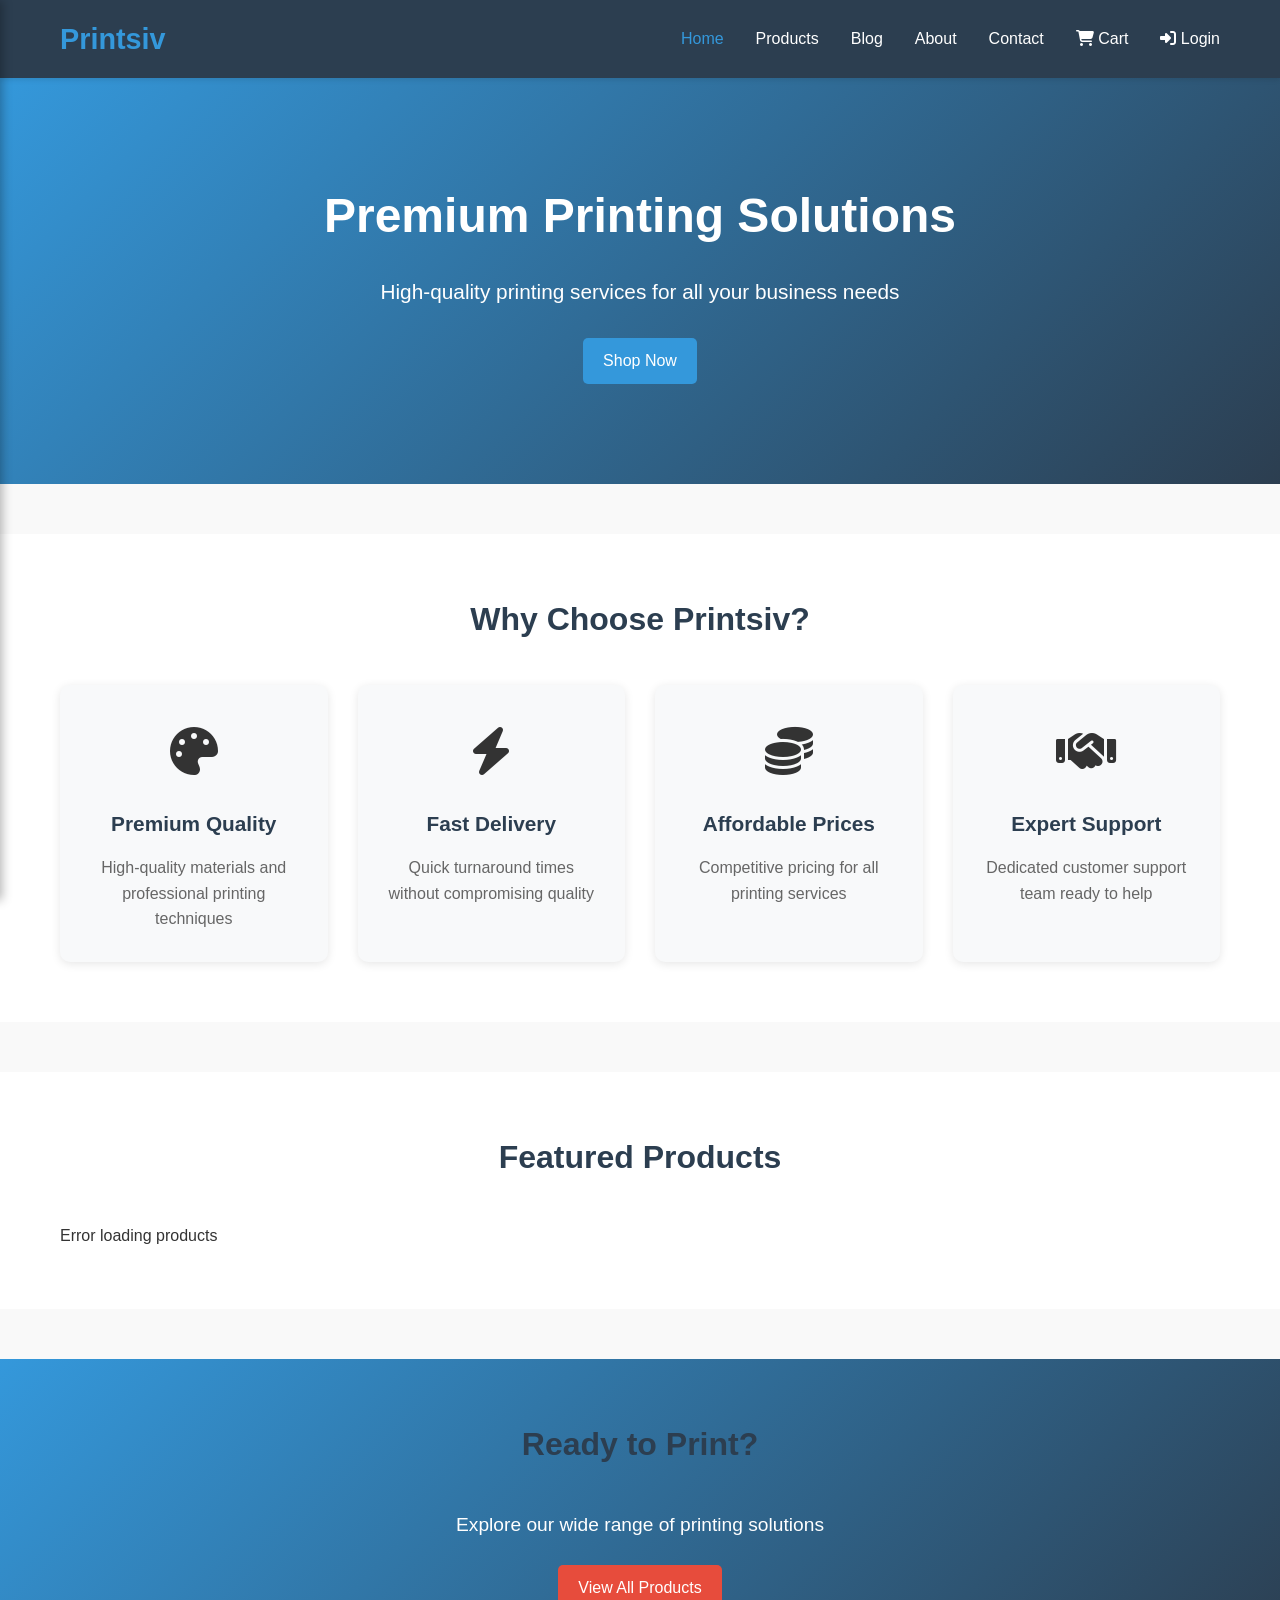
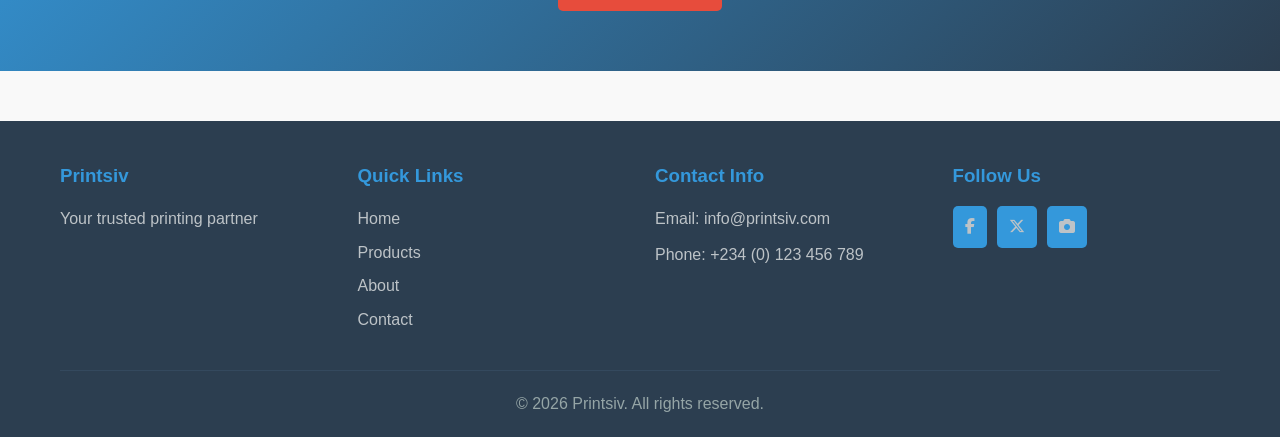
<file: index.html>
<!DOCTYPE html>
<html lang="en">
<head>
    <meta charset="UTF-8">
    <meta name="viewport" content="width=device-width, initial-scale=1.0">
    <title>Printsiv - Premium Printing Solutions</title>
    <link rel="stylesheet" href="https://cdnjs.cloudflare.com/ajax/libs/font-awesome/6.5.1/css/all.min.css">
    <link rel="stylesheet" href="styles.css">
</head>
<body>
    <!-- Navigation -->
    <nav class="navbar">
        <div class="nav-container">
            <div class="logo">
                <h1>Printsiv</h1>
            </div>
            <ul class="nav-menu">
                <li><a href="index.html" class="active">Home</a></li>
                <li><a href="products.html">Products</a></li>
                <li><a href="blog.html">Blog</a></li>
                <li><a href="about.html">About</a></li>
                <li><a href="contact.html">Contact</a></li>
                <li><a href="cart.html" class="cart-link"><i class="fas fa-shopping-cart"></i> Cart <span id="cart-count" class="cart-badge" style="display: none;">0</span></a></li>
                <li><a href="login.html"><i class="fas fa-sign-in-alt"></i> Login</a></li>
            </ul>
            <div class="hamburger">
                <span></span>
                <span></span>
                <span></span>
            </div>
        </div>
    </nav>

    <!-- Mobile Sidebar -->
    <div class="sidebar-overlay"></div>
    <aside class="mobile-sidebar">
        <div class="sidebar-header">
            <h2>Printsiv</h2>
            <button class="sidebar-close">&times;</button>
        </div>
        <ul class="sidebar-nav">
            <li><a href="index.html"><i class="fas fa-home"></i> Home</a></li>
            <li><a href="products.html"><i class="fas fa-shopping-bag"></i> Products</a></li>
            <li><a href="blog.html"><i class="fas fa-blog"></i> Blog</a></li>
            <li><a href="about.html"><i class="fas fa-info-circle"></i> About</a></li>
            <li><a href="contact.html"><i class="fas fa-envelope"></i> Contact</a></li>
            <li><a href="cart.html"><i class="fas fa-shopping-cart"></i> Cart <span id="cart-count" class="cart-badge" style="display: none;">0</span></a></li>
            <li><a href="login.html"><i class="fas fa-sign-in-alt"></i> Login</a></li>
        </ul>
    </aside>

    <!-- Hero Section -->
    <section class="hero">
        <div class="hero-content">
            <h1>Premium Printing Solutions</h1>
            <p>High-quality printing services for all your business needs</p>
            <a href="products.html" class="btn btn-primary">Shop Now</a>
        </div>
    </section>

    <!-- Features Section -->
    <section class="features">
        <div class="container">
            <h2>Why Choose Printsiv?</h2>
            <div class="features-grid">
                <div class="feature-card">
                    <div class="feature-icon"><i class="fas fa-palette"></i></div>
                    <h3>Premium Quality</h3>
                    <p>High-quality materials and professional printing techniques</p>
                </div>
                <div class="feature-card">
                    <div class="feature-icon"><i class="fas fa-bolt"></i></div>
                    <h3>Fast Delivery</h3>
                    <p>Quick turnaround times without compromising quality</p>
                </div>
                <div class="feature-card">
                    <div class="feature-icon"><i class="fas fa-coins"></i></div>
                    <h3>Affordable Prices</h3>
                    <p>Competitive pricing for all printing services</p>
                </div>
                <div class="feature-card">
                    <div class="feature-icon"><i class="fas fa-handshake"></i></div>
                    <h3>Expert Support</h3>
                    <p>Dedicated customer support team ready to help</p>
                </div>
            </div>
        </div>
    </section>

    <!-- Featured Products -->
    <section class="featured-products">
        <div class="container">
            <h2>Featured Products</h2>
            <div id="featured-products-container" class="products-grid"></div>
        </div>
    </section>

    <!-- Call to Action -->
    <section class="cta">
        <div class="container">
            <h2>Ready to Print?</h2>
            <p>Explore our wide range of printing solutions</p>
            <a href="products.html" class="btn btn-secondary">View All Products</a>
        </div>
    </section>

    <!-- Footer -->
    <footer class="footer">
        <div class="container">
            <div class="footer-content">
                <div class="footer-section">
                    <h3>Printsiv</h3>
                    <p>Your trusted printing partner</p>
                </div>
                <div class="footer-section">
                    <h3>Quick Links</h3>
                    <ul>
                        <li><a href="index.html">Home</a></li>
                        <li><a href="products.html">Products</a></li>
                        <li><a href="about.html">About</a></li>
                        <li><a href="contact.html">Contact</a></li>
                    </ul>
                </div>
                <div class="footer-section">
                    <h3>Contact Info</h3>
                    <p>Email: info@printsiv.com</p>
                    <p>Phone: +234 (0) 123 456 789</p>
                </div>
                <div class="footer-section">
                    <h3>Follow Us</h3>
                    <div class="social-links">
                        <a href="#" title="Facebook"><i class="fab fa-facebook-f"></i></a>
                        <a href="#" title="Twitter"><i class="fab fa-x-twitter"></i></a>
                        <a href="#" title="Instagram"><i class="fas fa-camera"></i></a>
                    </div>
                </div>
            </div>
            <div class="footer-bottom">
                <p>&copy; 2026 Printsiv. All rights reserved.</p>
            </div>
        </div>
    </footer>

    <script src="script.js"></script>
    <script>
        document.addEventListener('DOMContentLoaded', function() {
            loadFeaturedProducts();
            updateCartCount();
        });

        function loadFeaturedProducts() {
            fetch('api/get-products.php?limit=4')
                .then(response => response.json())
                .then(data => {
                    const container = document.getElementById('featured-products-container');
                    if (data.success && data.products.length > 0) {
                        container.innerHTML = data.products.map(product => `
                            <div class="product-card">
                                <div class="product-image">
                                    <img src="${product.image || 'img/placeholder.jpg'}" alt="${product.product_name}">
                                </div>
                                <div class="product-info">
                                    <h3>${product.product_name}</h3>
                                    <p class="price">₦${parseFloat(product.price).toLocaleString()}</p>
                                    <button class="btn btn-small" onclick="viewProduct(${product.id})">View Details</button>
                                </div>
                            </div>
                        `).join('');
                    } else {
                        container.innerHTML = '<p>No products available</p>';
                    }
                })
                .catch(error => {
                    console.error('Error:', error);
                    document.getElementById('featured-products-container').innerHTML = '<p>Error loading products</p>';
                });
        }

        function viewProduct(productId) {
            window.location.href = `products.html?id=${productId}`;
        }

        function updateCartCount() {
            const cart = JSON.parse(localStorage.getItem('cart')) || [];
            const count = cart.reduce((total, item) => total + item.quantity, 0);
            const cartBadge = document.getElementById('cart-count');
            
            if (count > 0) {
                cartBadge.textContent = count;
                cartBadge.style.display = 'inline-block';
            } else {
                cartBadge.style.display = 'none';
            }
        }
    </script>
</body>
</html>
</file>
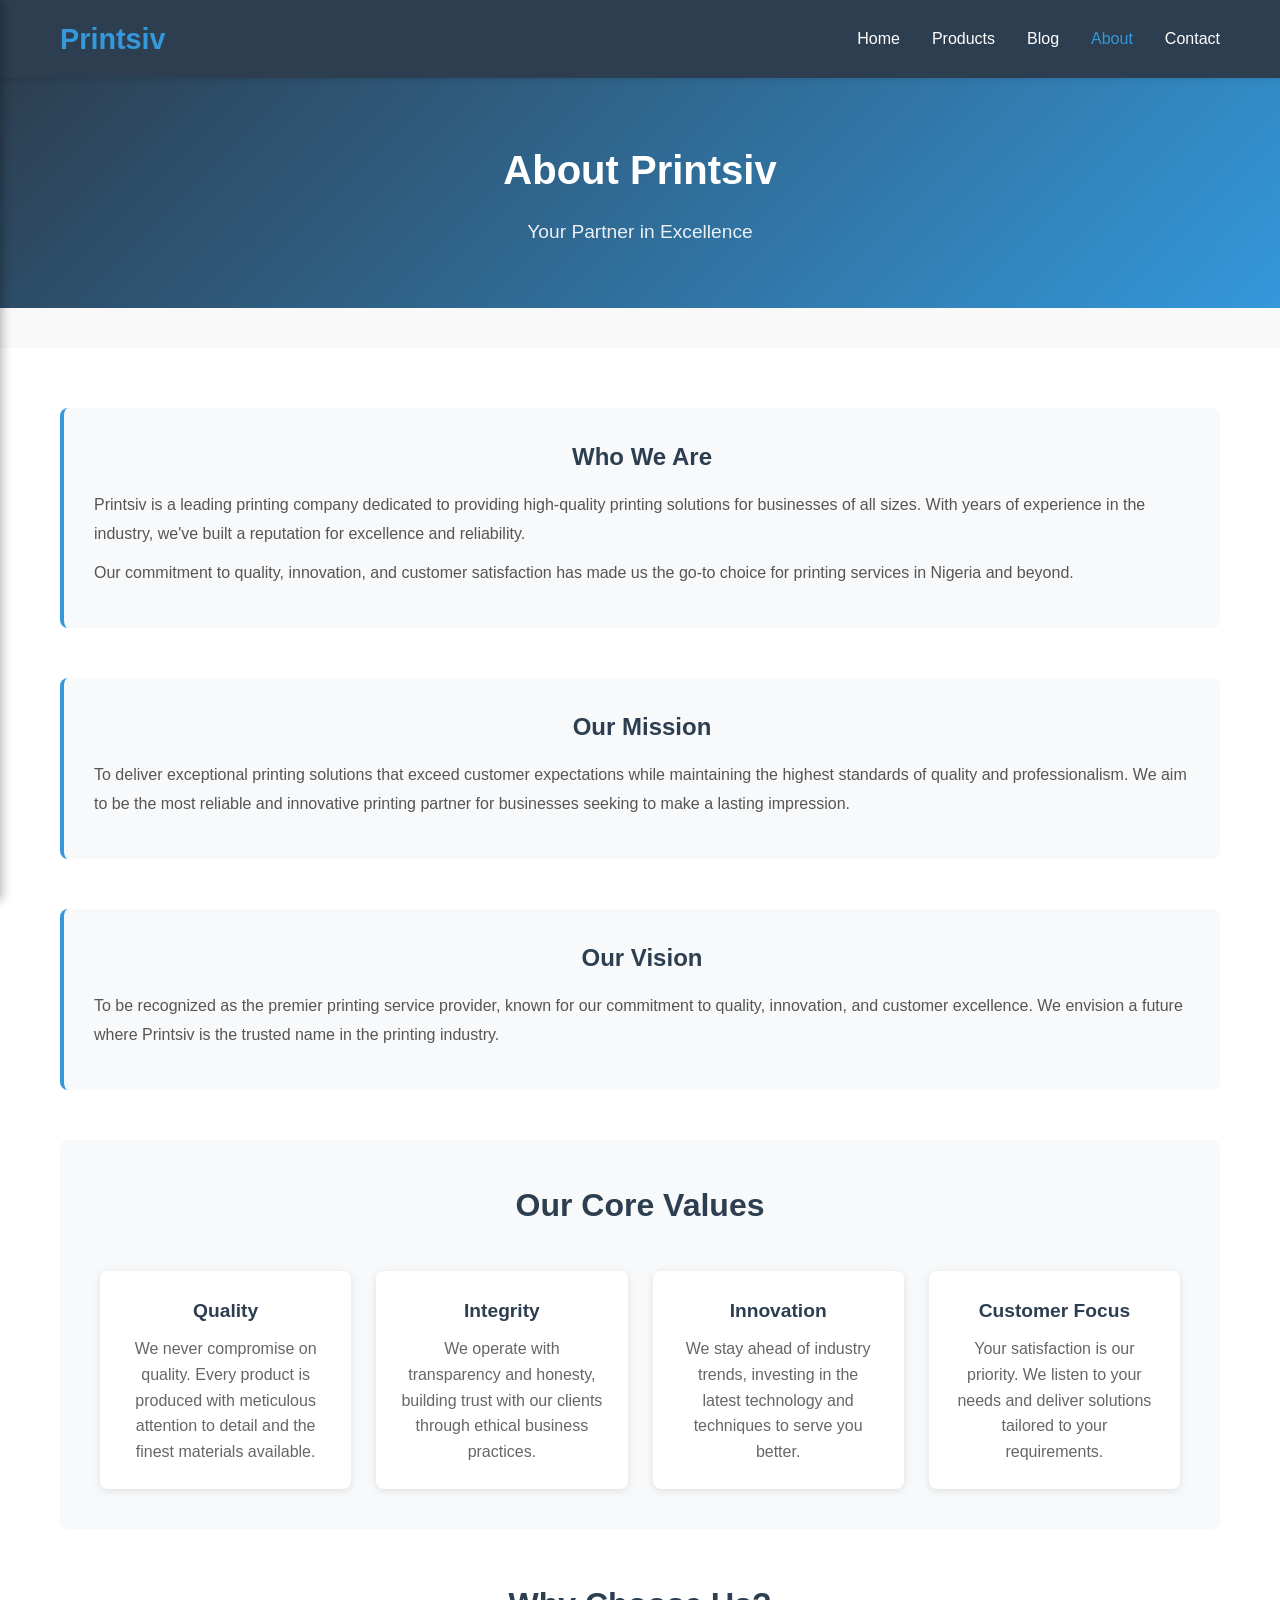
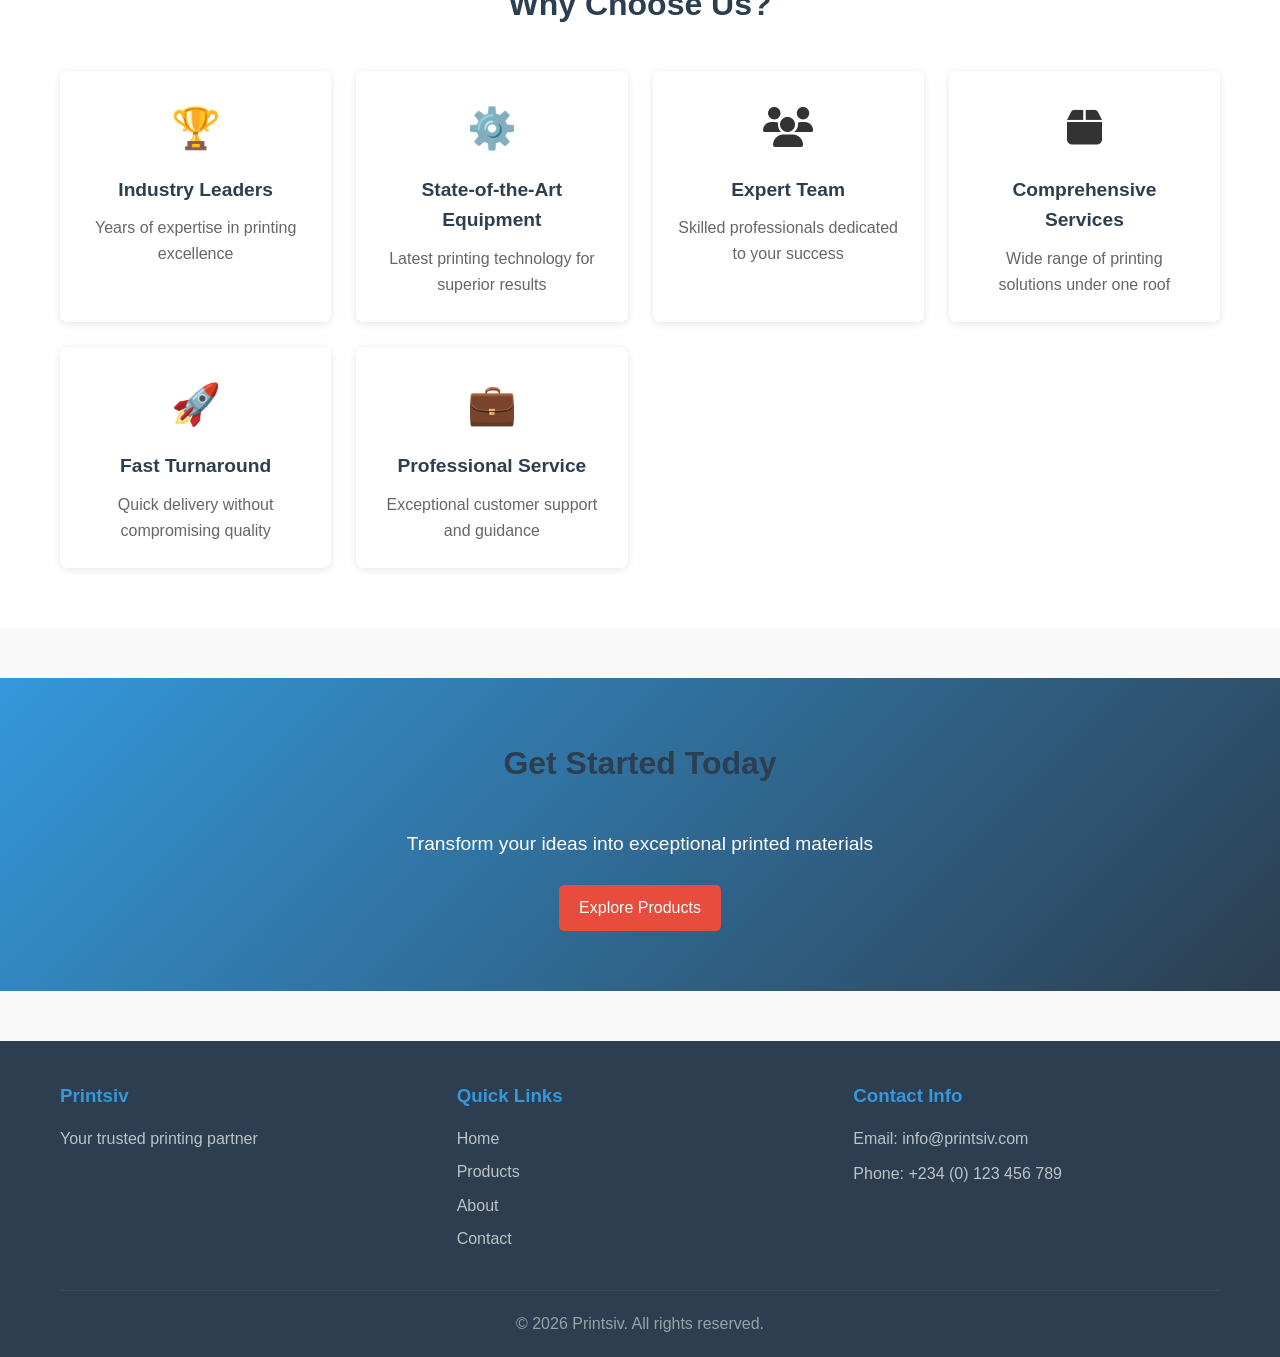
<file: about.html>
<!DOCTYPE html>
<html lang="en">
<head>
    <meta charset="UTF-8">
    <meta name="viewport" content="width=device-width, initial-scale=1.0">
    <title>About Us - Printsiv</title>
    <link rel="stylesheet" href="https://cdnjs.cloudflare.com/ajax/libs/font-awesome/6.5.1/css/all.min.css">
    <link rel="stylesheet" href="styles.css">
</head>
<body>
    <!-- Navigation -->
    <nav class="navbar">
        <div class="nav-container">
            <div class="logo">
                <h1>Printsiv</h1>
            </div>
            <ul class="nav-menu">
                <li><a href="index.html">Home</a></li>
                <li><a href="products.html">Products</a></li>
                <li><a href="blog.html">Blog</a></li>
                <li><a href="about.html" class="active">About</a></li>
                <li><a href="contact.html">Contact</a></li>
            </ul>
            <div class="hamburger">
                <span></span>
                <span></span>
                <span></span>
            </div>
        </div>
    </nav>

    <!-- Mobile Sidebar -->
    <div class="sidebar-overlay"></div>
    <aside class="mobile-sidebar">
        <div class="sidebar-header">
            <h2>Printsiv</h2>
            <button class="sidebar-close">&times;</button>
        </div>
        <ul class="sidebar-nav">
            <li><a href="index.html"><i class="fas fa-home"></i> Home</a></li>
            <li><a href="products.html"><i class="fas fa-shopping-bag"></i> Products</a></li>
            <li><a href="blog.html"><i class="fas fa-blog"></i> Blog</a></li>
            <li><a href="about.html"><i class="fas fa-info-circle"></i> About</a></li>
            <li><a href="contact.html"><i class="fas fa-envelope"></i> Contact</a></li>
            <li><a href="cart.html"><i class="fas fa-shopping-cart"></i> Cart <span id="cart-count" class="cart-badge" style="display: none;">0</span></a></li>
            <li><a href="login.html"><i class="fas fa-sign-in-alt"></i> Login</a></li>
        </ul>
    </aside>

    <!-- Hero Section -->
    <section class="page-hero">
        <div class="page-hero-content">
            <h1>About Printsiv</h1>
            <p>Your Partner in Excellence</p>
        </div>
    </section>

    <!-- About Content -->
    <section class="about-section">
        <div class="container">
            <div class="about-content">
                <div class="about-text">
                    <h2>Who We Are</h2>
                    <p>Printsiv is a leading printing company dedicated to providing high-quality printing solutions for businesses of all sizes. With years of experience in the industry, we've built a reputation for excellence and reliability.</p>
                    <p>Our commitment to quality, innovation, and customer satisfaction has made us the go-to choice for printing services in Nigeria and beyond.</p>
                </div>
            </div>

            <div class="about-content">
                <div class="about-text">
                    <h2>Our Mission</h2>
                    <p>To deliver exceptional printing solutions that exceed customer expectations while maintaining the highest standards of quality and professionalism. We aim to be the most reliable and innovative printing partner for businesses seeking to make a lasting impression.</p>
                </div>
            </div>

            <div class="about-content">
                <div class="about-text">
                    <h2>Our Vision</h2>
                    <p>To be recognized as the premier printing service provider, known for our commitment to quality, innovation, and customer excellence. We envision a future where Printsiv is the trusted name in the printing industry.</p>
                </div>
            </div>

            <div class="values-section">
                <h2>Our Core Values</h2>
                <div class="values-grid">
                    <div class="value-card">
                        <h3>Quality</h3>
                        <p>We never compromise on quality. Every product is produced with meticulous attention to detail and the finest materials available.</p>
                    </div>
                    <div class="value-card">
                        <h3>Integrity</h3>
                        <p>We operate with transparency and honesty, building trust with our clients through ethical business practices.</p>
                    </div>
                    <div class="value-card">
                        <h3>Innovation</h3>
                        <p>We stay ahead of industry trends, investing in the latest technology and techniques to serve you better.</p>
                    </div>
                    <div class="value-card">
                        <h3>Customer Focus</h3>
                        <p>Your satisfaction is our priority. We listen to your needs and deliver solutions tailored to your requirements.</p>
                    </div>
                </div>
            </div>

            <div class="team-section">
                <h2>Why Choose Us?</h2>
                <div class="why-choose-grid">
                    <div class="why-card">
                        <div class="why-icon">🏆</div>
                        <h3>Industry Leaders</h3>
                        <p>Years of expertise in printing excellence</p>
                    </div>
                    <div class="why-card">
                        <div class="why-icon">⚙️</div>
                        <h3>State-of-the-Art Equipment</h3>
                        <p>Latest printing technology for superior results</p>
                    </div>
                    <div class="why-card">
                        <div class="why-icon"><i class="fas fa-users"></i></div>
                        <h3>Expert Team</h3>
                        <p>Skilled professionals dedicated to your success</p>
                    </div>
                    <div class="why-card">
                        <div class="why-icon"><i class="fas fa-box"></i></div>
                        <h3>Comprehensive Services</h3>
                        <p>Wide range of printing solutions under one roof</p>
                    </div>
                    <div class="why-card">
                        <div class="why-icon">🚀</div>
                        <h3>Fast Turnaround</h3>
                        <p>Quick delivery without compromising quality</p>
                    </div>
                    <div class="why-card">
                        <div class="why-icon">💼</div>
                        <h3>Professional Service</h3>
                        <p>Exceptional customer support and guidance</p>
                    </div>
                </div>
            </div>
        </div>
    </section>

    <!-- Call to Action -->
    <section class="cta">
        <div class="container">
            <h2>Get Started Today</h2>
            <p>Transform your ideas into exceptional printed materials</p>
            <a href="products.html" class="btn btn-secondary">Explore Products</a>
        </div>
    </section>

    <!-- Footer -->
    <footer class="footer">
        <div class="container">
            <div class="footer-content">
                <div class="footer-section">
                    <h3>Printsiv</h3>
                    <p>Your trusted printing partner</p>
                </div>
                <div class="footer-section">
                    <h3>Quick Links</h3>
                    <ul>
                        <li><a href="index.html">Home</a></li>
                        <li><a href="products.html">Products</a></li>
                        <li><a href="about.html">About</a></li>
                        <li><a href="contact.html">Contact</a></li>
                    </ul>
                </div>
                <div class="footer-section">
                    <h3>Contact Info</h3>
                    <p>Email: info@printsiv.com</p>
                    <p>Phone: +234 (0) 123 456 789</p>
                </div>
            </div>
            <div class="footer-bottom">
                <p>&copy; 2026 Printsiv. All rights reserved.</p>
            </div>
        </div>
    </footer>

    <script src="script.js"></script>
</body>
</html>
</file>
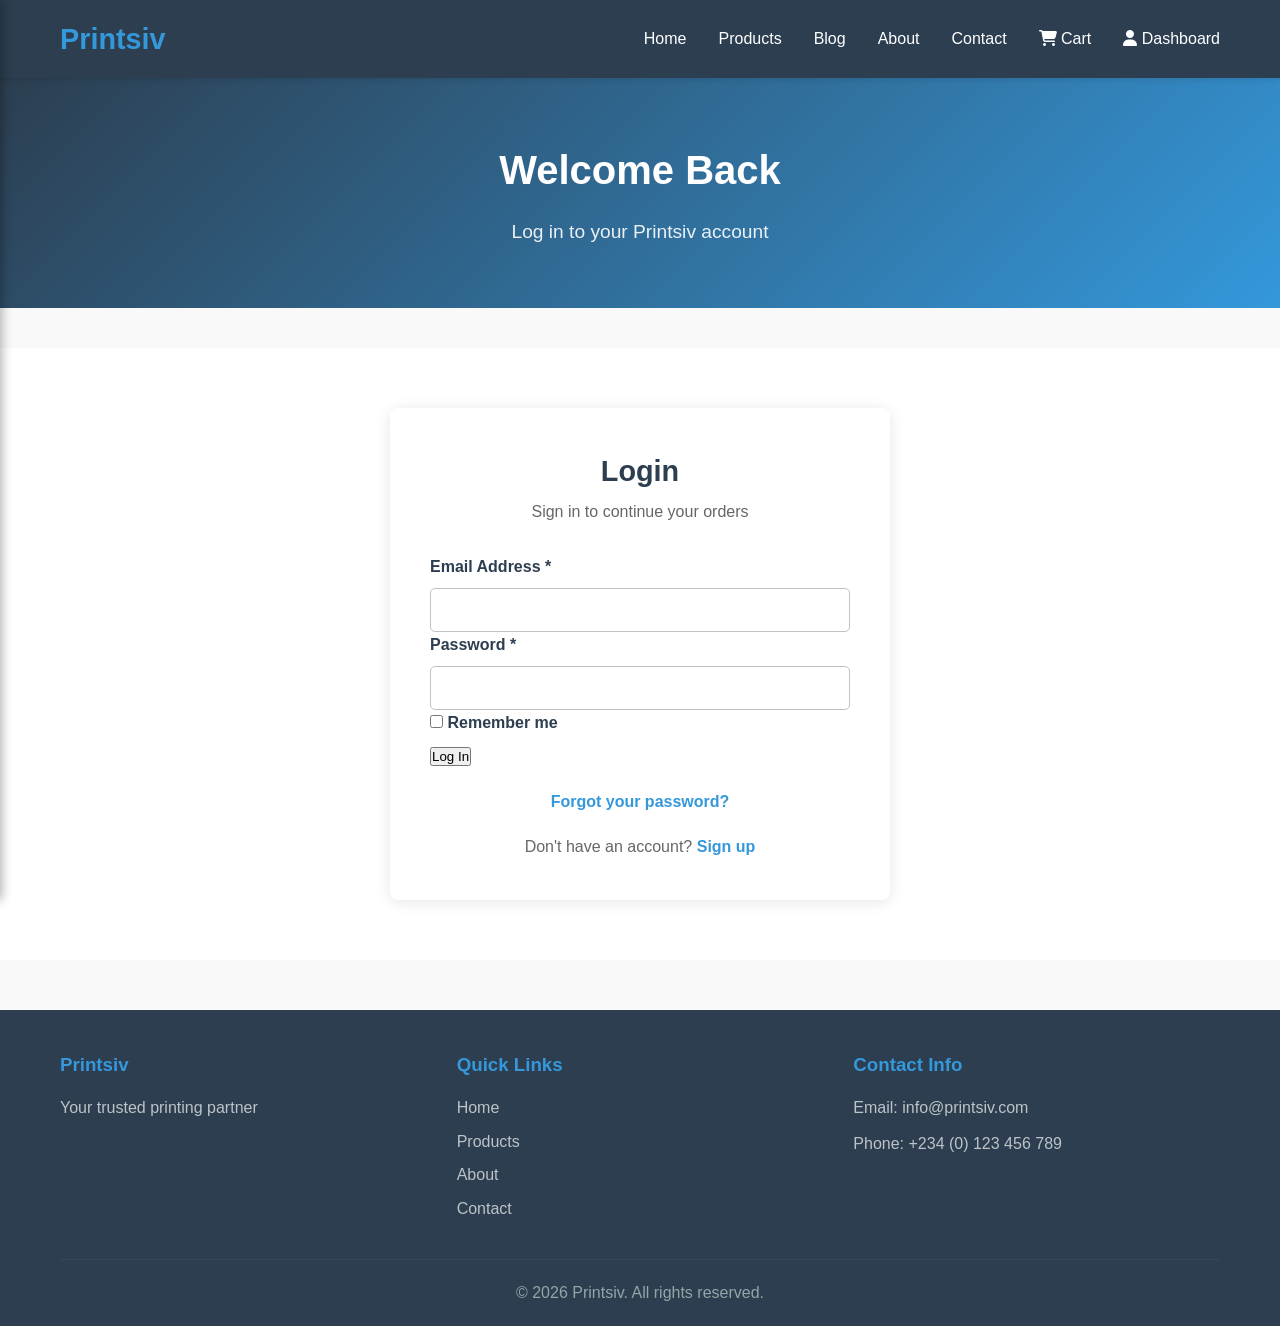
<file: admin-dashboard.html>
<!DOCTYPE html>
<html lang="en">
<head>
    <meta charset="UTF-8">
    <meta name="viewport" content="width=device-width, initial-scale=1.0">
    <title>Admin Dashboard - Printsiv</title>
    <link rel="stylesheet" href="https://cdnjs.cloudflare.com/ajax/libs/font-awesome/6.5.1/css/all.min.css">
    <link rel="stylesheet" href="styles.css">
    <style>
        .dashboard-container {
            display: grid;
            grid-template-columns: 250px 1fr;
            min-height: calc(100vh - 120px);
        }

        .sidebar {
            background-color: #2c3e50;
            color: white;
            padding: 20px 0;
        }

        .sidebar h3 {
            padding: 0 20px 20px;
            border-bottom: 1px solid #34495e;
            margin-bottom: 15px;
            color: #3498db;
        }

        .sidebar-nav {
            list-style: none;
        }

        .sidebar-nav li {
            padding: 0;
        }

        .sidebar-nav a {
            display: block;
            padding: 12px 20px;
            color: #bdc3c7;
            text-decoration: none;
            transition: all 0.3s;
            border-left: 3px solid transparent;
        }

        .sidebar-nav a:hover,
        .sidebar-nav a.active {
            background-color: #34495e;
            color: white;
            border-left-color: #3498db;
        }

        .main-content {
            padding: 30px;
            background-color: #f9f9f9;
        }

        .dashboard-header {
            display: flex;
            justify-content: space-between;
            align-items: center;
            margin-bottom: 30px;
        }

        .dashboard-header h1 {
            font-size: 1.8rem;
            color: #2c3e50;
        }

        .user-info {
            display: flex;
            align-items: center;
            gap: 15px;
        }

        .user-info span {
            font-weight: 500;
            color: #2c3e50;
        }

        .logout-btn {
            padding: 8px 16px;
            background-color: #e74c3c;
            color: white;
            border: none;
            border-radius: 4px;
            cursor: pointer;
            font-size: 0.9rem;
        }

        .logout-btn:hover {
            background-color: #c0392b;
        }

        .stats-grid {
            display: grid;
            grid-template-columns: repeat(auto-fit, minmax(200px, 1fr));
            gap: 20px;
            margin-bottom: 30px;
        }

        .stat-card {
            background: white;
            padding: 20px;
            border-radius: 8px;
            box-shadow: 0 2px 10px rgba(0,0,0,0.1);
            text-align: center;
        }

        .stat-card h3 {
            font-size: 2rem;
            color: #3498db;
            margin-bottom: 5px;
        }

        .stat-card p {
            color: #666;
            font-size: 0.9rem;
        }

        .dashboard-table {
            width: 100%;
            background: white;
            border-radius: 8px;
            overflow: hidden;
            box-shadow: 0 2px 10px rgba(0,0,0,0.1);
            margin-bottom: 30px;
        }

        .dashboard-table h3 {
            padding: 15px 20px;
            margin: 0;
            background-color: #f8f9fa;
            border-bottom: 1px solid #e0e0e0;
        }

        table {
            width: 100%;
            border-collapse: collapse;
        }

        th, td {
            padding: 12px 15px;
            text-align: left;
            border-bottom: 1px solid #e0e0e0;
        }

        th {
            background-color: #f8f9fa;
            font-weight: 600;
            color: #2c3e50;
            font-size: 0.9rem;
            text-transform: uppercase;
        }

        td {
            font-size: 0.9rem;
        }

        .status-badge {
            padding: 4px 10px;
            border-radius: 12px;
            font-size: 0.8rem;
            font-weight: 600;
        }

        .status-pending {
            background-color: #fff3cd;
            color: #856404;
        }

        .status-processing {
            background-color: #cce5ff;
            color: #004085;
        }

        .status-shipped {
            background-color: #d4edda;
            color: #155724;
        }

        .status-delivered {
            background-color: #d1ecf1;
            color: #0c5460;
        }

        .status-cancelled {
            background-color: #f8d7da;
            color: #721c24;
        }

        .action-btn {
            padding: 5px 10px;
            border: none;
            border-radius: 4px;
            cursor: pointer;
            font-size: 0.8rem;
            margin: 0 2px;
        }

        .btn-view {
            background-color: #3498db;
            color: white;
        }

        .btn-approve {
            background-color: #27ae60;
            color: white;
        }

        .btn-cancel {
            background-color: #e74c3c;
            color: white;
        }

        .tab-nav {
            display: flex;
            gap: 0;
            margin-bottom: 20px;
            border-bottom: 2px solid #e0e0e0;
        }

        .tab-btn {
            padding: 10px 20px;
            background: none;
            border: none;
            cursor: pointer;
            font-size: 0.95rem;
            color: #666;
            border-bottom: 2px solid transparent;
            margin-bottom: -2px;
        }

        .tab-btn:hover {
            color: #2c3e50;
        }

        .tab-btn.active {
            color: #3498db;
            border-bottom-color: #3498db;
            font-weight: 600;
        }

        .tab-content {
            display: none;
        }

        .tab-content.active {
            display: block;
        }

        .loading-spinner {
            text-align: center;
            padding: 40px;
            color: #7f8c8d;
        }

        .spinner {
            border: 4px solid #f3f3f3;
            border-top: 4px solid #3498db;
            border-radius: 50%;
            width: 40px;
            height: 40px;
            animation: spin 1s linear infinite;
            margin: 0 auto 15px;
        }

        @keyframes spin {
            0% { transform: rotate(0deg); }
            100% { transform: rotate(360deg); }
        }

        @media (max-width: 768px) {
            .dashboard-container {
                grid-template-columns: 1fr;
            }

            .sidebar {
                padding: 10px 0;
            }

            .sidebar-nav {
                display: flex;
                flex-wrap: wrap;
            }

            .sidebar-nav a {
                padding: 8px 12px;
                font-size: 0.85rem;
            }

            .stats-grid {
                grid-template-columns: repeat(2, 1fr);
            }

            .dashboard-header {
                flex-direction: column;
                gap: 15px;
                align-items: flex-start;
            }

            table {
                font-size: 0.8rem;
            }

            th, td {
                padding: 8px 10px;
            }
        }
    </style>
</head>
<body>
    <nav class="navbar">
        <div class="nav-container">
            <div class="logo">
                <h1>Printsiv</h1>
            </div>
            <ul class="nav-menu">
                <li><a href="index.html">Home</a></li>
                <li><a href="products.html">Products</a></li>
                <li><a href="blog.html">Blog</a></li>
                <li><a href="cart.html">Cart</a></li>
                <li><a href="admin-dashboard.html" class="active">Dashboard</a></li>
            </ul>
            <div class="hamburger">
                <span></span>
                <span></span>
                <span></span>
            </div>
        </div>
    </nav>

    <!-- Mobile Sidebar -->
    <div class="sidebar-overlay"></div>
    <aside class="mobile-sidebar">
        <div class="sidebar-header">
            <h2>Printsiv</h2>
            <button class="sidebar-close">&times;</button>
        </div>
        <ul class="sidebar-nav">
            <li><a href="index.html"><i class="fas fa-home"></i> Home</a></li>
            <li><a href="products.html"><i class="fas fa-shopping-bag"></i> Products</a></li>
            <li><a href="blog.html"><i class="fas fa-blog"></i> Blog</a></li>
                <li><a href="cart.html"><i class="fas fa-shopping-cart"></i> Cart</a></li>
                <li><a href="admin-dashboard.html" class="active"><i class="fas fa-cog"></i> Dashboard</a></li>
                <li><a href="login.html"><i class="fas fa-sign-in-alt"></i> Login</a></li>
        </ul>
    </aside>

    <div class="dashboard-container">
        <aside class="sidebar">
            <h3>Admin Panel</h3>
            <ul class="sidebar-nav">
                <li><a href="#" class="active" onclick="showTab('overview', event)">📊 Overview</a></li>
                <li><a href="#" onclick="showTab('orders', event)"><i class="fas fa-box"></i> Orders</a></li>
                <li><a href="#" onclick="showTab('products', event)"><i class="fas fa-shopping-bag"></i> Products</a></li>
                <li><a href="#" onclick="showTab('customers', event)"><i class="fas fa-users"></i> Customers</a></li>
                <li><a href="#" onclick="showTab('messages', event)"><i class="fas fa-comments"></i> Messages</a></li>
            </ul>
        </aside>

        <main class="main-content">
            <div class="dashboard-header">
                <h1 id="dashboard-title">Dashboard Overview</h1>
                <div class="user-info">
                    <span id="admin-username">Admin</span>
                    <button class="logout-btn" onclick="logout()">Logout</button>
                </div>
            </div>

            <div class="stats-grid" id="stats-grid">
                <div class="stat-card">
                    <h3 id="stat-total-orders">0</h3>
                    <p>Total Orders</p>
                </div>
                <div class="stat-card">
                    <h3 id="stat-pending-orders">0</h3>
                    <p>Pending Orders</p>
                </div>
                <div class="stat-card">
                    <h3 id="stat-total-revenue">₦0</h3>
                    <p>Total Revenue</p>
                </div>
                <div class="stat-card">
                    <h3 id="stat-total-customers">0</h3>
                    <p>Total Customers</p>
                </div>
            </div>

            <div class="tab-nav">
                <button class="tab-btn active" onclick="showTab('overview', event)">Overview</button>
                <button class="tab-btn" onclick="showTab('orders', event)">Orders</button>
                <button class="tab-btn" onclick="showTab('products', event)">Products</button>
            </div>

            <div id="tab-overview" class="tab-content active">
                <div class="dashboard-table">
                    <h3>Recent Orders</h3>
                    <div id="recent-orders-container">
                        <div class="loading-spinner"><div class="spinner"></div><p>Loading orders...</p></div>
                    </div>
                </div>
            </div>

            <div id="tab-orders" class="tab-content">
                <div class="dashboard-table">
                    <h3>All Orders</h3>
                    <div id="all-orders-container">
                        <div class="loading-spinner"><div class="spinner"></div><p>Loading orders...</p></div>
                    </div>
                </div>
            </div>

            <div id="tab-products" class="tab-content">
                <div class="dashboard-table">
                    <h3>Product Management</h3>
                    <div id="products-container">
                        <div class="loading-spinner"><div class="spinner"></div><p>Loading products...</p></div>
                    </div>
                </div>
            </div>

            <div id="tab-customers" class="tab-content">
                <div class="dashboard-table">
                    <h3>Customer List</h3>
                    <div id="customers-container">
                        <div class="loading-spinner"><div class="spinner"></div><p>Loading customers...</p></div>
                    </div>
                </div>
            </div>

            <div id="tab-messages" class="tab-content">
                <div class="dashboard-table">
                    <h3>Contact Messages</h3>
                    <div id="messages-container">
                        <div class="loading-spinner"><div class="spinner"></div><p>Loading messages...</p></div>
                    </div>
                </div>
            </div>
        </main>
    </div>

    <footer class="footer">
        <div class="container">
            <div class="footer-bottom">
                <p>&copy; 2026 Printsiv. All rights reserved.</p>
            </div>
        </div>
    </footer>

    <script src="script.js"></script>
    <script>
        let currentTab = 'overview';

        document.addEventListener('DOMContentLoaded', function() {
            const user = JSON.parse(localStorage.getItem('user') || '{}');
            if (!user.id || user.role !== 'admin') {
                window.location.href = 'login.html';
                return;
            }
            document.getElementById('admin-username').textContent = user.first_name || user.email || 'Admin';
            loadDashboardData();
        });

        function showTab(tab, event) {
            if (event) event.preventDefault();
            currentTab = tab;

            document.querySelectorAll('.tab-content').forEach(el => el.classList.remove('active'));
            document.querySelectorAll('.tab-btn').forEach(el => el.classList.remove('active'));
            document.querySelectorAll('.sidebar-nav a').forEach(el => el.classList.remove('active'));

            const tabEl = document.getElementById('tab-' + tab);
            if (tabEl) tabEl.classList.add('active');

            const titles = { overview: 'Dashboard Overview', orders: 'All Orders', products: 'Product Management', customers: 'Customer List', messages: 'Contact Messages' };
            document.getElementById('dashboard-title').textContent = titles[tab] || 'Dashboard';

            const sidebarLinks = document.querySelectorAll('.sidebar-nav a');
            const tabIndex = ['overview', 'orders', 'products', 'customers', 'messages'].indexOf(tab);
            if (sidebarLinks[tabIndex]) sidebarLinks[tabIndex].classList.add('active');

            loadDashboardData();
        }

        function loadDashboardData() {
            loadStats();
            if (currentTab === 'overview' || currentTab === 'orders') loadOrders();
            if (currentTab === 'products') loadProducts();
            if (currentTab === 'customers') loadCustomers();
            if (currentTab === 'messages') loadMessages();
        }

        function loadStats() {
            fetch('api/admin-dashboard.php?action=stats')
                .then(r => r.json())
                .then(data => {
                    if (data.success) {
                        document.getElementById('stat-total-orders').textContent = data.stats.total_orders || 0;
                        document.getElementById('stat-pending-orders').textContent = data.stats.pending_orders || 0;
                        document.getElementById('stat-total-revenue').textContent = '₦' + (data.stats.total_revenue || 0).toLocaleString();
                        document.getElementById('stat-total-customers').textContent = data.stats.total_customers || 0;
                    }
                })
                .catch(err => console.error('Stats error:', err));
        }

        function loadOrders() {
            const container = currentTab === 'overview' ? document.getElementById('recent-orders-container') : document.getElementById('all-orders-container');
            if (!container) return;

            fetch('api/admin-dashboard.php?action=orders&limit=' + (currentTab === 'overview' ? '5' : '50'))
                .then(r => r.json())
                .then(data => {
                    if (!data.success || !data.orders.length) {
                        container.innerHTML = '<p style="padding:20px;text-align:center;color:#666;">No orders found</p>';
                        return;
                    }
                    container.innerHTML = `
                        <table>
                            <thead><tr><th>Order ID</th><th>Customer</th><th>Email</th><th>Total</th><th>Status</th><th>Date</th><th>Actions</th></tr></thead>
                            <tbody>${data.orders.map(o => `
                                <tr>
                                    <td>${o.order_id}</td>
                                    <td>${o.customer_name}</td>
                                    <td>${o.email}</td>
                                    <td>₦${parseFloat(o.total).toLocaleString()}</td>
                                    <td><span class="status-badge status-${o.status}">${o.status}</span></td>
                                    <td>${new Date(o.created_at).toLocaleDateString()}</td>
                                    <td>
                                        <button class="action-btn btn-view" onclick="viewOrder('${o.order_id}')">View</button>
                                        ${o.status === 'pending' ? `<button class="action-btn btn-approve" onclick="updateOrderStatus('${o.order_id}','processing')">Approve</button>` : ''}
                                        ${o.status !== 'cancelled' && o.status !== 'delivered' ? `<button class="action-btn btn-cancel" onclick="updateOrderStatus('${o.order_id}','cancelled')">Cancel</button>` : ''}
                                    </td>
                                </tr>
                            `).join('')}</tbody>
                        </table>`;
                })
                .catch(err => { container.innerHTML = '<p>Error loading orders</p>'; console.error(err); });
        }

        function loadProducts() {
            const container = document.getElementById('products-container');
            fetch('api/admin-dashboard.php?action=products')
                .then(r => r.json())
                .then(data => {
                    if (!data.success || !data.products.length) {
                        container.innerHTML = '<p style="padding:20px;text-align:center;color:#666;">No products found</p>';
                        return;
                    }
                    container.innerHTML = `
                        <table>
                            <thead><tr><th>ID</th><th>Name</th><th>Category</th><th>Price</th><th>Stock</th><th>Status</th></tr></thead>
                            <tbody>${data.products.map(p => `
                                <tr>
                                    <td>${p.id}</td>
                                    <td>${p.product_name}</td>
                                    <td>${p.category_name || 'N/A'}</td>
                                    <td>₦${parseFloat(p.price).toLocaleString()}</td>
                                    <td>${p.stock_quantity}</td>
                                    <td><span class="status-badge ${p.status === 'active' ? 'status-shipped' : 'status-cancelled'}">${p.status}</span></td>
                                </tr>
                            `).join('')}</tbody>
                        </table>`;
                })
                .catch(err => { container.innerHTML = '<p>Error loading products</p>'; console.error(err); });
        }

        function loadCustomers() {
            const container = document.getElementById('customers-container');
            fetch('api/admin-dashboard.php?action=customers')
                .then(r => r.json())
                .then(data => {
                    if (!data.success || !data.customers.length) {
                        container.innerHTML = '<p style="padding:20px;text-align:center;color:#666;">No customers found</p>';
                        return;
                    }
                    container.innerHTML = `
                        <table>
                            <thead><tr><th>Name</th><th>Email</th><th>Phone</th><th>City</th><th>Joined</th></tr></thead>
                            <tbody>${data.customers.map(c => `
                                <tr>
                                    <td>${c.first_name} ${c.last_name}</td>
                                    <td>${c.email}</td>
                                    <td>${c.phone || 'N/A'}</td>
                                    <td>${c.city || 'N/A'}</td>
                                    <td>${new Date(c.created_at).toLocaleDateString()}</td>
                                </tr>
                            `).join('')}</tbody>
                        </table>`;
                })
                .catch(err => { container.innerHTML = '<p>Error loading customers</p>'; console.error(err); });
        }

        function loadMessages() {
            const container = document.getElementById('messages-container');
            fetch('api/admin-dashboard.php?action=messages')
                .then(r => r.json())
                .then(data => {
                    if (!data.success || !data.messages.length) {
                        container.innerHTML = '<p style="padding:20px;text-align:center;color:#666;">No messages found</p>';
                        return;
                    }
                    container.innerHTML = `
                        <table>
                            <thead><tr><th>Name</th><th>Email</th><th>Subject</th><th>Date</th><th>Actions</th></tr></thead>
                            <tbody>${data.messages.map(m => `
                                <tr>
                                    <td>${m.name}</td>
                                    <td>${m.email}</td>
                                    <td>${m.subject}</td>
                                    <td>${new Date(m.created_at).toLocaleDateString()}</td>
                                    <td><button class="action-btn btn-view" onclick="alert('From: ${m.email}\\n\\n${m.message}')">View</button></td>
                                </tr>
                            `).join('')}</tbody>
                        </table>`;
                })
                .catch(err => { container.innerHTML = '<p>Error loading messages</p>'; console.error(err); });
        }

        function viewOrder(orderId) {
            fetch('api/orders.php?action=get_order&order_id=' + orderId)
                .then(r => r.json())
                .then(data => {
                    if (data.success) {
                        const o = data.order;
                        alert(`Order: ${o.order_id}\nCustomer: ${o.customer_name}\nEmail: ${o.email}\nPhone: ${o.phone}\nAddress: ${o.address}, ${o.city}, ${o.state}\nPayment: ${o.payment_method}\nSubtotal: ₦${o.subtotal}\nTax: ₦${o.tax}\nShipping: ₦${o.shipping}\nTotal: ₦${o.total}\nStatus: ${o.status}`);
                    } else {
                        alert('Order not found');
                    }
                })
                .catch(err => alert('Error fetching order'));
        }

        function updateOrderStatus(orderId, status) {
            if (!confirm(`Change order ${orderId} status to "${status}"?`)) return;

            const formData = new FormData();
            formData.append('action', 'update_order_status');
            formData.append('order_id', orderId);
            formData.append('status', status);

            fetch('api/admin-dashboard.php', {
                method: 'POST',
                body: formData
            })
            .then(r => r.json())
            .then(data => {
                if (data.success) {
                    showNotification('Order status updated');
                    loadDashboardData();
                } else {
                    alert(data.message || 'Failed to update order');
                }
            })
            .catch(err => alert('Network error'));
        }

        function logout() {
            localStorage.removeItem('user');
            window.location.href = 'login.html';
        }

        function showNotification(message) {
            const notification = document.createElement('div');
            notification.className = 'cart-notification';
            notification.style.backgroundColor = '#27ae60';
            notification.textContent = message;
            document.body.appendChild(notification);
            setTimeout(() => notification.remove(), 3000);
        }
    </script>
</body>
</html>
</file>
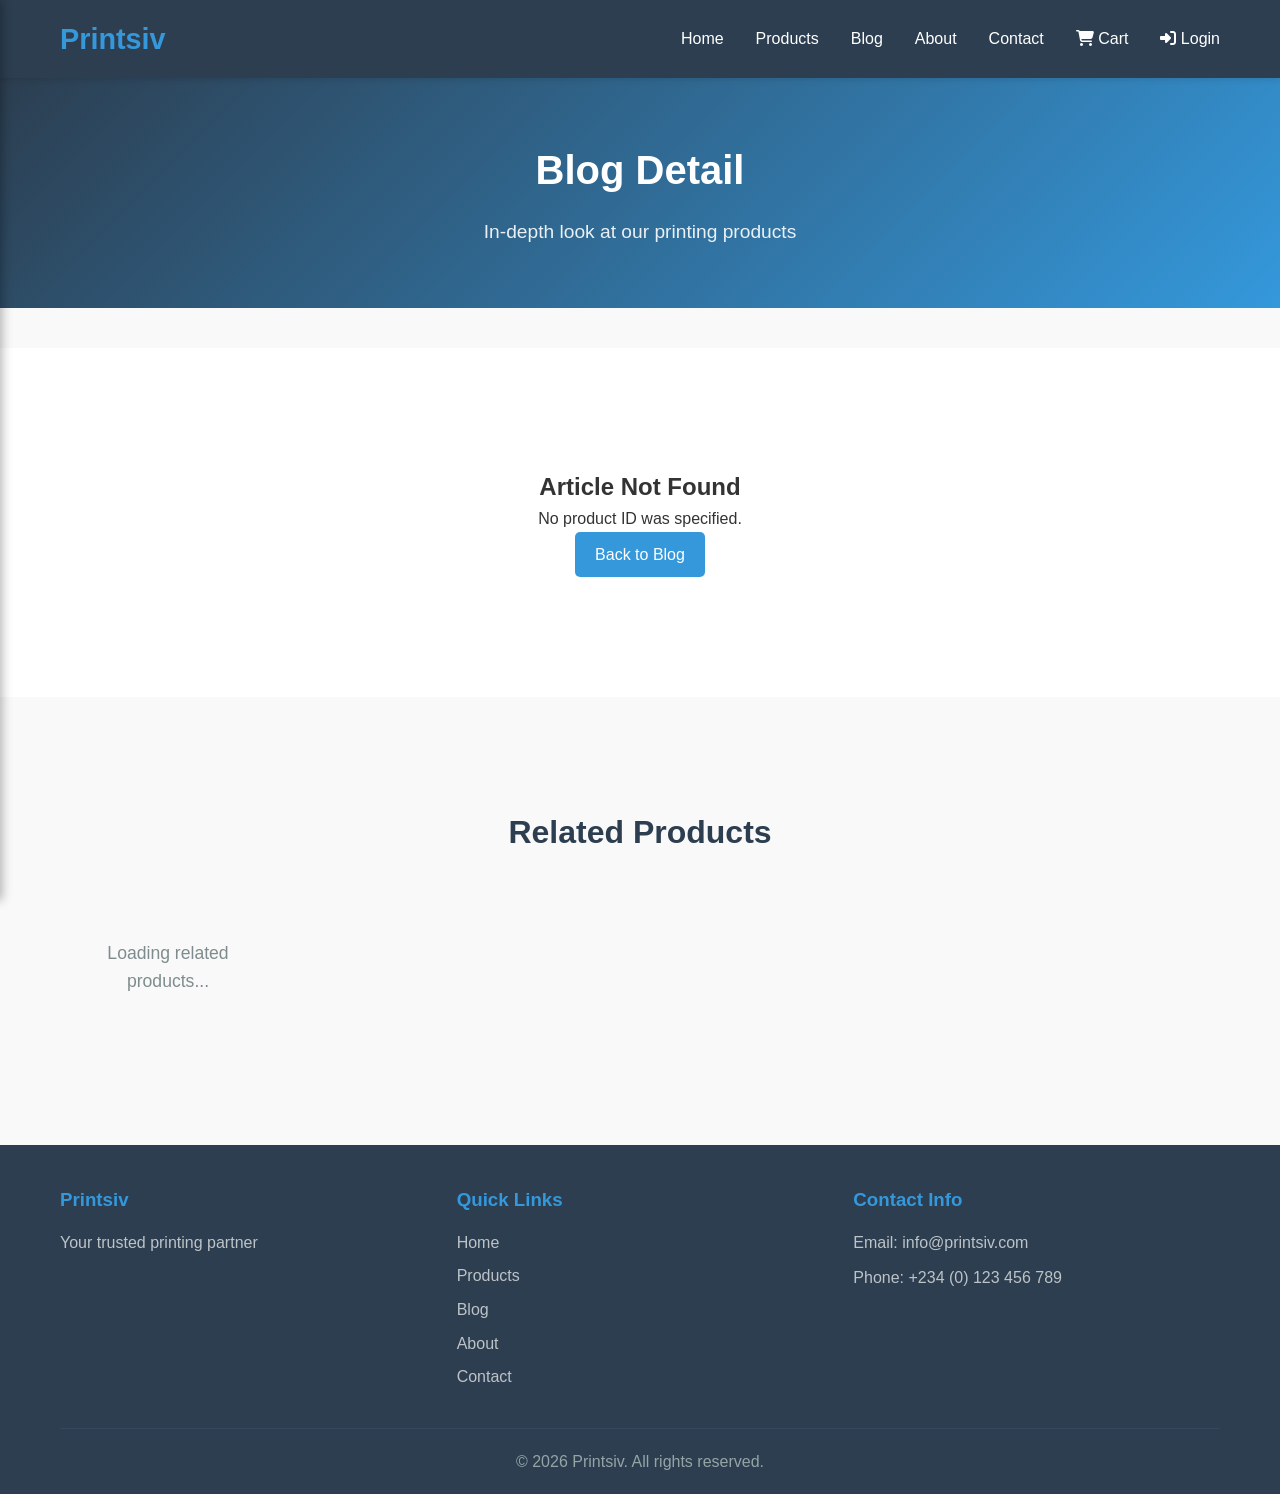
<file: blog-detail.html>
<!DOCTYPE html>
<html lang="en">
<head>
    <meta charset="UTF-8">
    <meta name="viewport" content="width=device-width, initial-scale=1.0">
    <title>Blog Detail - Printsiv</title>
    <link rel="stylesheet" href="https://cdnjs.cloudflare.com/ajax/libs/font-awesome/6.5.1/css/all.min.css">
    <link rel="stylesheet" href="styles.css">
</head>
<body>
    <nav class="navbar">
        <div class="nav-container">
            <div class="logo">
                <h1>Printsiv</h1>
            </div>
            <ul class="nav-menu">
                <li><a href="index.html">Home</a></li>
                <li><a href="products.html">Products</a></li>
                <li><a href="blog.html">Blog</a></li>
                <li><a href="about.html">About</a></li>
                <li><a href="contact.html">Contact</a></li>
                <li><a href="cart.html" class="cart-link"><i class="fas fa-shopping-cart"></i> Cart <span id="cart-count" class="cart-badge" style="display: none;">0</span></a></li>
                <li><a href="login.html"><i class="fas fa-sign-in-alt"></i> Login</a></li>
            </ul>
            <div class="hamburger">
                <span></span>
                <span></span>
                <span></span>
            </div>
        </div>
    </nav>

    <!-- Mobile Sidebar -->
    <div class="sidebar-overlay"></div>
    <aside class="mobile-sidebar">
        <div class="sidebar-header">
            <h2>Printsiv</h2>
            <button class="sidebar-close">&times;</button>
        </div>
        <ul class="sidebar-nav">
            <li><a href="index.html"><i class="fas fa-home"></i> Home</a></li>
            <li><a href="products.html"><i class="fas fa-shopping-bag"></i> Products</a></li>
            <li><a href="blog.html"><i class="fas fa-blog"></i> Blog</a></li>
            <li><a href="about.html"><i class="fas fa-info-circle"></i> About</a></li>
            <li><a href="contact.html"><i class="fas fa-envelope"></i> Contact</a></li>
            <li><a href="cart.html"><i class="fas fa-shopping-cart"></i> Cart <span id="cart-count" class="cart-badge" style="display: none;">0</span></a></li>
            <li><a href="login.html"><i class="fas fa-sign-in-alt"></i> Login</a></li>
        </ul>
    </aside>

    <section class="page-hero">
        <div class="page-hero-content">
            <h1>Blog Detail</h1>
            <p>In-depth look at our printing products</p>
        </div>
    </section>

    <section class="blog-detail-section">
        <div class="container">
            <div id="blog-detail-container">
                <div class="loading"><div class="spinner"></div><p>Loading article...</p></div>
            </div>
        </div>
    </section>

    <section class="related-products">
        <div class="container">
            <h2>Related Products</h2>
            <div id="related-products-container" class="products-grid">
                <div class="loading">Loading related products...</div>
            </div>
        </div>
    </section>

    <footer class="footer">
        <div class="container">
            <div class="footer-content">
                <div class="footer-section">
                    <h3>Printsiv</h3>
                    <p>Your trusted printing partner</p>
                </div>
                <div class="footer-section">
                    <h3>Quick Links</h3>
                    <ul>
                        <li><a href="index.html">Home</a></li>
                        <li><a href="products.html">Products</a></li>
                        <li><a href="blog.html">Blog</a></li>
                        <li><a href="about.html">About</a></li>
                        <li><a href="contact.html">Contact</a></li>
                    </ul>
                </div>
                <div class="footer-section">
                    <h3>Contact Info</h3>
                    <p>Email: info@printsiv.com</p>
                    <p>Phone: +234 (0) 123 456 789</p>
                </div>
            </div>
            <div class="footer-bottom">
                <p>&copy; 2026 Printsiv. All rights reserved.</p>
            </div>
        </div>
    </footer>

    <script src="script.js"></script>
    <script>
        let currentPostId = 0;

        document.addEventListener('DOMContentLoaded', function() {
            loadBlogDetail();
            updateCartCount();
        });

        function loadBlogDetail() {
            const urlParams = new URLSearchParams(window.location.search);
            const postId = urlParams.get('id');

            if (!postId) {
                document.getElementById('blog-detail-container').innerHTML = `
                    <div style="text-align:center;padding:60px 20px;">
                        <h2>Article Not Found</h2>
                        <p>No product ID was specified.</p>
                        <a href="blog.html" class="btn btn-primary">Back to Blog</a>
                    </div>`;
                return;
            }

            currentPostId = parseInt(postId);

            fetch('api/blog.php?action=get_post&id=' + postId)
                .then(response => response.json())
                .then(data => {
                    const container = document.getElementById('blog-detail-container');
                    if (data.success && data.data && data.data.post) {
                        renderBlogDetail(data.data.post);
                    } else {
                        container.innerHTML = `
                            <div style="text-align:center;padding:60px 20px;">
                                <h2>Article Not Found</h2>
                                <p>The requested article could not be found.</p>
                                <a href="blog.html" class="btn btn-primary">Back to Blog</a>
                            </div>`;
                    }
                })
                .catch(error => {
                    console.error('Error:', error);
                    document.getElementById('blog-detail-container').innerHTML = `
                        <div style="text-align:center;padding:60px 20px;">
                            <h2>Error Loading Article</h2>
                            <p>Please try again later.</p>
                            <a href="blog.html" class="btn btn-primary">Back to Blog</a>
                        </div>`;
                });
        }

        function renderBlogDetail(post) {
            const container = document.getElementById('blog-detail-container');
            const image = post.image || 'img/placeholder.jpg';
            const price = parseFloat(post.price).toLocaleString();
            const date = new Date(post.created_at).toLocaleDateString('en-US', {
                year: 'numeric', month: 'long', day: 'numeric'
            });

            container.innerHTML = `
                <article class="blog-detail-article">
                    <div class="blog-detail-image">
                        <img src="${image}" alt="${post.product_name}" onerror="this.src='img/placeholder.jpg'">
                    </div>
                    <div class="blog-detail-content">
                        <div class="blog-detail-meta">
                            <span><i class="fas fa-folder"></i> ${post.category_name || 'Uncategorized'}</span>
                            <span><i class="fas fa-calendar"></i> ${date}</span>
                            <span><i class="fas fa-tag"></i> ${post.product_name}</span>
                        </div>
                        <h1>${post.product_name}</h1>
                        <div class="blog-detail-price">
                            <span class="price-tag">₦${price}</span>
                        </div>
                        <div class="blog-detail-body">
                            <p>${post.description || 'No detailed description available for this product.'}</p>
                        </div>
                        <div class="blog-detail-specs">
                            <h3>Product Specifications</h3>
                            <ul>
                                <li><strong>Product Name:</strong> ${post.product_name}</li>
                                <li><strong>Category:</strong> ${post.category_name || 'Uncategorized'}</li>
                                <li><strong>Price:</strong> ₦${price}</li>
                                <li><strong>Stock:</strong> ${post.stock_quantity || 'N/A'} units</li>
                                <li><strong>Status:</strong> ${post.status === 'active' ? 'Available' : 'Unavailable'}</li>
                            </ul>
                        </div>
                        <div class="blog-detail-actions">
                            <a href="cart.html" class="btn btn-primary"><i class="fas fa-shopping-cart"></i> Add to Cart</a>
                            <a href="ordering-system.html" class="btn btn-secondary"><i class="fas fa-shopping-bag"></i> Order Now</a>
                            <a href="blog.html" class="btn btn-small"><i class="fas fa-arrow-left"></i> Back to Blog</a>
                        </div>
                    </div>
                </article>
            `;

            loadRelatedProducts(post.category_id, post.id);
        }

        function loadRelatedProducts(categoryId, excludeId) {
            fetch('api/blog.php?action=get_posts_by_category&category_id=' + categoryId)
                .then(response => response.json())
                .then(data => {
                    const container = document.getElementById('related-products-container');
                    if (data.success && data.data && data.data.posts && data.data.posts.length > 0) {
                        const related = data.data.posts.filter(p => p.id !== excludeId).slice(0, 6);
                        if (related.length === 0) {
                            container.innerHTML = '<p style="text-align:center;color:#666;grid-column:1/-1;">No related products found</p>';
                            return;
                        }
                        container.innerHTML = related.map(post => `
                            <div class="product-card">
                                <div class="product-image">
                                    <img src="${post.image || 'img/placeholder.jpg'}" alt="${post.product_name}" onerror="this.src='img/placeholder.jpg'">
                                </div>
                                <div class="product-info">
                                    <h3>${post.product_name}</h3>
                                    <p class="category">${post.category_name || 'Uncategorized'}</p>
                                    <p class="price">₦${parseFloat(post.price).toLocaleString()}</p>
                                    <a href="blog-detail.html?id=${post.id}" class="btn btn-small">Read More</a>
                                </div>
                            </div>
                        `).join('');
                    } else {
                        container.innerHTML = '<p style="text-align:center;color:#666;grid-column:1/-1;">No related products found</p>';
                    }
                })
                .catch(error => {
                    console.error('Error:', error);
                    document.getElementById('related-products-container').innerHTML = '<p>Error loading related products</p>';
                });
        }
    </script>
</body>
</html>
</file>
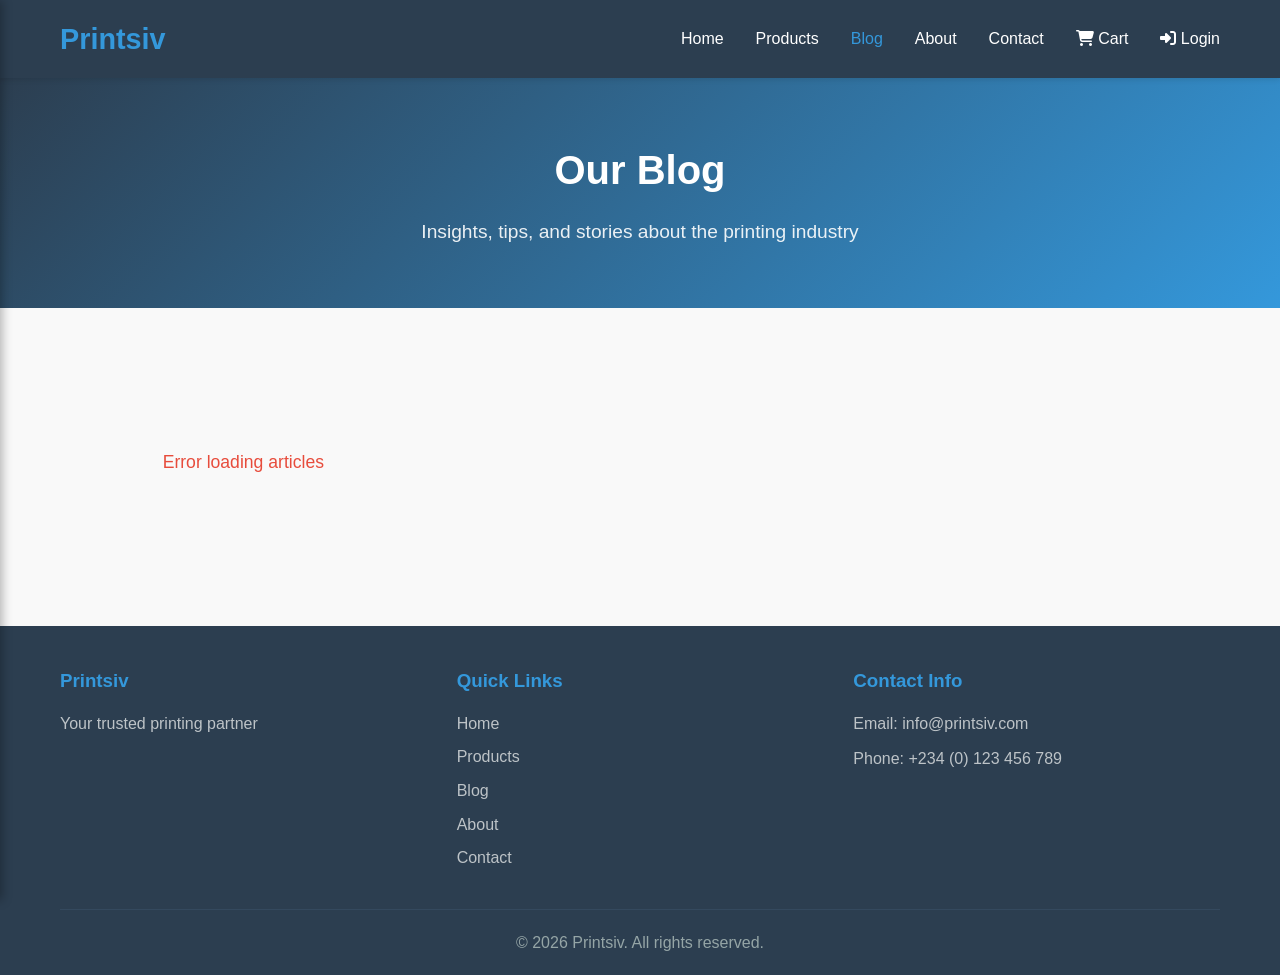
<file: blog.html>
<!DOCTYPE html>
<html lang="en">
<head>
    <meta charset="UTF-8">
    <meta name="viewport" content="width=device-width, initial-scale=1.0">
    <title>Blog - Printsiv</title>
    <link rel="stylesheet" href="https://cdnjs.cloudflare.com/ajax/libs/font-awesome/6.5.1/css/all.min.css">
    <link rel="stylesheet" href="styles.css">
</head>
<body>
    <nav class="navbar">
        <div class="nav-container">
            <div class="logo">
                <h1>Printsiv</h1>
            </div>
            <ul class="nav-menu">
                <li><a href="index.html">Home</a></li>
                <li><a href="products.html">Products</a></li>
                <li><a href="blog.html" class="active">Blog</a></li>
                <li><a href="about.html">About</a></li>
                <li><a href="contact.html">Contact</a></li>
                <li><a href="cart.html" class="cart-link"><i class="fas fa-shopping-cart"></i> Cart <span id="cart-count" class="cart-badge" style="display: none;">0</span></a></li>
                <li><a href="login.html"><i class="fas fa-sign-in-alt"></i> Login</a></li>
            </ul>
            <div class="hamburger">
                <span></span>
                <span></span>
                <span></span>
            </div>
        </div>
    </nav>

    <!-- Mobile Sidebar -->
    <div class="sidebar-overlay"></div>
    <aside class="mobile-sidebar">
        <div class="sidebar-header">
            <h2>Printsiv</h2>
            <button class="sidebar-close">&times;</button>
        </div>
        <ul class="sidebar-nav">
            <li><a href="index.html"><i class="fas fa-home"></i> Home</a></li>
            <li><a href="products.html"><i class="fas fa-shopping-bag"></i> Products</a></li>
            <li><a href="blog.html" class="active"><i class="fas fa-blog"></i> Blog</a></li>
            <li><a href="about.html"><i class="fas fa-info-circle"></i> About</a></li>
            <li><a href="contact.html"><i class="fas fa-envelope"></i> Contact</a></li>
            <li><a href="cart.html"><i class="fas fa-shopping-cart"></i> Cart <span id="cart-count" class="cart-badge" style="display: none;">0</span></a></li>
            <li><a href="login.html"><i class="fas fa-sign-in-alt"></i> Login</a></li>
        </ul>
    </aside>

    <section class="page-hero">
        <div class="page-hero-content">
            <h1>Our Blog</h1>
            <p>Insights, tips, and stories about the printing industry</p>
        </div>
    </section>

    <section class="blog-section">
        <div class="container">
            <div class="blog-grid" id="blog-grid">
                <div class="loading"><div class="spinner"></div><p>Loading articles...</p></div>
            </div>
        </div>
    </section>

    <footer class="footer">
        <div class="container">
            <div class="footer-content">
                <div class="footer-section">
                    <h3>Printsiv</h3>
                    <p>Your trusted printing partner</p>
                </div>
                <div class="footer-section">
                    <h3>Quick Links</h3>
                    <ul>
                        <li><a href="index.html">Home</a></li>
                        <li><a href="products.html">Products</a></li>
                        <li><a href="blog.html">Blog</a></li>
                        <li><a href="about.html">About</a></li>
                        <li><a href="contact.html">Contact</a></li>
                    </ul>
                </div>
                <div class="footer-section">
                    <h3>Contact Info</h3>
                    <p>Email: info@printsiv.com</p>
                    <p>Phone: +234 (0) 123 456 789</p>
                </div>
            </div>
            <div class="footer-bottom">
                <p>&copy; 2026 Printsiv. All rights reserved.</p>
            </div>
        </div>
    </footer>

    <script src="script.js"></script>
    <script>
        document.addEventListener('DOMContentLoaded', function() {
            loadBlogPosts();
            updateCartCount();
        });

        function updateCartCount() {
            const cart = JSON.parse(localStorage.getItem('cart')) || [];
            const count = cart.reduce((total, item) => total + item.quantity, 0);
            const cartBadge = document.getElementById('cart-count');

            if (count > 0) {
                cartBadge.textContent = count;
                cartBadge.style.display = 'inline-block';
            } else {
                cartBadge.style.display = 'none';
            }
        }

        function loadBlogPosts() {
            fetch('api/blog.php')
                .then(response => response.json())
                .then(data => {
                    const container = document.getElementById('blog-grid');
                    const posts = data.data ? data.data.posts : [];
                    if (data.success && posts.length > 0) {
                        container.innerHTML = posts.map(post => `
                            <article class="blog-card" onclick="window.location.href='blog-detail.html?id=${post.id}'" style="cursor:pointer;">
                                <div class="blog-image">
                                    <img src="${post.image || 'img/placeholder.jpg'}" alt="${post.title}" onerror="this.src='img/placeholder.jpg'">
                                </div>
                                <div class="blog-content">
                                    <div class="blog-meta">
                                        <span><i class="fas fa-folder"></i> ${post.category_name}</span>
                                        <span><i class="fas fa-calendar"></i> ${new Date(post.created_at).toLocaleDateString('en-US', { year: 'numeric', month: 'long', day: 'numeric' })}</span>
                                    </div>
                                    <h2>${post.product_name}</h2>
                                    <p>${post.description ? post.description.substring(0, 150) + '...' : 'No description available.'}</p>
                                    <div class="blog-footer">
                                        <span class="blog-price"><i class="fas fa-tag"></i> ₦${parseFloat(post.price).toLocaleString()}</span>
                                        <a href="blog-detail.html?id=${post.id}" class="btn btn-small">Read More</a>
                                    </div>
                                </div>
                            </article>
                        `).join('');
                    } else {
                        container.innerHTML = '<p class="no-products">No blog articles found</p>';
                    }
                })
                .catch(error => {
                    console.error('Error:', error);
                    document.getElementById('blog-grid').innerHTML = '<p class="no-products">Error loading articles</p>';
                });
        }
    </script>
</body>
</html>
</file>
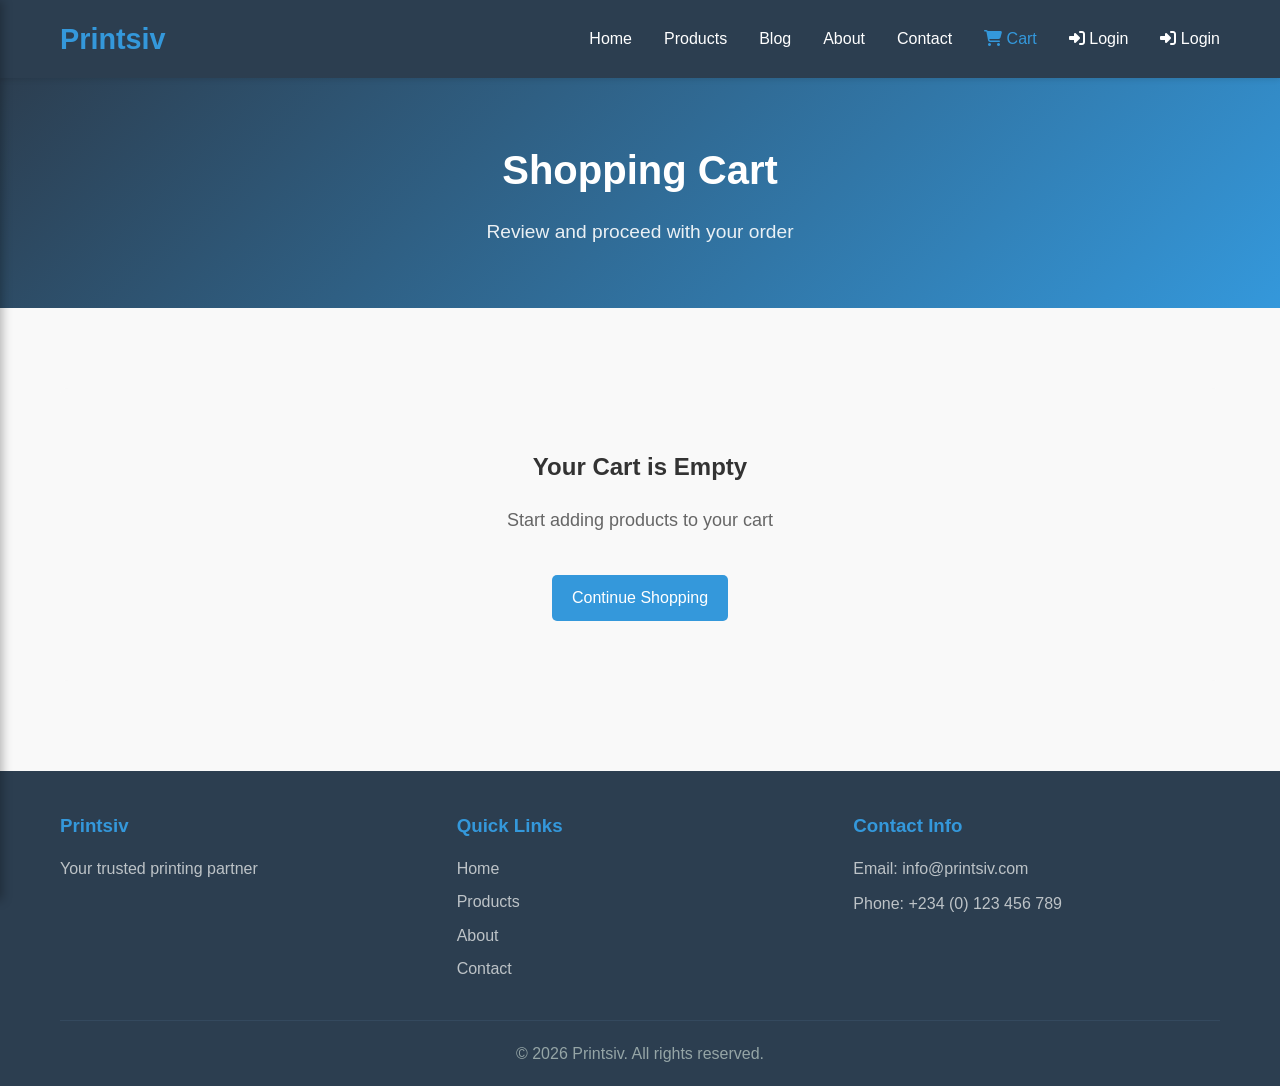
<file: cart.html>
<!DOCTYPE html>
<html lang="en">
<head>
    <meta charset="UTF-8">
    <meta name="viewport" content="width=device-width, initial-scale=1.0">
    <title>Shopping Cart - Printsiv</title>
    <link rel="stylesheet" href="https://cdnjs.cloudflare.com/ajax/libs/font-awesome/6.5.1/css/all.min.css">
    <link rel="stylesheet" href="styles.css">
    <style>
        .cart-container {
            display: grid;
            grid-template-columns: 2fr 1fr;
            gap: 30px;
            margin: 30px 0;
        }

        .cart-items {
            background: #f9f9f9;
            padding: 20px;
            border-radius: 8px;
        }

        .cart-empty {
            text-align: center;
            padding: 60px 20px;
            background: #f9f9f9;
            border-radius: 8px;
        }

        .cart-empty p {
            font-size: 18px;
            color: #666;
            margin: 20px 0;
        }

        .cart-empty a {
            display: inline-block;
            margin-top: 20px;
        }

        .cart-item {
            background: white;
            padding: 20px;
            margin-bottom: 20px;
            border-radius: 8px;
            border: 1px solid #e0e0e0;
            display: grid;
            grid-template-columns: 100px 1fr auto;
            gap: 20px;
            align-items: center;
        }

        .cart-item-image {
            width: 100px;
            height: 100px;
            object-fit: cover;
            border-radius: 4px;
        }

        .cart-item-details h3 {
            margin: 0 0 10px 0;
            font-size: 18px;
        }

        .cart-item-details p {
            margin: 5px 0;
            color: #666;
            font-size: 14px;
        }

        .item-price {
            font-weight: bold;
            font-size: 18px;
            color: #2c3e50;
            margin: 10px 0;
        }

        .quantity-controls {
            display: flex;
            align-items: center;
            gap: 10px;
            margin-top: 10px;
        }

        .quantity-controls button {
            padding: 5px 10px;
            background-color: #f0f0f0;
            border: 1px solid #ddd;
            cursor: pointer;
            border-radius: 4px;
            font-weight: bold;
        }

        .quantity-controls button:hover {
            background-color: #e0e0e0;
        }

        .quantity-controls input {
            width: 50px;
            padding: 5px;
            text-align: center;
            border: 1px solid #ddd;
            border-radius: 4px;
        }

        .item-actions {
            display: flex;
            gap: 10px;
            flex-direction: column;
            align-items: flex-end;
        }

        .item-total {
            font-weight: bold;
            font-size: 18px;
            color: #27ae60;
        }

        .remove-btn {
            padding: 8px 16px;
            background-color: #e74c3c;
            color: white;
            border: none;
            border-radius: 4px;
            cursor: pointer;
            font-size: 14px;
        }

        .remove-btn:hover {
            background-color: #c0392b;
        }

        .order-summary {
            background: white;
            padding: 20px;
            border-radius: 8px;
            border: 1px solid #e0e0e0;
            height: fit-content;
            position: sticky;
            top: 20px;
        }

        .order-summary h2 {
            margin-top: 0;
            font-size: 22px;
            margin-bottom: 20px;
        }

        .summary-row {
            display: flex;
            justify-content: space-between;
            margin-bottom: 15px;
            font-size: 16px;
        }

        .summary-row.total {
            font-size: 20px;
            font-weight: bold;
            color: #27ae60;
            border-top: 2px solid #e0e0e0;
            padding-top: 15px;
            margin-top: 15px;
        }

        .checkout-btn {
            width: 100%;
            padding: 15px;
            background-color: #27ae60;
            color: white;
            border: none;
            border-radius: 4px;
            font-size: 16px;
            font-weight: bold;
            cursor: pointer;
            margin-top: 20px;
        }

        .checkout-btn:hover {
            background-color: #229954;
        }

        .checkout-btn:disabled {
            background-color: #bdc3c7;
            cursor: not-allowed;
        }

        .continue-shopping-btn {
            width: 100%;
            padding: 12px;
            background-color: #3498db;
            color: white;
            border: none;
            border-radius: 4px;
            font-size: 14px;
            cursor: pointer;
            margin-top: 10px;
            text-decoration: none;
            display: block;
            text-align: center;
        }

        .continue-shopping-btn:hover {
            background-color: #2980b9;
        }

        .whatsapp-checkout-btn {
            display: flex;
            align-items: center;
            justify-content: center;
            gap: 10px;
            width: 100%;
            padding: 15px;
            background-color: #25D366;
            color: white;
            border: none;
            border-radius: 4px;
            font-size: 16px;
            font-weight: bold;
            cursor: pointer;
            margin-top: 15px;
            text-decoration: none;
            transition: all 0.3s ease;
        }

        .whatsapp-checkout-btn:hover {
            background-color: #1da851;
            transform: translateY(-2px);
            box-shadow: 0 4px 12px rgba(37, 211, 102, 0.3);
        }

        .whatsapp-checkout-btn:disabled {
            background-color: #bdc3c7;
            cursor: not-allowed;
            transform: none;
            box-shadow: none;
        }

        .whatsapp-checkout-btn .whatsapp-icon {
            font-size: 20px;
        }

        .checkout-form-container {
            display: none;
        }

        .checkout-form-container.active {
            display: block;
        }

        .whatsapp-section {
            text-align: center;
            padding: 20px;
        }

        .whatsapp-section p {
            margin: 10px 0;
            color: #555;
        }

        .order-success {
            display: none;
            text-align: center;
            padding: 30px;
        }

        .order-success.show {
            display: block;
        }

        .success-icon {
            font-size: 60px;
            margin-bottom: 15px;
        }

        .success-message h2 {
            color: #27ae60;
            margin: 15px 0;
        }

        .success-message p {
            color: #666;
            margin: 10px 0;
        }

        .order-id {
            background: #f0f0f0;
            padding: 10px;
            border-radius: 4px;
            margin: 15px 0;
            font-weight: bold;
            word-break: break-all;
        }

        .loading-spinner {
            display: none;
            text-align: center;
            padding: 20px;
        }

        .spinner {
            border: 4px solid #f3f3f3;
            border-top: 4px solid #3498db;
            border-radius: 50%;
            width: 40px;
            height: 40px;
            animation: spin 1s linear infinite;
            margin: 0 auto;
        }

        @keyframes spin {
            0% { transform: rotate(0deg); }
            100% { transform: rotate(360deg); }
        }

        .error-message {
            background-color: #f8d7da;
            color: #721c24;
            padding: 12px;
            border-radius: 4px;
            margin-bottom: 15px;
            display: none;
        }

        .success-notification {
            background-color: #d4edda;
            color: #155724;
            padding: 12px;
            border-radius: 4px;
            margin-bottom: 15px;
            display: none;
        }

        .cart-notification {
            position: fixed;
            top: 20px;
            right: 20px;
            padding: 15px 20px;
            border-radius: 4px;
            box-shadow: 0 2px 10px rgba(0,0,0,0.2);
            z-index: 1000;
            animation: slideIn 0.3s ease-out;
            color: white;
        }

        @keyframes slideIn {
            from {
                transform: translateX(400px);
                opacity: 0;
            }
            to {
                transform: translateX(0);
                opacity: 1;
            }
        }

        @media (max-width: 768px) {
            .cart-container {
                grid-template-columns: 1fr;
            }

            .cart-item {
                grid-template-columns: 80px 1fr;
                gap: 15px;
            }

            .cart-item-image {
                width: 80px;
                height: 80px;
            }

            .item-actions {
                grid-column: 1 / -1;
                flex-direction: row;
                justify-content: space-between;
                margin-top: 10px;
            }

            .order-summary {
                position: static;
            }
        }
    </style>
</head>
<body>
    <!-- Navigation -->
    <nav class="navbar">
        <div class="nav-container">
            <div class="logo">
                <h1>Printsiv</h1>
            </div>
            <ul class="nav-menu">
                <li><a href="index.html">Home</a></li>
                <li><a href="products.html">Products</a></li>
                <li><a href="blog.html">Blog</a></li>
                <li><a href="about.html">About</a></li>
                <li><a href="contact.html">Contact</a></li>
            <li><a href="cart.html" class="active"><i class="fas fa-shopping-cart"></i> Cart <span id="cart-count" class="cart-badge" style="display: none;">0</span></a></li>
            <li><a href="login.html"><i class="fas fa-sign-in-alt"></i> Login</a></li>
                <li><a href="login.html"><i class="fas fa-sign-in-alt"></i> Login</a></li>
            </ul>
            <div class="hamburger">
                <span></span>
                <span></span>
                <span></span>
            </div>
        </div>
    </nav>

    <!-- Mobile Sidebar -->
    <div class="sidebar-overlay"></div>
    <aside class="mobile-sidebar">
        <div class="sidebar-header">
            <h2>Printsiv</h2>
            <button class="sidebar-close">&times;</button>
        </div>
        <ul class="sidebar-nav">
            <li><a href="index.html"><i class="fas fa-home"></i> Home</a></li>
            <li><a href="products.html"><i class="fas fa-shopping-bag"></i> Products</a></li>
            <li><a href="blog.html"><i class="fas fa-blog"></i> Blog</a></li>
            <li><a href="about.html"><i class="fas fa-info-circle"></i> About</a></li>
            <li><a href="contact.html"><i class="fas fa-envelope"></i> Contact</a></li>
            <li><a href="cart.html" class="active"><i class="fas fa-shopping-cart"></i> Cart <span id="cart-count" class="cart-badge" style="display: none;">0</span></a></li>
        </ul>
    </aside>

    <!-- Hero Section -->
    <section class="page-hero">
        <div class="page-hero-content">
            <h1>Shopping Cart</h1>
            <p>Review and proceed with your order</p>
        </div>
    </section>

    <!-- Main Content -->
    <section class="products-section">
        <div class="container">
            <div id="cart-empty-state" class="cart-empty" style="display: none;">
                <h2>Your Cart is Empty</h2>
                <p>Start adding products to your cart</p>
                <a href="products.html" class="btn btn-primary">Continue Shopping</a>
            </div>

            <div id="cart-content" class="cart-container" style="display: none;">
                <!-- Cart Items -->
                <div class="cart-items">
                    <h2>Order Items</h2>
                    <div id="cart-items-list"></div>
                </div>

                <!-- Order Summary -->
                <div class="order-summary">
                    <h2>Order Summary</h2>
                    <div class="summary-row">
                        <span>Subtotal:</span>
                        <span>₦<span id="subtotal">0.00</span></span>
                    </div>
                    <div class="summary-row">
                        <span>Tax (5%):</span>
                        <span>₦<span id="tax">0.00</span></span>
                    </div>
                    <div class="summary-row">
                        <span>Shipping:</span>
                        <span>₦<span id="shipping">500.00</span></span>
                    </div>
                    <div class="summary-row total">
                        <span>Total:</span>
                        <span>₦<span id="total">0.00</span></span>
                    </div>
                    <button class="checkout-btn" onclick="openWhatsAppCheckout()" id="checkout-btn">Proceed to WhatsApp Checkout</button>
                    <a href="products.html" class="continue-shopping-btn">Continue Shopping</a>
                </div>
            </div>
        </div>
    </section>

    <!-- WhatsApp Checkout Modal -->
    <div id="whatsappCheckoutModal" class="modal">
        <div class="modal-content">
            <span class="close-modal" onclick="closeWhatsAppCheckout()">&times;</span>

            <div id="whatsapp-checkout-form-container" class="checkout-form-container active">
                <div class="modal-header">WhatsApp Checkout</div>

                <div class="error-message" id="errorMessage"></div>
                <div class="success-notification" id="successMessage"></div>

                <div class="loading-spinner" id="loadingSpinner">
                    <div class="spinner"></div>
                    <p>Processing your order...</p>
                </div>

                <div class="whatsapp-section">
                    <p><i class="fas fa-mobile-alt"></i> Complete your order by sending your details via WhatsApp</p>
                    <p><strong>Order Summary:</strong></p>
                    <div id="whatsapp-order-summary" style="text-align:left;margin:10px 0;"></div>
                </div>

                <form id="whatsappCheckoutForm" onsubmit="submitWhatsAppOrder(event)">
                    <div class="form-group">
                        <label for="whatsappName">Full Name *</label>
                        <input type="text" id="whatsappName" name="fullName" required>
                    </div>

                    <div class="form-group">
                        <label for="whatsappPhone">WhatsApp Phone Number *</label>
                        <input type="tel" id="whatsappPhone" name="phone" placeholder="+234..." required>
                    </div>

                    <div class="form-group">
                        <label for="whatsappEmail">Email Address *</label>
                        <input type="email" id="whatsappEmail" name="email" required>
                    </div>

                    <div class="form-group">
                        <label for="whatsappAddress">Delivery Address *</label>
                        <textarea id="whatsappAddress" name="address" rows="3" required></textarea>
                    </div>

                    <div class="form-row">
                        <div class="form-group">
                            <label for="whatsappCity">City *</label>
                            <input type="text" id="whatsappCity" name="city" required>
                        </div>
                        <div class="form-group">
                            <label for="whatsappState">State *</label>
                            <input type="text" id="whatsappState" name="state" required>
                        </div>
                    </div>

                    <div class="form-group">
                        <label for="whatsappPayment">Payment Method *</label>
                        <select id="whatsappPayment" name="paymentMethod" required>
                            <option value="">Select Payment Method</option>
                            <option value="bank_transfer">Bank Transfer</option>
                            <option value="card">Credit/Debit Card</option>
                            <option value="ussd">USSD</option>
                            <option value="cash_on_delivery">Cash on Delivery</option>
                        </select>
                    </div>

                    <button type="submit" class="whatsapp-checkout-btn" id="whatsappSubmitBtn">
                        <span class="whatsapp-icon"><i class="fab fa-whatsapp"></i></span> Send Order via WhatsApp
                    </button>
                </form>
            </div>

            <div id="whatsapp-order-success" class="order-success">
                <div class="success-icon"><i class="fas fa-check"></i></div>
                <div class="success-message">
                    <h2>Order Sent Successfully!</h2>
                    <p>Your order has been sent to WhatsApp</p>
                    <div class="order-id">Order ID: <span id="whatsappOrderIdDisplay"></span></div>
                    <p>Our team will contact you on WhatsApp shortly to confirm your order.</p>
                    <button class="checkout-btn" onclick="completeWhatsAppCheckout()" style="margin-top: 0;">Done</button>
                </div>
            </div>
        </div>
    </div>

    <!-- Footer -->
    <footer class="footer">
        <div class="container">
            <div class="footer-content">
                <div class="footer-section">
                    <h3>Printsiv</h3>
                    <p>Your trusted printing partner</p>
                </div>
                <div class="footer-section">
                    <h3>Quick Links</h3>
                    <ul>
                        <li><a href="index.html">Home</a></li>
                        <li><a href="products.html">Products</a></li>
                        <li><a href="about.html">About</a></li>
                        <li><a href="contact.html">Contact</a></li>
                    </ul>
                </div>
                <div class="footer-section">
                    <h3>Contact Info</h3>
                    <p>Email: info@printsiv.com</p>
                    <p>Phone: +234 (0) 123 456 789</p>
                </div>
            </div>
            <div class="footer-bottom">
                <p>&copy; 2026 Printsiv. All rights reserved.</p>
            </div>
        </div>
    </footer>

    <script src="script.js"></script>
    <script>
        let cart = [];

        document.addEventListener('DOMContentLoaded', function() {
            loadCart();
            updateCartCount();
        });

        function loadCart() {
            cart = JSON.parse(localStorage.getItem('cart')) || [];

            cart = cart.map(item => ({
                ...item,
                image: item.image || 'img/placeholder.jpg'
            }));

            saveCart();
            displayCart();
        }

        function displayCart() {
            const emptyState = document.getElementById('cart-empty-state');
            const cartContent = document.getElementById('cart-content');

            if (cart.length === 0) {
                emptyState.style.display = 'block';
                cartContent.style.display = 'none';
                return;
            }

            emptyState.style.display = 'none';
            cartContent.style.display = 'grid';

            const cartItemsList = document.getElementById('cart-items-list');
            cartItemsList.innerHTML = cart.map((item, index) => `
                <div class="cart-item">
                    <img src="${item.image || 'img/placeholder.jpg'}"
                         alt="${item.name}"
                         class="cart-item-image">
                    <div class="cart-item-details">
                        <h3>${item.name}</h3>
                        <p class="item-price">₦${parseFloat(item.price).toLocaleString()}</p>
                        <div class="quantity-controls">
                            <button type="button" onclick="decreaseQuantity(${index})">−</button>
                            <input type="number" value="${item.quantity}" min="1" onchange="updateQuantity(${index}, this.value)">
                            <button type="button" onclick="increaseQuantity(${index})">+</button>
                        </div>
                    </div>
                    <div class="item-actions">
                        <div class="item-total">₦${(parseFloat(item.price) * item.quantity).toLocaleString()}</div>
                        <button class="remove-btn" type="button" onclick="removeItem(${index})">Remove</button>
                    </div>
                </div>
            `).join('');

            updateOrderSummary();
        }

        function increaseQuantity(index) {
            cart[index].quantity++;
            saveCart();
            displayCart();
        }

        function decreaseQuantity(index) {
            if (cart[index].quantity > 1) {
                cart[index].quantity--;
                saveCart();
                displayCart();
            }
        }

        function updateQuantity(index, newQuantity) {
            const quantity = parseInt(newQuantity);
            if (quantity > 0) {
                cart[index].quantity = quantity;
                saveCart();
                displayCart();
            }
        }

        function removeItem(index) {
            if (confirm('Are you sure you want to remove this item?')) {
                cart.splice(index, 1);
                saveCart();
                updateCartCount();
                displayCart();
            }
        }

        function saveCart() {
            localStorage.setItem('cart', JSON.stringify(cart));
        }

        function updateCartCount() {
            const count = cart.reduce((total, item) => total + item.quantity, 0);
            const cartBadge = document.getElementById('cart-count');

            if (count > 0) {
                cartBadge.textContent = count;
                cartBadge.style.display = 'inline-block';
            } else {
                cartBadge.style.display = 'none';
            }
        }

        function updateOrderSummary() {
            const subtotal = cart.reduce((total, item) => total + (parseFloat(item.price) * item.quantity), 0);
            const tax = subtotal * 0.05;
            const shipping = 500;
            const total = subtotal + tax + shipping;

            document.getElementById('subtotal').textContent = subtotal.toLocaleString();
            document.getElementById('tax').textContent = tax.toLocaleString();
            document.getElementById('shipping').textContent = shipping.toLocaleString();
            document.getElementById('total').textContent = total.toLocaleString();
        }

        function openWhatsAppCheckout() {
            if (cart.length === 0) {
                alert('Your cart is empty. Please add items before checkout.');
                return;
            }

            const subtotal = cart.reduce((total, item) => total + (parseFloat(item.price) * item.quantity), 0);
            const tax = subtotal * 0.05;
            const shipping = 500;
            const total = subtotal + tax + shipping;

            const summaryHtml = cart.map(item =>
                `${item.name} x ${item.quantity} — ₦${(parseFloat(item.price) * item.quantity).toLocaleString()}`
            ).join('<br>');

            document.getElementById('whatsapp-order-summary').innerHTML =
                summaryHtml +
                `<hr style="margin:10px 0;border:none;border-top:1px solid #ddd;">` +
                `Subtotal: ₦${subtotal.toLocaleString()}<br>` +
                `Tax (5%): ₦${tax.toLocaleString()}<br>` +
                `Shipping: ₦${shipping.toLocaleString()}<br>` +
                `<strong>Total: ₦${total.toLocaleString()}</strong>`;

            document.getElementById('whatsappCheckoutModal').style.display = 'block';
            document.getElementById('whatsapp-checkout-form-container').classList.add('active');
            document.getElementById('whatsapp-order-success').classList.remove('show');
            document.getElementById('whatsappCheckoutForm').reset();
            hideMessages();
        }

        function closeWhatsAppCheckout() {
            document.getElementById('whatsappCheckoutModal').style.display = 'none';
            document.getElementById('whatsapp-checkout-form-container').classList.add('active');
            document.getElementById('whatsapp-order-success').classList.remove('show');
            document.getElementById('whatsappCheckoutForm').reset();
            hideMessages();
        }

        function showError(message) {
            const errorDiv = document.getElementById('errorMessage');
            errorDiv.textContent = message;
            errorDiv.style.display = 'block';
            setTimeout(() => {
                errorDiv.style.display = 'none';
            }, 5000);
        }

        function showSuccess(message) {
            const successDiv = document.getElementById('successMessage');
            successDiv.textContent = message;
            successDiv.style.display = 'block';
        }

        function hideMessages() {
            document.getElementById('errorMessage').style.display = 'none';
            document.getElementById('successMessage').style.display = 'none';
        }

        function submitWhatsAppOrder(event) {
            event.preventDefault();

            if (cart.length === 0) {
                showError('Your cart is empty.');
                return;
            }

            const phone = document.getElementById('whatsappPhone').value.trim();
            const name = document.getElementById('whatsappName').value.trim();
            const email = document.getElementById('whatsappEmail').value.trim();
            const address = document.getElementById('whatsappAddress').value.trim();
            const city = document.getElementById('whatsappCity').value.trim();
            const state = document.getElementById('whatsappState').value.trim();
            const paymentMethod = document.getElementById('whatsappPayment').value;

            if (!phone || !name || !email || !address || !city || !state || !paymentMethod) {
                showError('Please fill in all required fields');
                return;
            }

            if (!/^[0-9+\-\s()]+$/.test(phone)) {
                showError('Invalid phone number');
                return;
            }

            if (!/^[^\s@]+@[^\s@]+\.[^\s@]+$/.test(email)) {
                showError('Invalid email address');
                return;
            }

            document.getElementById('loadingSpinner').style.display = 'block';
            document.getElementById('whatsappSubmitBtn').disabled = true;

            const subtotal = cart.reduce((total, item) => total + (parseFloat(item.price) * item.quantity), 0);
            const tax = subtotal * 0.05;
            const shipping = 500;
            const total = subtotal + tax + shipping;
            const orderId = 'ORD-' + Date.now() + '-' + Math.random().toString(36).substr(2, 4).toUpperCase();

            const formData = new FormData();
            formData.append('action', 'whatsapp_checkout');
            formData.append('order_id', orderId);
            formData.append('fullName', name);
            formData.append('email', email);
            formData.append('phone', phone);
            formData.append('address', address);
            formData.append('city', city);
            formData.append('state', state);
            formData.append('paymentMethod', paymentMethod);
            formData.append('cart', JSON.stringify(cart));
            formData.append('subtotal', subtotal);
            formData.append('tax', tax);
            formData.append('shipping', shipping);
            formData.append('total', total);

            fetch('api/checkout.php', {
                method: 'POST',
                body: formData
            })
            .then(response => response.json())
            .then(data => {
                document.getElementById('loadingSpinner').style.display = 'none';
                document.getElementById('whatsappSubmitBtn').disabled = false;

                if (data.success) {
                    document.getElementById('whatsappOrderIdDisplay').textContent = orderId;
                    document.getElementById('whatsapp-checkout-form-container').classList.remove('active');
                    document.getElementById('whatsapp-order-success').classList.add('show');
                    showSuccess('Order sent via WhatsApp successfully!');
                } else {
                    showError(data.message || 'An error occurred. Please try again.');
                }
            })
            .catch(error => {
                console.error('Error:', error);
                document.getElementById('loadingSpinner').style.display = 'none';
                document.getElementById('whatsappSubmitBtn').disabled = false;
                showError('Network error. Please check your connection and try again.');
            });
        }

        function completeWhatsAppCheckout() {
            cart = [];
            saveCart();
            updateCartCount();
            closeWhatsAppCheckout();
            displayCart();
            showNotification('✓ Order completed! Thank you for your purchase.');
        }

        function showNotification(message) {
            const notification = document.createElement('div');
            notification.className = 'cart-notification';
            notification.style.backgroundColor = '#27ae60';
            notification.textContent = message;
            document.body.appendChild(notification);

            setTimeout(() => {
                notification.remove();
            }, 4000);
        }

        window.onclick = function(event) {
            const modal = document.getElementById('whatsappCheckoutModal');
            if (event.target == modal) {
                closeWhatsAppCheckout();
            }
        }
    </script>
</body>
</html>
</file>
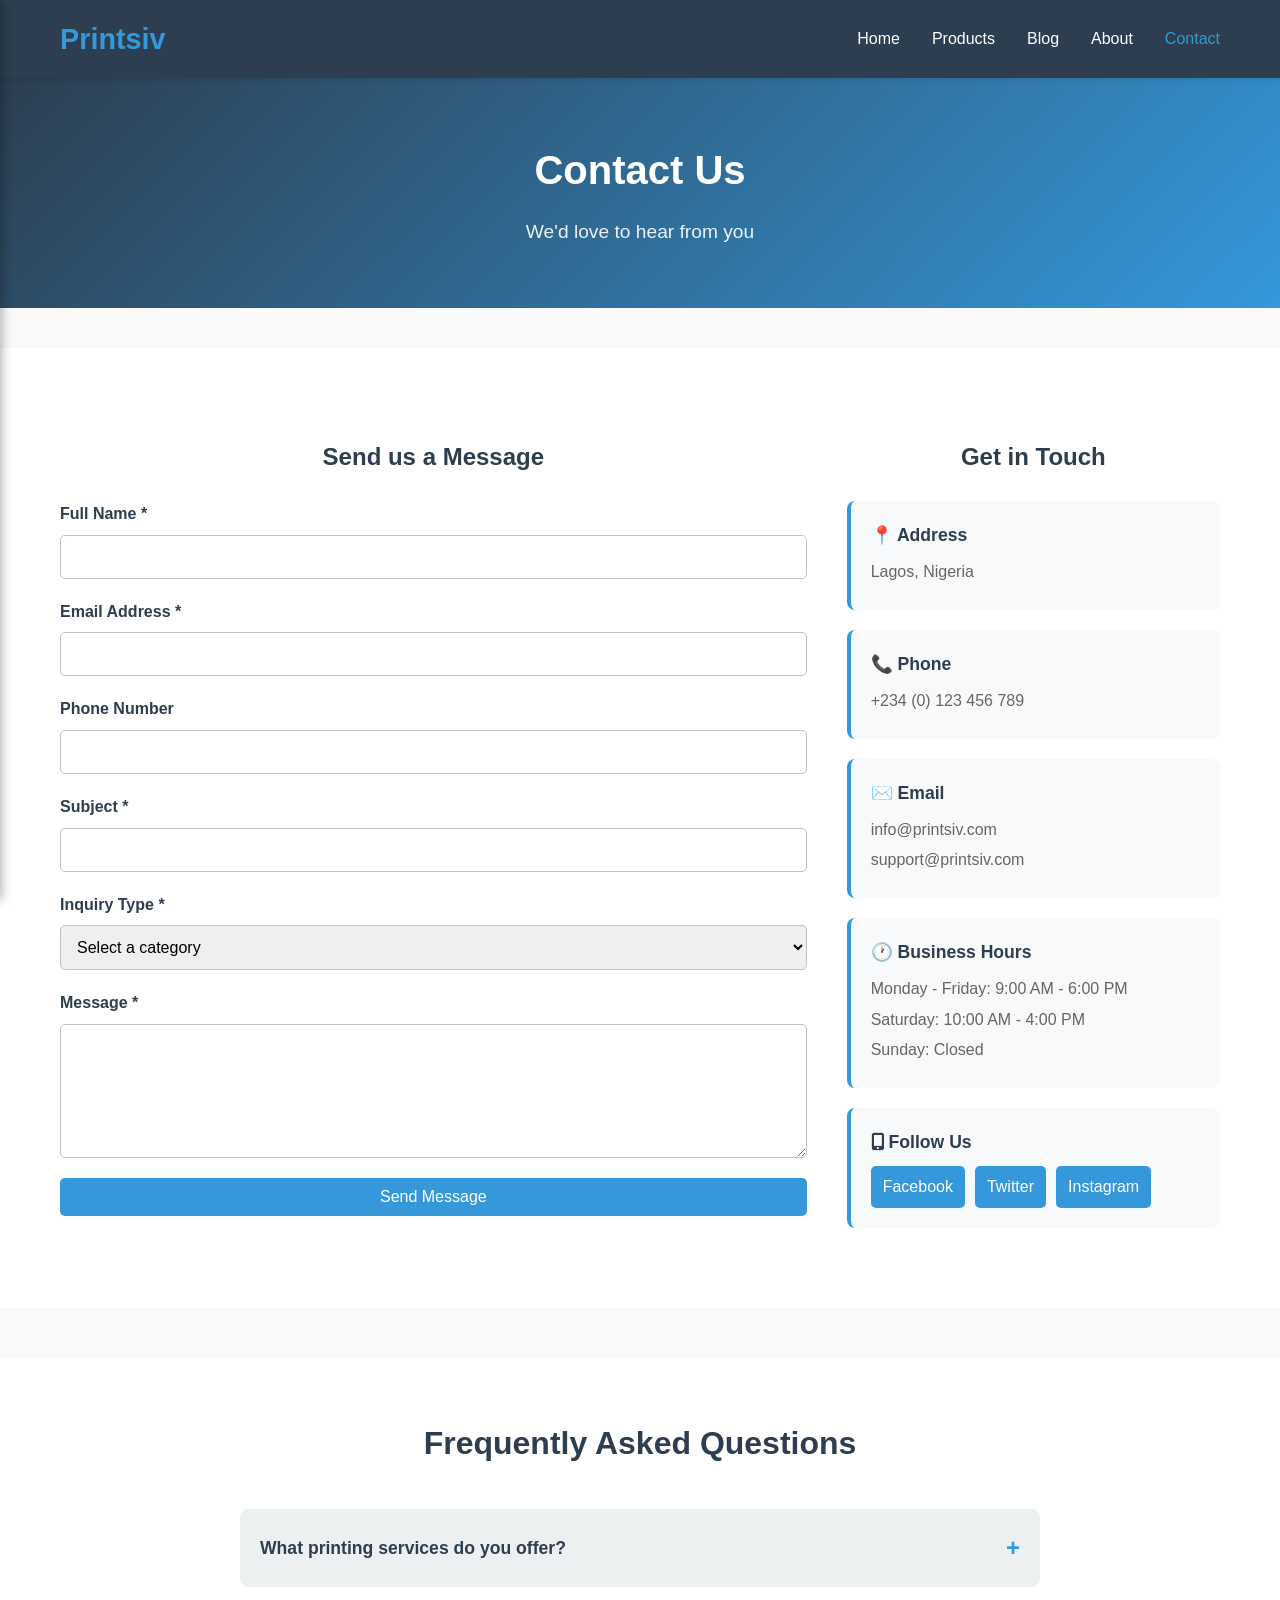
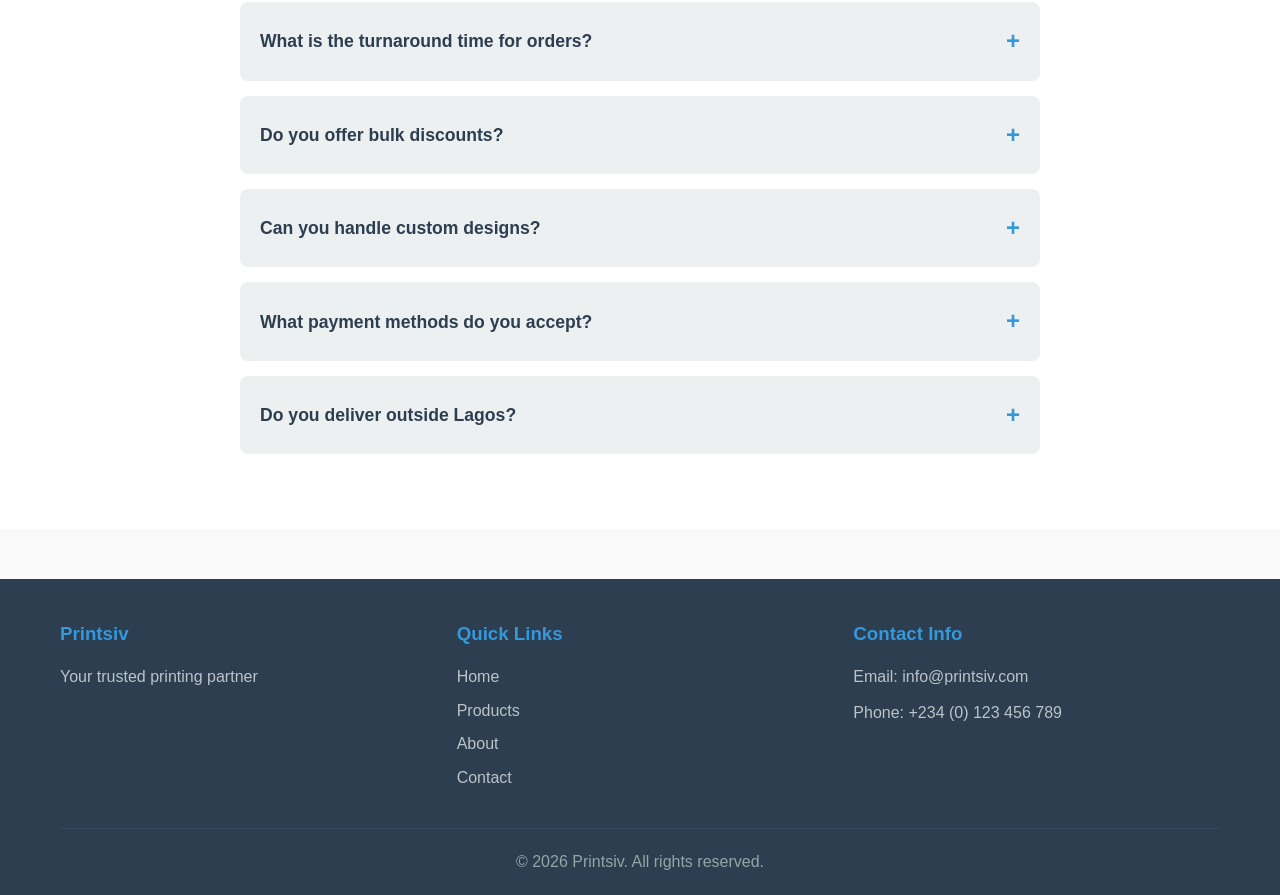
<file: contact.html>
<!DOCTYPE html>
<html lang="en">
<head>
    <meta charset="UTF-8">
    <meta name="viewport" content="width=device-width, initial-scale=1.0">
    <title>Contact Us - Printsiv</title>
    <link rel="stylesheet" href="https://cdnjs.cloudflare.com/ajax/libs/font-awesome/6.5.1/css/all.min.css">
    <link rel="stylesheet" href="styles.css">
</head>
<body>
    <!-- Navigation -->
    <nav class="navbar">
        <div class="nav-container">
            <div class="logo">
                <h1>Printsiv</h1>
            </div>
            <ul class="nav-menu">
                <li><a href="index.html">Home</a></li>
                <li><a href="products.html">Products</a></li>
                <li><a href="blog.html">Blog</a></li>
                <li><a href="about.html">About</a></li>
                <li><a href="contact.html" class="active">Contact</a></li>
            </ul>
            <div class="hamburger">
                <span></span>
                <span></span>
                <span></span>
            </div>
        </div>
    </nav>

    <!-- Mobile Sidebar -->
    <div class="sidebar-overlay"></div>
    <aside class="mobile-sidebar">
        <div class="sidebar-header">
            <h2>Printsiv</h2>
            <button class="sidebar-close">&times;</button>
        </div>
        <ul class="sidebar-nav">
            <li><a href="index.html"><i class="fas fa-home"></i> Home</a></li>
            <li><a href="products.html"><i class="fas fa-shopping-bag"></i> Products</a></li>
            <li><a href="blog.html"><i class="fas fa-blog"></i> Blog</a></li>
            <li><a href="about.html"><i class="fas fa-info-circle"></i> About</a></li>
            <li><a href="contact.html"><i class="fas fa-envelope"></i> Contact</a></li>
            <li><a href="cart.html"><i class="fas fa-shopping-cart"></i> Cart <span id="cart-count" class="cart-badge" style="display: none;">0</span></a></li>
            <li><a href="login.html"><i class="fas fa-sign-in-alt"></i> Login</a></li>
        </ul>
    </aside>

    <!-- Hero Section -->
    <section class="page-hero">
        <div class="page-hero-content">
            <h1>Contact Us</h1>
            <p>We'd love to hear from you</p>
        </div>
    </section>

    <!-- Contact Content -->
    <section class="contact-section">
        <div class="container">
            <div class="contact-wrapper">
                <!-- Contact Form -->
                <div class="contact-form-container">
                    <h2>Send us a Message</h2>
                    <form id="contactForm" class="contact-form">
                        <div class="form-group">
                            <label for="name">Full Name *</label>
                            <input type="text" id="name" name="name" required>
                        </div>

                        <div class="form-group">
                            <label for="email">Email Address *</label>
                            <input type="email" id="email" name="email" required>
                        </div>

                        <div class="form-group">
                            <label for="phone">Phone Number</label>
                            <input type="tel" id="phone" name="phone">
                        </div>

                        <div class="form-group">
                            <label for="subject">Subject *</label>
                            <input type="text" id="subject" name="subject" required>
                        </div>

                        <div class="form-group">
                            <label for="category">Inquiry Type *</label>
                            <select id="category" name="category" required>
                                <option value="">Select a category</option>
                                <option value="general">General Inquiry</option>
                                <option value="product">Product Information</option>
                                <option value="order">Order Status</option>
                                <option value="support">Customer Support</option>
                                <option value="quote">Request a Quote</option>
                            </select>
                        </div>

                        <div class="form-group">
                            <label for="message">Message *</label>
                            <textarea id="message" name="message" rows="6" required></textarea>
                        </div>

                        <button type="submit" class="btn btn-primary">Send Message</button>
                    </form>
                    <div id="formMessage" class="form-message"></div>
                </div>

                <!-- Contact Info -->
                <aside class="contact-info">
                    <h2>Get in Touch</h2>
                    
                    <div class="info-card">
                        <h3>📍 Address</h3>
                        <p>Lagos, Nigeria</p>
                    </div>

                    <div class="info-card">
                        <h3>📞 Phone</h3>
                        <p>+234 (0) 123 456 789</p>
                    </div>

                    <div class="info-card">
                        <h3>✉️ Email</h3>
                        <p>info@printsiv.com</p>
                        <p>support@printsiv.com</p>
                    </div>

                    <div class="info-card">
                        <h3>🕐 Business Hours</h3>
                        <p>Monday - Friday: 9:00 AM - 6:00 PM</p>
                        <p>Saturday: 10:00 AM - 4:00 PM</p>
                        <p>Sunday: Closed</p>
                    </div>

                    <div class="info-card">
                        <h3><i class="fas fa-mobile-alt"></i> Follow Us</h3>
                        <div class="social-links">
                            <a href="#" title="Facebook">Facebook</a>
                            <a href="#" title="Twitter">Twitter</a>
                            <a href="#" title="Instagram">Instagram</a>
                        </div>
                    </div>
                </aside>
            </div>
        </div>
    </section>

    <!-- FAQ Section -->
    <section class="faq-section">
        <div class="container">
            <h2>Frequently Asked Questions</h2>
            <div class="faq-container">
                <div class="faq-item">
                    <div class="faq-question">
                        <h3>What printing services do you offer?</h3>
                        <span class="faq-toggle">+</span>
                    </div>
                    <div class="faq-answer">
                        <p>We offer a wide range of printing services including business cards, souvenirs, stationery, brochures, posters, calendars, and much more. Visit our products page for a complete list.</p>
                    </div>
                </div>

                <div class="faq-item">
                    <div class="faq-question">
                        <h3>What is the turnaround time for orders?</h3>
                        <span class="faq-toggle">+</span>
                    </div>
                    <div class="faq-answer">
                        <p>Turnaround times vary depending on the product and order size. Most orders are completed within 3-7 business days. For urgent orders, please contact us directly.</p>
                    </div>
                </div>

                <div class="faq-item">
                    <div class="faq-question">
                        <h3>Do you offer bulk discounts?</h3>
                        <span class="faq-toggle">+</span>
                    </div>
                    <div class="faq-answer">
                        <p>Yes, we offer competitive bulk discounts. Contact our sales team to discuss your specific requirements and receive a customized quote.</p>
                    </div>
                </div>

                <div class="faq-item">
                    <div class="faq-question">
                        <h3>Can you handle custom designs?</h3>
                        <span class="faq-toggle">+</span>
                    </div>
                    <div class="faq-answer">
                        <p>Absolutely! We specialize in custom printing. Our design team can work with your specifications to create exactly what you need.</p>
                    </div>
                </div>

                <div class="faq-item">
                    <div class="faq-question">
                        <h3>What payment methods do you accept?</h3>
                        <span class="faq-toggle">+</span>
                    </div>
                    <div class="faq-answer">
                        <p>We accept various payment methods including bank transfers, credit cards, and cash on delivery. Contact us for more details.</p>
                    </div>
                </div>

                <div class="faq-item">
                    <div class="faq-question">
                        <h3>Do you deliver outside Lagos?</h3>
                        <span class="faq-toggle">+</span>
                    </div>
                    <div class="faq-answer">
                        <p>Yes, we offer delivery services across Nigeria. Shipping costs depend on the location and order size. Contact us for a shipping quote.</p>
                    </div>
                </div>
            </div>
        </div>
    </section>

    <!-- Footer -->
    <footer class="footer">
        <div class="container">
            <div class="footer-content">
                <div class="footer-section">
                    <h3>Printsiv</h3>
                    <p>Your trusted printing partner</p>
                </div>
                <div class="footer-section">
                    <h3>Quick Links</h3>
                    <ul>
                        <li><a href="index.html">Home</a></li>
                        <li><a href="products.html">Products</a></li>
                        <li><a href="about.html">About</a></li>
                        <li><a href="contact.html">Contact</a></li>
                    </ul>
                </div>
                <div class="footer-section">
                    <h3>Contact Info</h3>
                    <p>Email: info@printsiv.com</p>
                    <p>Phone: +234 (0) 123 456 789</p>
                </div>
            </div>
            <div class="footer-bottom">
                <p>&copy; 2026 Printsiv. All rights reserved.</p>
            </div>
        </div>
    </footer>

    <script src="script.js"></script>
    <script>
        document.getElementById('contactForm').addEventListener('submit', function(e) {
            e.preventDefault();
            
            const formData = new FormData(this);
            const messageDiv = document.getElementById('formMessage');

            fetch('api/send-contact.php', {
                method: 'POST',
                body: formData
            })
            .then(response => response.json())
            .then(data => {
                if (data.success) {
                    messageDiv.style.color = '#27ae60';
                    messageDiv.textContent = 'Message sent successfully! We will get back to you soon.';
                    document.getElementById('contactForm').reset();
                } else {
                    messageDiv.style.color = '#e74c3c';
                    messageDiv.textContent = 'Error sending message. Please try again.';
                }
                messageDiv.style.display = 'block';
                setTimeout(() => {
                    messageDiv.style.display = 'none';
                }, 5000);
            })
            .catch(error => {
                console.error('Error:', error);
                messageDiv.style.color = '#e74c3c';
                messageDiv.textContent = 'Error sending message. Please try again.';
                messageDiv.style.display = 'block';
            });
        });

        // FAQ Accordion
        document.querySelectorAll('.faq-question').forEach(question => {
            question.addEventListener('click', function() {
                const answer = this.nextElementSibling;
                const toggle = this.querySelector('.faq-toggle');
                
                document.querySelectorAll('.faq-answer').forEach(a => {
                    if (a !== answer) {
                        a.style.display = 'none';
                        a.previousElementSibling.querySelector('.faq-toggle').textContent = '+';
                    }
                });

                if (answer.style.display === 'block') {
                    answer.style.display = 'none';
                    toggle.textContent = '+';
                } else {
                    answer.style.display = 'block';
                    toggle.textContent = '-';
                }
            });
        });
    </script>
</body>
</html>
</file>
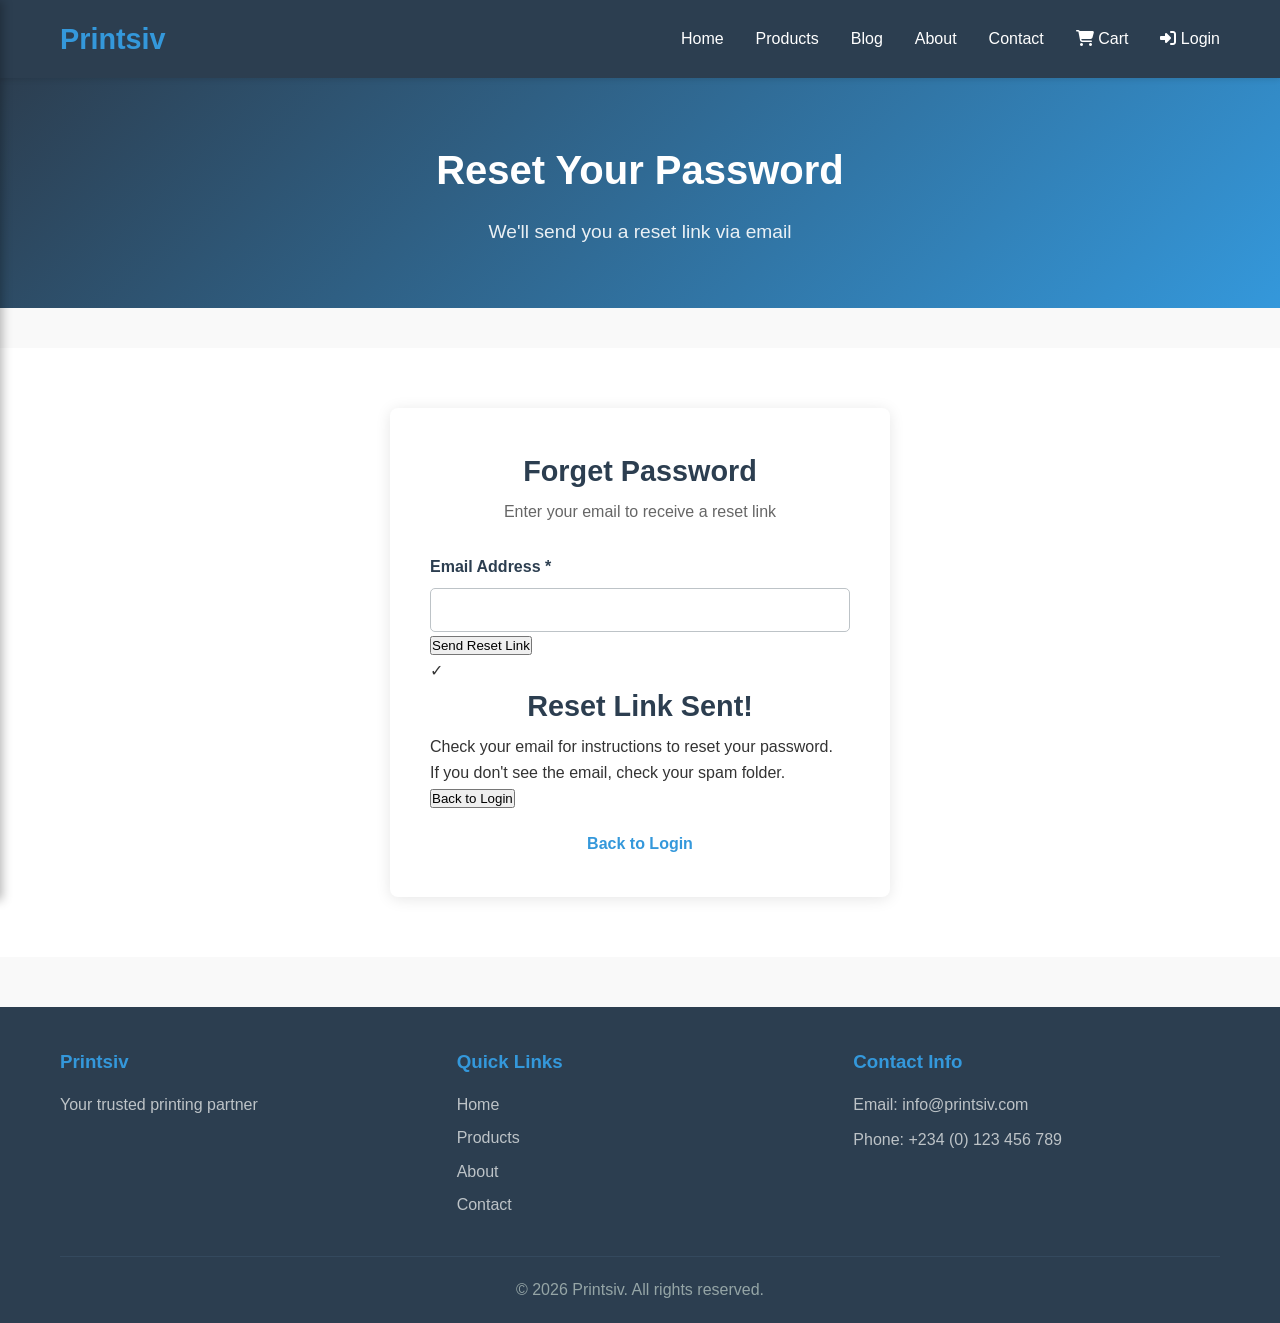
<file: forget-password.html>
<!DOCTYPE html>
<html lang="en">
<head>
    <meta charset="UTF-8">
    <meta name="viewport" content="width=device-width, initial-scale=1.0">
    <title>Forgot Password - Printsiv</title>
    <link rel="stylesheet" href="https://cdnjs.cloudflare.com/ajax/libs/font-awesome/6.5.1/css/all.min.css">
    <link rel="stylesheet" href="styles.css">
</head>
<body>
    <nav class="navbar">
        <div class="nav-container">
            <div class="logo">
                <h1>Printsiv</h1>
            </div>
            <ul class="nav-menu">
                <li><a href="index.html">Home</a></li>
                <li><a href="products.html">Products</a></li>
                <li><a href="blog.html">Blog</a></li>
                <li><a href="about.html">About</a></li>
                <li><a href="contact.html">Contact</a></li>
                <li><a href="cart.html" class="cart-link"><i class="fas fa-shopping-cart"></i> Cart <span id="cart-count" class="cart-badge" style="display: none;">0</span></a></li>
                <li><a href="login.html"><i class="fas fa-sign-in-alt"></i> Login</a></li>
            </ul>
            <div class="hamburger">
                <span></span>
                <span></span>
                <span></span>
            </div>
        </div>
    </nav>

    <!-- Mobile Sidebar -->
    <div class="sidebar-overlay"></div>
    <aside class="mobile-sidebar">
        <div class="sidebar-header">
            <h2>Printsiv</h2>
            <button class="sidebar-close">&times;</button>
        </div>
        <ul class="sidebar-nav">
            <li><a href="index.html"><i class="fas fa-home"></i> Home</a></li>
            <li><a href="products.html"><i class="fas fa-shopping-bag"></i> Products</a></li>
            <li><a href="blog.html"><i class="fas fa-blog"></i> Blog</a></li>
            <li><a href="about.html"><i class="fas fa-info-circle"></i> About</a></li>
            <li><a href="contact.html"><i class="fas fa-envelope"></i> Contact</a></li>
            <li><a href="cart.html"><i class="fas fa-shopping-cart"></i> Cart <span id="cart-count" class="cart-badge" style="display: none;">0</span></a></li>
            <li><a href="login.html"><i class="fas fa-sign-in-alt"></i> Login</a></li>
        </ul>
    </aside>

    <section class="page-hero">
        <div class="page-hero-content">
            <h1>Reset Your Password</h1>
            <p>We'll send you a reset link via email</p>
        </div>
    </section>

    <section class="auth-section">
        <div class="container">
            <div class="auth-card">
                <h2>Forget Password</h2>
                <p class="auth-subtitle">Enter your email to receive a reset link</p>

                <div class="error-message" id="errorMessage"></div>
                <div class="success-notification" id="successMessage"></div>

                <div id="reset-form-container">
                    <form id="forgetPasswordForm" onsubmit="handleForgetPassword(event)">
                        <div class="form-group">
                            <label for="email">Email Address *</label>
                            <input type="email" id="email" name="email" required>
                        </div>

                        <button type="submit" class="checkout-btn" id="submitBtn">Send Reset Link</button>
                    </form>
                </div>

                <div id="reset-success-container" class="order-success">
                    <div class="success-icon">✓</div>
                    <div class="success-message">
                        <h2>Reset Link Sent!</h2>
                        <p>Check your email for instructions to reset your password.</p>
                        <p>If you don't see the email, check your spam folder.</p>
                        <button class="checkout-btn" onclick="document.getElementById('reset-form-container').style.display='block';document.getElementById('reset-success-container').classList.remove('show');" style="margin-top: 0;">Back to Login</button>
                    </div>
                </div>

                <p class="auth-switch"><a href="login.html">Back to Login</a></p>
            </div>
        </div>
    </section>

    <footer class="footer">
        <div class="container">
            <div class="footer-content">
                <div class="footer-section">
                    <h3>Printsiv</h3>
                    <p>Your trusted printing partner</p>
                </div>
                <div class="footer-section">
                    <h3>Quick Links</h3>
                    <ul>
                        <li><a href="index.html">Home</a></li>
                        <li><a href="products.html">Products</a></li>
                        <li><a href="about.html">About</a></li>
                        <li><a href="contact.html">Contact</a></li>
                    </ul>
                </div>
                <div class="footer-section">
                    <h3>Contact Info</h3>
                    <p>Email: info@printsiv.com</p>
                    <p>Phone: +234 (0) 123 456 789</p>
                </div>
            </div>
            <div class="footer-bottom">
                <p>&copy; 2026 Printsiv. All rights reserved.</p>
            </div>
        </div>
    </footer>

    <script src="script.js"></script>
    <script>
        document.addEventListener('DOMContentLoaded', function() {
            updateCartCount();
        });

        function handleForgetPassword(event) {
            event.preventDefault();

            const formData = new FormData();
            formData.append('action', 'forget_password');
            formData.append('email', document.getElementById('email').value);

            const submitBtn = document.getElementById('submitBtn');
            submitBtn.disabled = true;
            submitBtn.textContent = 'Sending...';

            fetch('api/auth.php', {
                method: 'POST',
                body: formData
            })
            .then(response => response.json())
            .then(data => {
                submitBtn.disabled = false;
                submitBtn.textContent = 'Send Reset Link';

                if (data.success) {
                    document.getElementById('reset-form-container').style.display = 'none';
                    document.getElementById('reset-success-container').classList.add('show');
                    showSuccess('Reset link sent successfully!');
                } else {
                    showError(data.message || 'An error occurred. Please try again.');
                }
            })
            .catch(error => {
                console.error('Error:', error);
                submitBtn.disabled = false;
                submitBtn.textContent = 'Send Reset Link';
                showError('Network error. Please check your connection and try again.');
            });
        }

        function showError(message) {
            const errorDiv = document.getElementById('errorMessage');
            errorDiv.textContent = message;
            errorDiv.style.display = 'block';
            setTimeout(() => {
                errorDiv.style.display = 'none';
            }, 5000);
        }

        function showSuccess(message) {
            const successDiv = document.getElementById('successMessage');
            successDiv.textContent = message;
            successDiv.style.display = 'block';
            setTimeout(() => {
                successDiv.style.display = 'none';
            }, 5000);
        }
    </script>
</body>
</html>
</file>
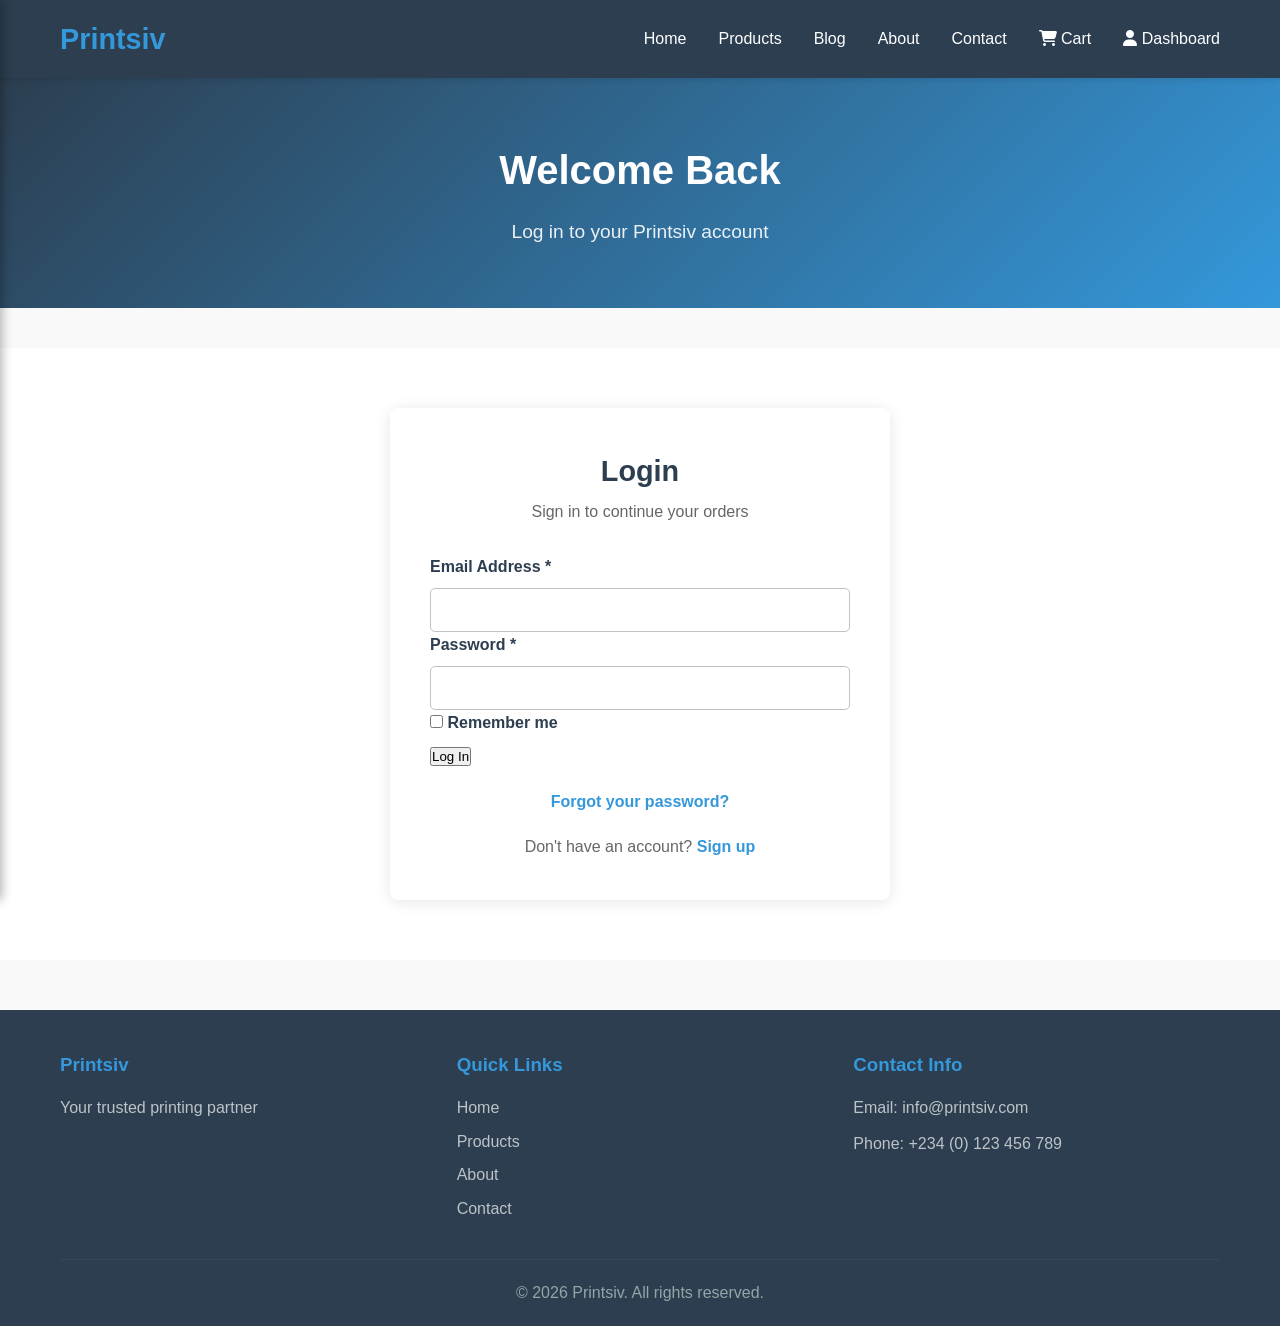
<file: login.html>
<!DOCTYPE html>
<html lang="en">
<head>
    <meta charset="UTF-8">
    <meta name="viewport" content="width=device-width, initial-scale=1.0">
    <title>Login - Printsiv</title>
    <link rel="stylesheet" href="https://cdnjs.cloudflare.com/ajax/libs/font-awesome/6.5.1/css/all.min.css">
    <link rel="stylesheet" href="styles.css">
</head>
<body>
    <nav class="navbar">
        <div class="nav-container">
            <div class="logo">
                <h1>Printsiv</h1>
            </div>
            <ul class="nav-menu">
                <li><a href="index.html">Home</a></li>
                <li><a href="products.html">Products</a></li>
                <li><a href="blog.html">Blog</a></li>
                <li><a href="about.html">About</a></li>
                <li><a href="contact.html">Contact</a></li>
                <li><a href="cart.html" class="cart-link"><i class="fas fa-shopping-cart"></i> Cart <span id="cart-count" class="cart-badge" style="display: none;">0</span></a></li>
                <li><a href="user-dashboard.html"><i class="fas fa-user"></i> Dashboard</a></li>
            </ul>
            <div class="hamburger">
                <span></span>
                <span></span>
                <span></span>
            </div>
        </div>
    </nav>

    <!-- Mobile Sidebar -->
    <div class="sidebar-overlay"></div>
    <aside class="mobile-sidebar">
        <div class="sidebar-header">
            <h2>Printsiv</h2>
            <button class="sidebar-close">&times;</button>
        </div>
        <ul class="sidebar-nav">
            <li><a href="index.html"><i class="fas fa-home"></i> Home</a></li>
            <li><a href="products.html"><i class="fas fa-shopping-bag"></i> Products</a></li>
            <li><a href="blog.html"><i class="fas fa-blog"></i> Blog</a></li>
            <li><a href="about.html"><i class="fas fa-info-circle"></i> About</a></li>
            <li><a href="contact.html"><i class="fas fa-envelope"></i> Contact</a></li>
            <li><a href="cart.html"><i class="fas fa-shopping-cart"></i> Cart <span id="cart-count" class="cart-badge" style="display: none;">0</span></a></li>
            <li><a href="user-dashboard.html"><i class="fas fa-user"></i> Dashboard</a></li>
        </ul>
    </aside>

    <section class="page-hero">
        <div class="page-hero-content">
            <h1>Welcome Back</h1>
            <p>Log in to your Printsiv account</p>
        </div>
    </section>

    <section class="auth-section">
        <div class="container">
            <div class="auth-card">
                <h2>Login</h2>
                <p class="auth-subtitle">Sign in to continue your orders</p>

                <div class="error-message" id="errorMessage"></div>
                <div class="success-notification" id="successMessage"></div>

                <form id="loginForm" onsubmit="handleLogin(event)">
                    <div class="form-group">
                        <label for="email">Email Address *</label>
                        <input type="email" id="email" name="email" required>
                    </div>

                    <div class="form-group">
                        <label for="password">Password *</label>
                        <input type="password" id="password" name="password" required>
                    </div>

                    <div class="form-group">
                        <label>
                            <input type="checkbox" id="rememberMe" name="rememberMe">
                            Remember me
                        </label>
                    </div>

                    <button type="submit" class="checkout-btn" id="submitBtn">Log In</button>
                </form>

                <p class="auth-switch"><a href="forget-password.html">Forgot your password?</a></p>
                <p class="auth-switch">Don't have an account? <a href="signup.html">Sign up</a></p>
            </div>
        </div>
    </section>

    <footer class="footer">
        <div class="container">
            <div class="footer-content">
                <div class="footer-section">
                    <h3>Printsiv</h3>
                    <p>Your trusted printing partner</p>
                </div>
                <div class="footer-section">
                    <h3>Quick Links</h3>
                    <ul>
                        <li><a href="index.html">Home</a></li>
                        <li><a href="products.html">Products</a></li>
                        <li><a href="about.html">About</a></li>
                        <li><a href="contact.html">Contact</a></li>
                    </ul>
                </div>
                <div class="footer-section">
                    <h3>Contact Info</h3>
                    <p>Email: info@printsiv.com</p>
                    <p>Phone: +234 (0) 123 456 789</p>
                </div>
            </div>
            <div class="footer-bottom">
                <p>&copy; 2026 Printsiv. All rights reserved.</p>
            </div>
        </div>
    </footer>

    <script src="script.js"></script>
    <script>
        document.addEventListener('DOMContentLoaded', function() {
            updateCartCount();
        });

        function handleLogin(event) {
            event.preventDefault();

            const formData = new FormData();
            formData.append('action', 'login');
            formData.append('email', document.getElementById('email').value);
            formData.append('password', document.getElementById('password').value);
            formData.append('rememberMe', document.getElementById('rememberMe').checked ? '1' : '0');

            const submitBtn = document.getElementById('submitBtn');
            submitBtn.disabled = true;
            submitBtn.textContent = 'Logging in...';

            fetch('api/auth.php', {
                method: 'POST',
                body: formData
            })
            .then(response => response.json())
            .then(data => {
                submitBtn.disabled = false;
                submitBtn.textContent = 'Log In';

                if (data.success) {
                    showSuccess('Login successful! Redirecting...');
                    localStorage.setItem('user', JSON.stringify(data.user));
                    setTimeout(() => {
                        window.location.href = data.user.role === 'admin' ? 'admin-dashboard.html' : 'user-dashboard.html';
                    }, 1500);
                } else {
                    showError(data.message || 'Invalid email or password');
                }
            })
            .catch(error => {
                console.error('Error:', error);
                submitBtn.disabled = false;
                submitBtn.textContent = 'Log In';
                showError('Network error. Please check your connection and try again.');
            });
        }

        function showError(message) {
            const errorDiv = document.getElementById('errorMessage');
            errorDiv.textContent = message;
            errorDiv.style.display = 'block';
            setTimeout(() => {
                errorDiv.style.display = 'none';
            }, 5000);
        }

        function showSuccess(message) {
            const successDiv = document.getElementById('successMessage');
            successDiv.textContent = message;
            successDiv.style.display = 'block';
            setTimeout(() => {
                successDiv.style.display = 'none';
            }, 5000);
        }
    </script>
</body>
</html>
</file>
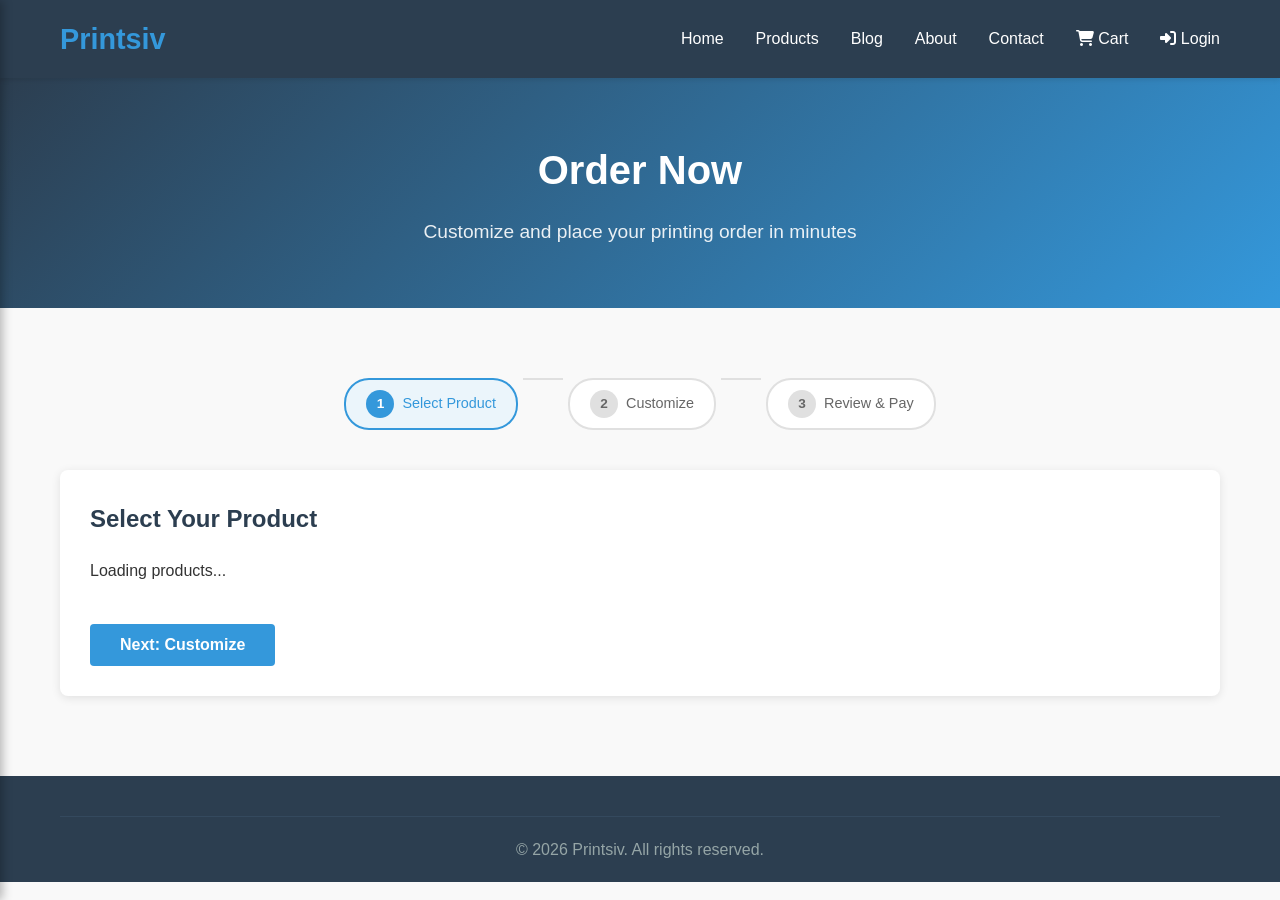
<file: ordering-system.html>
<!DOCTYPE html>
<html lang="en">
<head>
    <meta charset="UTF-8">
    <meta name="viewport" content="width=device-width, initial-scale=1.0">
    <title>Ordering System - Printsiv</title>
    <link rel="stylesheet" href="https://cdnjs.cloudflare.com/ajax/libs/font-awesome/6.5.1/css/all.min.css">
    <link rel="stylesheet" href="styles.css">
    <style>
        .ordering-container {
            max-width: 1200px;
            margin: 0 auto;
            padding: 30px 20px;
        }

        .ordering-steps {
            display: flex;
            justify-content: center;
            gap: 0;
            margin-bottom: 40px;
            flex-wrap: wrap;
        }

        .step {
            display: flex;
            align-items: center;
            gap: 8px;
            padding: 10px 20px;
            background: white;
            border: 2px solid #e0e0e0;
            border-radius: 25px;
            font-size: 0.9rem;
            color: #666;
            transition: all 0.3s;
        }

        .step.active {
            border-color: #3498db;
            color: #3498db;
            background: #ebf5fb;
        }

        .step.completed {
            border-color: #27ae60;
            color: #27ae60;
            background: #eafaf1;
        }

        .step-number {
            width: 28px;
            height: 28px;
            border-radius: 50%;
            background: #e0e0e0;
            display: flex;
            align-items: center;
            justify-content: center;
            font-weight: bold;
            font-size: 0.85rem;
        }

        .step.active .step-number {
            background: #3498db;
            color: white;
        }

        .step.completed .step-number {
            background: #27ae60;
            color: white;
        }

        .step-connector {
            width: 40px;
            height: 2px;
            background: #e0e0e0;
            margin: 0 5px;
        }

        .step-panel {
            display: none;
        }

        .step-panel.active {
            display: block;
        }

        .ordering-form {
            background: white;
            padding: 30px;
            border-radius: 8px;
            box-shadow: 0 2px 10px rgba(0,0,0,0.1);
        }

        .ordering-form h2 {
            margin-top: 0;
            color: #2c3e50;
            margin-bottom: 20px;
        }

        .product-selector {
            display: grid;
            grid-template-columns: repeat(auto-fill, minmax(250px, 1fr));
            gap: 20px;
            margin-bottom: 20px;
        }

        .product-option {
            border: 2px solid #e0e0e0;
            border-radius: 8px;
            padding: 15px;
            cursor: pointer;
            transition: all 0.3s;
            text-align: center;
        }

        .product-option:hover {
            border-color: #3498db;
            box-shadow: 0 4px 12px rgba(52, 152, 219, 0.2);
        }

        .product-option.selected {
            border-color: #3498db;
            background: #ebf5fb;
        }

        .product-option img {
            width: 100%;
            height: 150px;
            object-fit: cover;
            border-radius: 4px;
            margin-bottom: 10px;
        }

        .product-option h4 {
            margin: 0 0 5px;
            color: #2c3e50;
        }

        .product-option .price {
            font-size: 1.2rem;
            font-weight: bold;
            color: #e74c3c;
        }

        .product-option input[type="radio"] {
            margin-top: 10px;
        }

        .quantity-selector {
            display: flex;
            align-items: center;
            gap: 15px;
            margin: 15px 0;
        }

        .quantity-selector button {
            width: 40px;
            height: 40px;
            border: 1px solid #ddd;
            background: #f8f9fa;
            border-radius: 4px;
            font-size: 1.2rem;
            cursor: pointer;
        }

        .quantity-selector input {
            width: 60px;
            text-align: center;
            padding: 8px;
            border: 1px solid #ddd;
            border-radius: 4px;
            font-size: 1rem;
        }

        .customization-options {
            display: grid;
            grid-template-columns: 1fr 1fr;
            gap: 15px;
            margin: 15px 0;
        }

        .customization-options .form-group {
            margin-bottom: 0;
        }

        .customization-options label {
            font-weight: 600;
            color: #2c3e50;
            margin-bottom: 5px;
            display: block;
            font-size: 0.9rem;
        }

        .customization-options select,
        .customization-options input {
            width: 100%;
            padding: 10px;
            border: 1px solid #ddd;
            border-radius: 4px;
            font-size: 0.95rem;
        }

        .btn-next {
            padding: 12px 30px;
            background-color: #3498db;
            color: white;
            border: none;
            border-radius: 4px;
            cursor: pointer;
            font-size: 1rem;
            font-weight: 600;
            margin-top: 20px;
        }

        .btn-next:hover {
            background-color: #2980b9;
        }

        .btn-prev {
            padding: 12px 30px;
            background-color: #95a5a6;
            color: white;
            border: none;
            border-radius: 4px;
            cursor: pointer;
            font-size: 1rem;
            margin-top: 20px;
            margin-right: 10px;
        }

        .btn-prev:hover {
            background-color: #7f8c8d;
        }

        .order-summary-box {
            background: #f8f9fa;
            padding: 20px;
            border-radius: 8px;
            margin-top: 20px;
        }

        .order-summary-box h3 {
            margin-top: 0;
            color: #2c3e50;
        }

        .summary-item {
            display: flex;
            justify-content: space-between;
            padding: 8px 0;
            border-bottom: 1px solid #e0e0e0;
        }

        .summary-item.total {
            font-weight: bold;
            font-size: 1.2rem;
            color: #27ae60;
            border-bottom: none;
            border-top: 2px solid #e0e0e0;
            padding-top: 15px;
            margin-top: 10px;
        }

        .btn-place-order {
            width: 100%;
            padding: 15px;
            background-color: #27ae60;
            color: white;
            border: none;
            border-radius: 4px;
            font-size: 1.1rem;
            font-weight: bold;
            cursor: pointer;
            margin-top: 20px;
        }

        .btn-place-order:hover {
            background-color: #229954;
        }

        .btn-place-order:disabled {
            background-color: #bdc3c7;
            cursor: not-allowed;
        }

        .order-success-screen {
            text-align: center;
            padding: 40px 20px;
        }

        .order-success-screen .success-icon {
            font-size: 60px;
            margin-bottom: 15px;
        }

        .order-success-screen h2 {
            color: #27ae60;
            margin-bottom: 10px;
        }

        .order-success-screen .order-id {
            background: #f0f0f0;
            padding: 10px;
            border-radius: 4px;
            margin: 15px 0;
            font-weight: bold;
            word-break: break-all;
        }

        .whatsapp-checkout-btn {
            display: flex;
            align-items: center;
            justify-content: center;
            gap: 10px;
            width: 100%;
            padding: 15px;
            background-color: #25D366;
            color: white;
            border: none;
            border-radius: 4px;
            font-size: 1.1rem;
            font-weight: bold;
            cursor: pointer;
            margin-top: 15px;
            text-decoration: none;
        }

        .whatsapp-checkout-btn:hover {
            background-color: #1da851;
            transform: translateY(-2px);
            box-shadow: 0 4px 12px rgba(37, 211, 102, 0.3);
        }

        .whatsapp-checkout-btn:disabled {
            background-color: #bdc3c7;
            cursor: not-allowed;
            transform: none;
            box-shadow: none;
        }

        @media (max-width: 768px) {
            .ordering-steps {
                flex-direction: column;
                align-items: center;
            }

            .step-connector {
                width: 2px;
                height: 20px;
                margin: 0;
            }

            .customization-options {
                grid-template-columns: 1fr;
            }

            .product-selector {
                grid-template-columns: repeat(auto-fill, minmax(180px, 1fr));
            }
        }
    </style>
</head>
<body>
    <nav class="navbar">
        <div class="nav-container">
            <div class="logo">
                <h1>Printsiv</h1>
            </div>
            <ul class="nav-menu">
                <li><a href="index.html">Home</a></li>
                <li><a href="products.html">Products</a></li>
                <li><a href="blog.html">Blog</a></li>
                <li><a href="about.html">About</a></li>
                <li><a href="contact.html">Contact</a></li>
                <li><a href="cart.html" class="cart-link"><i class="fas fa-shopping-cart"></i> Cart <span id="cart-count" class="cart-badge" style="display: none;">0</span></a></li>
                <li><a href="login.html"><i class="fas fa-sign-in-alt"></i> Login</a></li>
            </ul>
            <div class="hamburger">
                <span></span>
                <span></span>
                <span></span>
            </div>
        </div>
    </nav>

    <!-- Mobile Sidebar -->
    <div class="sidebar-overlay"></div>
    <aside class="mobile-sidebar">
        <div class="sidebar-header">
            <h2>Printsiv</h2>
            <button class="sidebar-close">&times;</button>
        </div>
        <ul class="sidebar-nav">
            <li><a href="index.html"><i class="fas fa-home"></i> Home</a></li>
            <li><a href="products.html"><i class="fas fa-shopping-bag"></i> Products</a></li>
            <li><a href="blog.html"><i class="fas fa-blog"></i> Blog</a></li>
            <li><a href="about.html"><i class="fas fa-info-circle"></i> About</a></li>
            <li><a href="contact.html"><i class="fas fa-envelope"></i> Contact</a></li>
            <li><a href="cart.html"><i class="fas fa-shopping-cart"></i> Cart <span id="cart-count" class="cart-badge" style="display: none;">0</span></a></li>
            <li><a href="login.html"><i class="fas fa-sign-in-alt"></i> Login</a></li>
        </ul>
    </aside>

    <section class="page-hero">
        <div class="page-hero-content">
            <h1>Order Now</h1>
            <p>Customize and place your printing order in minutes</p>
        </div>
    </section>

    <section class="ordering-container">
        <div class="ordering-steps">
            <div class="step active" id="step-indicator-1">
                <span class="step-number">1</span> Select Product
            </div>
            <div class="step-connector"></div>
            <div class="step" id="step-indicator-2">
                <span class="step-number">2</span> Customize
            </div>
            <div class="step-connector"></div>
            <div class="step" id="step-indicator-3">
                <span class="step-number">3</span> Review & Pay
            </div>
        </div>

        <!-- Step 1: Select Product -->
        <div class="step-panel active" id="panel-step-1">
            <div class="ordering-form">
                <h2>Select Your Product</h2>
                <div class="product-selector" id="product-selector">
                    <div class="loading-spinner"><div class="spinner"></div><p>Loading products...</p></div>
                </div>
                <button class="btn-next" onclick="goToStep(2)" id="step1-next" disabled>Next: Customize</button>
            </div>
        </div>

        <!-- Step 2: Customize -->
        <div class="step-panel" id="panel-step-2">
            <div class="ordering-form">
                <h2>Customize Your Order</h2>
                <div id="selected-product-info" style="margin-bottom:20px;padding:15px;background:#f8f9fa;border-radius:8px;"></div>

                <div class="quantity-selector">
                    <button type="button" onclick="changeQuantity(-1)">−</button>
                    <input type="number" id="order-quantity" value="1" min="1" max="1000">
                    <button type="button" onclick="changeQuantity(1)">+</button>
                </div>

                <div class="customization-options">
                    <div class="form-group">
                        <label for="paperType">Paper Type</label>
                        <select id="paperType">
                            <option value="standard">Standard (80gsm)</option>
                            <option value="premium">Premium (120gsm)</option>
                            <option value="premium_plus">Premium Plus (170gsm)</option>
                        </select>
                    </div>
                    <div class="form-group">
                        <label for="finishType">Finish</label>
                        <select id="finishType">
                            <option value="matte">Matte</option>
                            <option value="glossy">Glossy</option>
                            <option value="silk">Silk</option>
                            <option value="soft_touch">Soft Touch</option>
                        </select>
                    </div>
                    <div class="form-group">
                        <label for="printSide">Print Side</label>
                        <select id="printSide">
                            <option value="single">Single Side</option>
                            <option value="double">Double Side</option>
                        </select>
                    </div>
                    <div class="form-group">
                        <label for="colorOption">Color</label>
                        <select id="colorOption">
                            <option value="full_color">Full Color (CMYK)</option>
                            <option value="black_white">Black & White</option>
                            <option value="spot_color">Spot Color</option>
                        </select>
                    </div>
                </div>

                <div class="form-group">
                    <label for="specialInstructions">Special Instructions</label>
                    <textarea id="specialInstructions" rows="3" placeholder="Any special requirements for your order..."></textarea>
                </div>

                <div>
                    <button class="btn-prev" onclick="goToStep(1)">Back</button>
                    <button class="btn-next" onclick="goToStep(3)">Next: Review Order</button>
                </div>
            </div>
        </div>

        <!-- Step 3: Review & Pay -->
        <div class="step-panel" id="panel-step-3">
            <div class="ordering-form">
                <h2>Review Your Order</h2>
                <div class="order-summary-box" id="order-review-summary">
                    <div class="summary-item">
                        <span>Product:</span>
                        <span id="review-product">-</span>
                    </div>
                    <div class="summary-item">
                        <span>Quantity:</span>
                        <span id="review-quantity">-</span>
                    </div>
                    <div class="summary-item">
                        <span>Paper Type:</span>
                        <span id="review-paper">-</span>
                    </div>
                    <div class="summary-item">
                        <span>Finish:</span>
                        <span id="review-finish">-</span>
                    </div>
                    <div class="summary-item">
                        <span>Print Side:</span>
                        <span id="review-print">-</span>
                    </div>
                    <div class="summary-item">
                        <span>Color:</span>
                        <span id="review-color">-</span>
                    </div>
                    <div class="summary-item">
                        <span>Unit Price:</span>
                        <span id="review-unit-price">-</span>
                    </div>
                    <div class="summary-item total">
                        <span>Total:</span>
                        <span id="review-total">₦0</span>
                    </div>
                </div>

                <div class="form-group" style="margin-top:20px;">
                    <label for="checkoutPhone">WhatsApp Phone Number *</label>
                    <input type="tel" id="checkoutPhone" placeholder="+234..." required>
                </div>

                <div class="form-group">
                    <label for="checkoutName">Full Name *</label>
                    <input type="text" id="checkoutName" required>
                </div>

                <div class="form-group">
                    <label for="checkoutEmail">Email Address *</label>
                    <input type="email" id="checkoutEmail" required>
                </div>

                <div class="form-group">
                    <label for="checkoutAddress">Delivery Address *</label>
                    <textarea id="checkoutAddress" rows="3" required></textarea>
                </div>

                <div class="form-row" style="display:grid;grid-template-columns:1fr 1fr;gap:15px;">
                    <div class="form-group">
                        <label for="checkoutCity">City *</label>
                        <input type="text" id="checkoutCity" required>
                    </div>
                    <div class="form-group">
                        <label for="checkoutState">State *</label>
                        <input type="text" id="checkoutState" required>
                    </div>
                </div>

                <button class="btn-place-order" id="placeOrderBtn" onclick="placeOrder()">
                    Place Order via WhatsApp
                </button>

                <a href="https://wa.me/2348063758039?text=Hello%20Printsiv,%20I%20would%20like%20to%20place%20an%20order."
                   class="whatsapp-checkout-btn" id="whatsappDirectBtn" target="_blank">
                    <i class="fab fa-whatsapp"></i> Proceed to WhatsApp Checkout
                </a>

                <button class="btn-prev" onclick="goToStep(2)" style="margin-top:10px;">Back to Customize</button>
            </div>
        </div>

        <!-- Order Success -->
        <div class="step-panel" id="panel-step-success">
            <div class="order-success-screen">
                <div class="success-icon"><i class="fas fa-check"></i></div>
                <h2>Order Placed Successfully!</h2>
                <p>Your order has been sent via WhatsApp checkout</p>
                <div class="order-id">Order ID: <span id="successOrderId">-</span></div>
                <p>Our team will contact you on WhatsApp shortly to confirm your order.</p>
                <a href="cart.html" class="btn btn-primary" style="margin-top:20px;">View Cart</a>
                <a href="products.html" class="btn btn-secondary" style="margin-top:20px;">Continue Shopping</a>
            </div>
        </div>
    </section>

    <footer class="footer">
        <div class="container">
            <div class="footer-bottom">
                <p>&copy; 2026 Printsiv. All rights reserved.</p>
            </div>
        </div>
    </footer>

    <script src="script.js"></script>
    <script>
        let selectedProduct = null;
        let orderQuantity = 1;
        let currentStep = 1;

        document.addEventListener('DOMContentLoaded', function() {
            updateCartCount();
            loadProducts();
        });

        function loadProducts() {
            fetch('api/get-products.php')
                .then(response => response.json())
                .then(data => {
                    const container = document.getElementById('product-selector');
                    if (data.success && data.products.length > 0) {
                        container.innerHTML = data.products.map(product => `
                            <div class="product-option" onclick="selectProduct(${product.id}, this)">
                                <img src="${product.image || 'img/placeholder.jpg'}" alt="${product.product_name}">
                                <h4>${product.product_name}</h4>
                                <p class="price">₦${parseFloat(product.price).toLocaleString()}</p>
                                <input type="radio" name="selectedProduct" value="${product.id}" style="display:none;">
                            </div>
                        `).join('');
                    } else {
                        container.innerHTML = '<p style="text-align:center;color:#666;grid-column:1/-1;">No products available</p>';
                    }
                })
                .catch(error => {
                    console.error('Error:', error);
                    document.getElementById('product-selector').innerHTML = '<p style="text-align:center;color:#e74c3c;">Error loading products</p>';
                });
        }

        function selectProduct(productId, element) {
            document.querySelectorAll('.product-option').forEach(el => el.classList.remove('selected'));
            element.classList.add('selected');
            element.querySelector('input[type="radio"]').checked = true;

            fetch('api/get-product.php?id=' + productId)
                .then(response => response.json())
                .then(data => {
                    if (data.success) {
                        selectedProduct = data.product;
                        document.getElementById('selected-product-info').innerHTML = `
                            <h3>${data.product.product_name}</h3>
                            <p>₦${parseFloat(data.product.price).toLocaleString()} per unit</p>
                            <p>${data.product.description || ''}</p>
                        `;
                        document.getElementById('step1-next').disabled = false;
                    }
                })
                .catch(err => console.error('Error:', err));
        }

        function changeQuantity(delta) {
            orderQuantity = Math.max(1, Math.min(1000, orderQuantity + delta));
            document.getElementById('order-quantity').value = orderQuantity;
            updateReviewSummary();
        }

        function goToStep(step) {
            if (step === 2 && !selectedProduct) {
                alert('Please select a product first');
                return;
            }

            if (step === 3) {
                updateReviewSummary();
            }

            currentStep = step;

            document.querySelectorAll('.step-panel').forEach(el => el.classList.remove('active'));
            document.getElementById('panel-step-' + step).classList.add('active');

            document.querySelectorAll('.step').forEach((el, index) => {
                el.classList.remove('active', 'completed');
                if (index + 1 < step) el.classList.add('completed');
                if (index + 1 === step) el.classList.add('active');
            });
        }

        function updateReviewSummary() {
            if (!selectedProduct) return;

            const unitPrice = parseFloat(selectedProduct.price);
            const total = unitPrice * orderQuantity;

            document.getElementById('review-product').textContent = selectedProduct.product_name;
            document.getElementById('review-quantity').textContent = orderQuantity;
            document.getElementById('review-paper').textContent = document.getElementById('paperType').selectedOptions[0].text;
            document.getElementById('review-finish').textContent = document.getElementById('finishType').selectedOptions[0].text;
            document.getElementById('review-print').textContent = document.getElementById('printSide').selectedOptions[0].text;
            document.getElementById('review-color').textContent = document.getElementById('colorOption').selectedOptions[0].text;
            document.getElementById('review-unit-price').textContent = '₦' + unitPrice.toLocaleString();
            document.getElementById('review-total').textContent = '₦' + total.toLocaleString();
        }

        function placeOrder() {
            const phone = document.getElementById('checkoutPhone').value.trim();
            const name = document.getElementById('checkoutName').value.trim();
            const email = document.getElementById('checkoutEmail').value.trim();
            const address = document.getElementById('checkoutAddress').value.trim();
            const city = document.getElementById('checkoutCity').value.trim();
            const state = document.getElementById('checkoutState').value.trim();

            if (!phone || !name || !email || !address || !city || !state) {
                alert('Please fill in all required fields');
                return;
            }

            if (!selectedProduct) {
                alert('Please select a product');
                return;
            }

            const btn = document.getElementById('placeOrderBtn');
            btn.disabled = true;
            btn.textContent = 'Placing Order...';

            const unitPrice = parseFloat(selectedProduct.price);
            const total = unitPrice * orderQuantity;
            const orderId = 'ORD-' + Date.now() + '-' + Math.random().toString(36).substr(2, 4).toUpperCase();

            const formData = new FormData();
            formData.append('action', 'place_order');
            formData.append('order_id', orderId);
            formData.append('product_id', selectedProduct.id);
            formData.append('product_name', selectedProduct.product_name);
            formData.append('quantity', orderQuantity);
            formData.append('unit_price', unitPrice);
            formData.append('total', total);
            formData.append('paper_type', document.getElementById('paperType').value);
            formData.append('finish_type', document.getElementById('finishType').value);
            formData.append('print_side', document.getElementById('printSide').value);
            formData.append('color_option', document.getElementById('colorOption').value);
            formData.append('phone', phone);
            formData.append('customer_name', name);
            formData.append('email', email);
            formData.append('address', address);
            formData.append('city', city);
            formData.append('state', state);
            formData.append('special_instructions', document.getElementById('specialInstructions').value);
            formData.append('payment_method', 'whatsapp_checkout');

            fetch('api/ordering-system.php', {
                method: 'POST',
                body: formData
            })
            .then(response => response.json())
            .then(data => {
                btn.disabled = false;
                btn.textContent = 'Place Order via WhatsApp';

                if (data.success) {
                    document.getElementById('successOrderId').textContent = orderId;
                    goToStep(4);

                    const whatsappMsg = encodeURIComponent(
                        `New Order from Printsiv!\n\n` +
                        `Order ID: ${orderId}\n` +
                        `Customer: ${name}\n` +
                        `Product: ${selectedProduct.product_name}\n` +
                        `Quantity: ${orderQuantity}\n` +
                        `Total: ₦${total.toLocaleString()}\n` +
                        `Phone: ${phone}\n` +
                        `Email: ${email}\n` +
                        `Address: ${address}, ${city}, ${state}\n` +
                        `Instructions: ${document.getElementById('specialInstructions').value || 'None'}`
                    );
                    document.getElementById('whatsappDirectBtn').href = `https://wa.me/2348063758039?text=${whatsappMsg}`;
                } else {
                    alert(data.message || 'Failed to place order');
                }
            })
            .catch(error => {
                console.error('Error:', error);
                btn.disabled = false;
                btn.textContent = 'Place Order via WhatsApp';
                alert('Network error. Please try again.');
            });
        }

        document.getElementById('order-quantity').addEventListener('change', function() {
            orderQuantity = parseInt(this.value) || 1;
            orderQuantity = Math.max(1, Math.min(1000, orderQuantity));
            this.value = orderQuantity;
            updateReviewSummary();
        });

        ['paperType', 'finishType', 'printSide', 'colorOption'].forEach(id => {
            document.getElementById(id).addEventListener('change', updateReviewSummary);
        });
    </script>
</body>
</html>
</file>
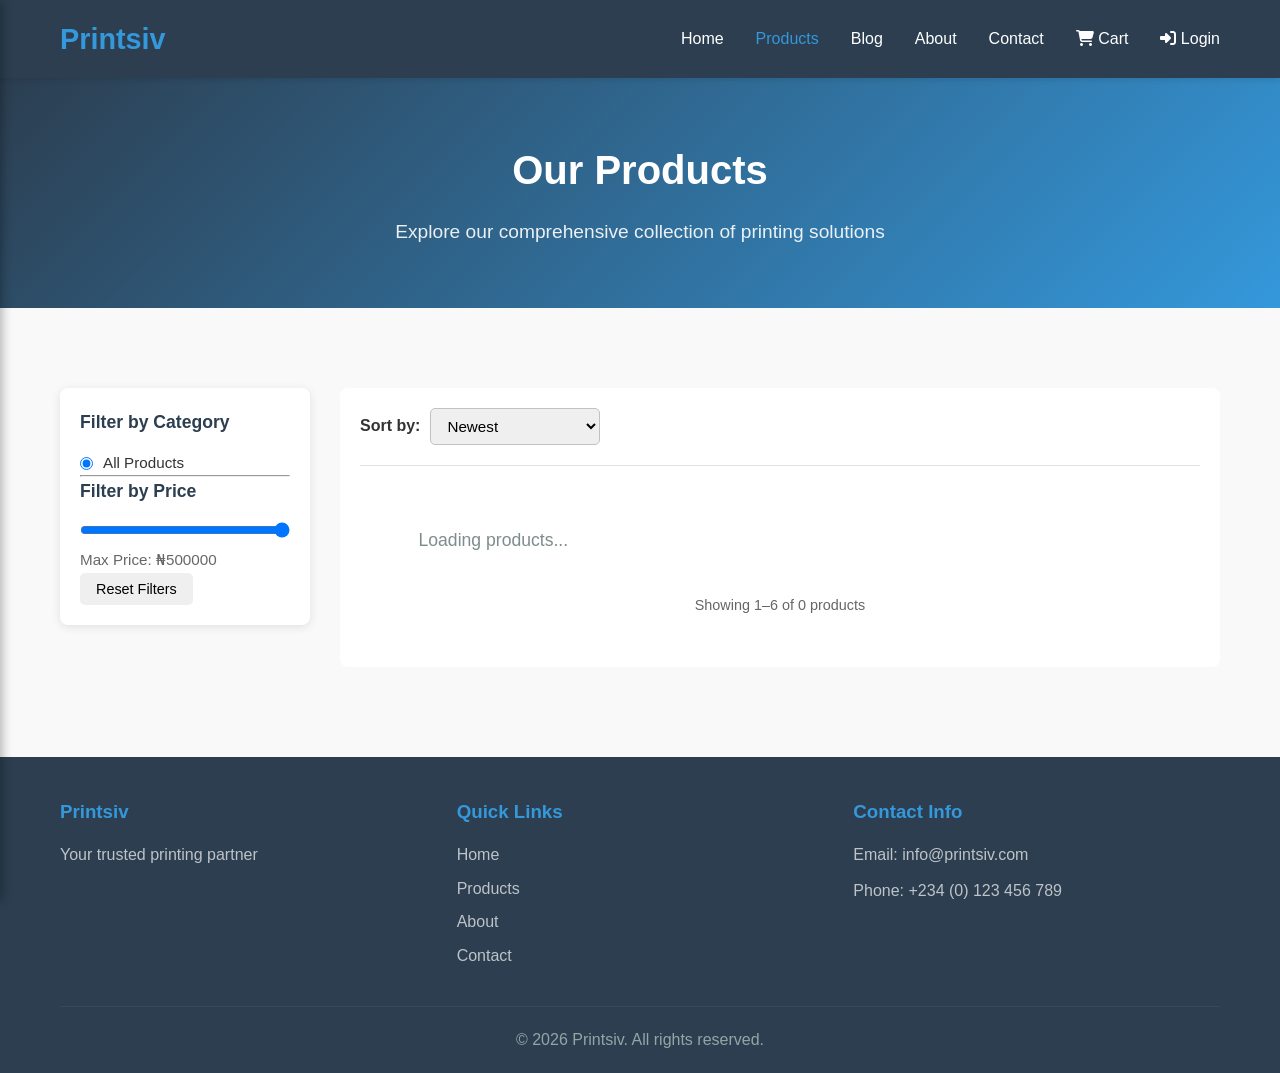
<file: products.html>
<!DOCTYPE html>
<html lang="en">
<head>
    <meta charset="UTF-8">
    <meta name="viewport" content="width=device-width, initial-scale=1.0">
    <title>Products - Printsiv</title>
    <link rel="stylesheet" href="https://cdnjs.cloudflare.com/ajax/libs/font-awesome/6.5.1/css/all.min.css">
    <link rel="stylesheet" href="styles.css">
    <style>
        .quantity-selector {
            display: flex;
            align-items: center;
            gap: 10px;
            margin: 15px 0;
        }
        .quantity-selector input {
            width: 60px;
            padding: 8px;
            text-align: center;
            border: 1px solid #ddd;
            border-radius: 4px;
        }
        .quantity-selector button {
            padding: 8px 12px;
            background-color: #f0f0f0;
            border: 1px solid #ddd;
            cursor: pointer;
            border-radius: 4px;
            font-weight: bold;
        }
        .quantity-selector button:hover {
            background-color: #e0e0e0;
        }
        .cart-notification {
            position: fixed;
            top: 20px;
            right: 20px;
            background-color: #28a745;
            color: white;
            padding: 15px 20px;
            border-radius: 4px;
            box-shadow: 0 2px 10px rgba(0,0,0,0.2);
            z-index: 1000;
            animation: slideIn 0.3s ease-out;
        }
        @keyframes slideIn {
            from {
                transform: translateX(400px);
                opacity: 0;
            }
            to {
                transform: translateX(0);
                opacity: 1;
            }
        }
        .pagination {
            display: flex;
            justify-content: center;
            align-items: center;
            gap: 8px;
            margin-top: 30px;
        }
        .pagination button {
            padding: 8px 14px;
            border: 1px solid #ddd;
            background: white;
            border-radius: 4px;
            cursor: pointer;
            font-size: 0.9rem;
            transition: all 0.2s;
        }
        .pagination button:hover:not(:disabled) {
            background-color: #3498db;
            color: white;
            border-color: #3498db;
        }
        .pagination button.active {
            background-color: #3498db;
            color: white;
            border-color: #3498db;
        }
        .pagination button:disabled {
            opacity: 0.5;
            cursor: not-allowed;
        }
        .pagination .page-info {
            padding: 0 10px;
            color: #666;
            font-size: 0.9rem;
        }
        .products-per-page {
            text-align: center;
            margin-bottom: 15px;
            color: #666;
            font-size: 0.9rem;
        }
    </style>
</head>
<body>
    <nav class="navbar">
        <div class="nav-container">
            <div class="logo">
                <h1>Printsiv</h1>
            </div>
            <ul class="nav-menu">
                <li><a href="index.html">Home</a></li>
                <li><a href="products.html" class="active">Products</a></li>
                <li><a href="blog.html">Blog</a></li>
                <li><a href="about.html">About</a></li>
                <li><a href="contact.html">Contact</a></li>
                <li><a href="cart.html" class="cart-link"><i class="fas fa-shopping-cart"></i> Cart <span id="cart-count" class="cart-badge" style="display: none;">0</span></a></li>
                <li><a href="login.html"><i class="fas fa-sign-in-alt"></i> Login</a></li>
            </ul>
            <div class="hamburger">
                <span></span>
                <span></span>
                <span></span>
            </div>
        </div>
    </nav>

    <!-- Mobile Sidebar -->
    <div class="sidebar-overlay"></div>
    <aside class="mobile-sidebar">
        <div class="sidebar-header">
            <h2>Printsiv</h2>
            <button class="sidebar-close">&times;</button>
        </div>
        <ul class="sidebar-nav">
            <li><a href="index.html"><i class="fas fa-home"></i> Home</a></li>
            <li><a href="products.html"><i class="fas fa-shopping-bag"></i> Products</a></li>
            <li><a href="blog.html"><i class="fas fa-blog"></i> Blog</a></li>
            <li><a href="about.html"><i class="fas fa-info-circle"></i> About</a></li>
            <li><a href="contact.html"><i class="fas fa-envelope"></i> Contact</a></li>
            <li><a href="cart.html"><i class="fas fa-shopping-cart"></i> Cart <span id="cart-count" class="cart-badge" style="display: none;">0</span></a></li>
            <li><a href="login.html"><i class="fas fa-sign-in-alt"></i> Login</a></li>
        </ul>
    </aside>

    <section class="page-hero">
        <div class="page-hero-content">
            <h1>Our Products</h1>
            <p>Explore our comprehensive collection of printing solutions</p>
        </div>
    </section>

    <section class="products-section">
        <div class="container">
            <div class="products-wrapper">
                <aside class="filters-sidebar">
                    <h3>Filter by Category</h3>
                    <div id="category-filters" class="filter-list">
                        <label class="filter-item">
                            <input type="radio" name="category" value="" checked>
                            <span>All Products</span>
                        </label>
                    </div>
                    <hr>
                    <h3>Filter by Price</h3>
                    <div class="price-filter">
                        <input type="range" id="priceRange" min="0" max="500000" value="500000">
                        <p>Max Price: ₦<span id="priceValue">500000</span></p>
                    </div>
                    <button class="btn btn-small" onclick="resetFilters()">Reset Filters</button>
                </aside>

                <div class="products-main">
                    <div class="products-header">
                        <div class="sort-container">
                            <label>Sort by:</label>
                            <select id="sortBy" onchange="applySort()">
                                <option value="newest">Newest</option>
                                <option value="price-low">Price: Low to High</option>
                                <option value="price-high">Price: High to Low</option>
                                <option value="name">Name: A to Z</option>
                            </select>
                        </div>
                    </div>
                    <div id="products-container" class="products-grid">
                        <div class="loading">Loading products...</div>
                    </div>
                    <div class="products-per-page">Showing <span id="showing-start">1</span>–<span id="showing-end">6</span> of <span id="total-products">0</span> products</div>
                    <div class="pagination" id="pagination-container"></div>
                </div>
            </div>
        </div>
    </section>

    <div id="productModal" class="modal">
        <div class="modal-content">
            <span class="close">&times;</span>
            <div id="modalBody" class="modal-body"></div>
        </div>
    </div>

    <footer class="footer">
        <div class="container">
            <div class="footer-content">
                <div class="footer-section">
                    <h3>Printsiv</h3>
                    <p>Your trusted printing partner</p>
                </div>
                <div class="footer-section">
                    <h3>Quick Links</h3>
                    <ul>
                        <li><a href="index.html">Home</a></li>
                        <li><a href="products.html">Products</a></li>
                        <li><a href="about.html">About</a></li>
                        <li><a href="contact.html">Contact</a></li>
                    </ul>
                </div>
                <div class="footer-section">
                    <h3>Contact Info</h3>
                    <p>Email: info@printsiv.com</p>
                    <p>Phone: +234 (0) 123 456 789</p>
                </div>
            </div>
            <div class="footer-bottom">
                <p>&copy; 2026 Printsiv. All rights reserved.</p>
            </div>
        </div>
    </footer>

    <script src="script.js"></script>
    <script>
        let allProducts = [];
        let filteredProducts = [];
        let selectedCategory = '';
        let maxPrice = 500000;
        let currentPage = 1;
        const productsPerPage = 6;

        document.addEventListener('DOMContentLoaded', function() {
            loadProducts();
            loadCategories();
            updateCartCount();

            document.getElementById('priceRange').addEventListener('input', function(e) {
                maxPrice = e.target.value;
                document.getElementById('priceValue').textContent = maxPrice;
                currentPage = 1;
                filterProducts();
            });

            document.addEventListener('change', function(e) {
                if (e.target.name === 'category') {
                    selectedCategory = e.target.value;
                    currentPage = 1;
                    filterProducts();
                }
            });
        });

        function loadProducts() {
            fetch('api/get-products.php')
                .then(response => response.json())
                .then(data => {
                    if (data.success) {
                        allProducts = data.products;
                        filteredProducts = [...allProducts];
                        currentPage = 1;
                        displayProducts();
                    }
                })
                .catch(error => console.error('Error:', error));
        }

        function loadCategories() {
            fetch('api/get-categories.php')
                .then(response => response.json())
                .then(data => {
                    if (data.success) {
                        const filterList = document.getElementById('category-filters');
                        data.categories.forEach(cat => {
                            const label = document.createElement('label');
                            label.className = 'filter-item';
                            label.innerHTML = `
                                <input type="radio" name="category" value="${cat.id}">
                                <span>${cat.name}</span>
                            `;
                            filterList.appendChild(label);
                        });
                    }
                })
                .catch(error => console.error('Error:', error));
        }

        function filterProducts() {
            filteredProducts = allProducts.filter(product => {
                const matchCategory = selectedCategory === '' || product.category_id == selectedCategory;
                const matchPrice = product.price <= maxPrice;
                return matchCategory && matchPrice;
            });
            currentPage = 1;
            displayProducts();
        }

        function applySort() {
            const sortBy = document.getElementById('sortBy').value;
            let sorted = [...filteredProducts];

            switch(sortBy) {
                case 'price-low':
                    sorted.sort((a, b) => parseFloat(a.price) - parseFloat(b.price));
                    break;
                case 'price-high':
                    sorted.sort((a, b) => parseFloat(b.price) - parseFloat(a.price));
                    break;
                case 'name':
                    sorted.sort((a, b) => a.product_name.localeCompare(b.product_name));
                    break;
                default:
                    sorted.reverse();
            }
            currentPage = 1;
            displayProducts(sorted);
        }

        function displayProducts(products) {
            const container = document.getElementById('products-container');
            const data = products || filteredProducts;

            if (data.length === 0) {
                container.innerHTML = '<p class="no-products">No products found</p>';
                document.getElementById('showing-start').textContent = '0';
                document.getElementById('showing-end').textContent = '0';
                document.getElementById('total-products').textContent = '0';
                document.getElementById('pagination-container').innerHTML = '';
                return;
            }

            const totalPages = Math.ceil(data.length / productsPerPage);
            if (currentPage > totalPages) currentPage = totalPages;
            if (currentPage < 1) currentPage = 1;

            const start = (currentPage - 1) * productsPerPage;
            const end = Math.min(start + productsPerPage, data.length);
            const pageProducts = data.slice(start, end);

            container.innerHTML = pageProducts.map(product => `
                <div class="product-card">
                    <div class="product-image">
                        <img src="${product.image || 'img/placeholder.jpg'}" alt="${product.product_name}" onerror="this.src='img/placeholder.jpg'">
                    </div>
                    <div class="product-info">
                        <h3>${product.product_name}</h3>
                        <p class="category">${product.category_name || 'Uncategorized'}</p>
                        <p class="price">₦${parseFloat(product.price).toLocaleString()}</p>
                        <button class="btn btn-small" onclick="viewProductDetails(${product.id})">View Details</button>
                    </div>
                </div>
            `).join('');

            document.getElementById('showing-start').textContent = data.length > 0 ? start + 1 : 0;
            document.getElementById('showing-end').textContent = end;
            document.getElementById('total-products').textContent = data.length;

            renderPagination(totalPages);
        }

        function renderPagination(totalPages) {
            const container = document.getElementById('pagination-container');
            if (totalPages <= 1) {
                container.innerHTML = '';
                return;
            }

            let html = '';
            html += `<button onclick="goToPage(${currentPage - 1})" ${currentPage === 1 ? 'disabled' : ''}>← Prev</button>`;

            for (let i = 1; i <= totalPages; i++) {
                html += `<button class="${i === currentPage ? 'active' : ''}" onclick="goToPage(${i})">${i}</button>`;
            }

            html += `<button onclick="goToPage(${currentPage + 1})" ${currentPage === totalPages ? 'disabled' : ''}>Next →</button>`;

            container.innerHTML = html;
        }

        function goToPage(page) {
            currentPage = page;
            displayProducts();
            document.getElementById('products-container').scrollIntoView({ behavior: 'smooth' });
        }

        function viewProductDetails(productId) {
            fetch(`api/get-product.php?id=${productId}`)
                .then(response => response.json())
                .then(data => {
                    if (data.success) {
                        const product = data.product;
                        const modal = document.getElementById('productModal');
                        const modalBody = document.getElementById('modalBody');

                        modalBody.innerHTML = `
                            <div class="product-detail">
                                <div class="detail-image">
                                    <img src="${product.image || 'img/placeholder.jpg'}" alt="${product.product_name}" onerror="this.src='img/placeholder.jpg'">
                                </div>
                                <div class="detail-info">
                                    <h2>${product.product_name}</h2>
                                    <p class="category">${product.category_name || 'Uncategorized'}</p>
                                    <p class="price-large">₦${parseFloat(product.price).toLocaleString()}</p>
                                    <p class="description">${product.description || 'No description available'}</p>
                                    <p class="date">Added: ${new Date(product.created_at).toLocaleDateString()}</p>
                                    <div class="quantity-selector">
                                        <button onclick="decreaseQuantity()">−</button>
                                        <input type="number" id="quantityInput" value="1" min="1">
                                        <button onclick="increaseQuantity()">+</button>
                                    </div>
                                    <button class="btn btn-primary"
                                        onclick="addToCart(
                                        ${product.id},
                                        '${product.product_name.replace(/'/g, "\\'")}',
                                        ${product.price},
                                        '${(product.image || '').replace(/'/g, "\\'")}')">
                                        Add to Cart
                                    </button>
                                </div>
                            </div>
                        `;

                        modal.style.display = 'block';
                    }
                })
                .catch(error => console.error('Error:', error));
        }

        function resetFilters() {
            selectedCategory = '';
            maxPrice = 500000;
            document.getElementById('priceRange').value = 500000;
            document.getElementById('priceValue').textContent = 500000;
            document.querySelector('input[value=""]').checked = true;
            currentPage = 1;
            filteredProducts = [...allProducts];
            displayProducts();
        }

        function increaseQuantity() {
            const input = document.getElementById('quantityInput');
            input.value = parseInt(input.value) + 1;
        }

        function decreaseQuantity() {
            const input = document.getElementById('quantityInput');
            if (parseInt(input.value) > 1) {
                input.value = parseInt(input.value) - 1;
            }
        }

        function addToCart(id, name, price, image) {
            const quantity = parseInt(document.getElementById('quantityInput').value);

            let cart = JSON.parse(localStorage.getItem('cart')) || [];

            const existingItem = cart.find(item => item.id === id);

            if (existingItem) {
                existingItem.quantity += quantity;
                if (!existingItem.image && image) {
                    existingItem.image = image;
                }
            } else {
                cart.push({
                    id: id,
                    name: name,
                    price: price,
                    image: image,
                    quantity: quantity
                });
            }

            localStorage.setItem('cart', JSON.stringify(cart));
            updateCartCount();
            showNotification(`${quantity} × "${name}" added to cart!`);
            document.getElementById('productModal').style.display = 'none';
        }

        function showNotification(message) {
            const notification = document.createElement('div');
            notification.className = 'cart-notification';
            notification.textContent = message;
            document.body.appendChild(notification);

            setTimeout(() => {
                notification.remove();
            }, 3000);
        }

        function updateCartCount() {
            const cart = JSON.parse(localStorage.getItem('cart')) || [];
            const count = cart.reduce((total, item) => total + item.quantity, 0);
            const cartBadge = document.getElementById('cart-count');

            if (count > 0) {
                cartBadge.textContent = count;
                cartBadge.style.display = 'inline-block';
            } else {
                cartBadge.style.display = 'none';
            }
        }

        const modal = document.getElementById('productModal');
        const closeBtn = document.querySelector('.close');

        closeBtn.onclick = function() {
            modal.style.display = 'none';
        }

        window.onclick = function(event) {
            if (event.target == modal) {
                modal.style.display = 'none';
            }
        }
    </script>
</body>
</html>
</file>
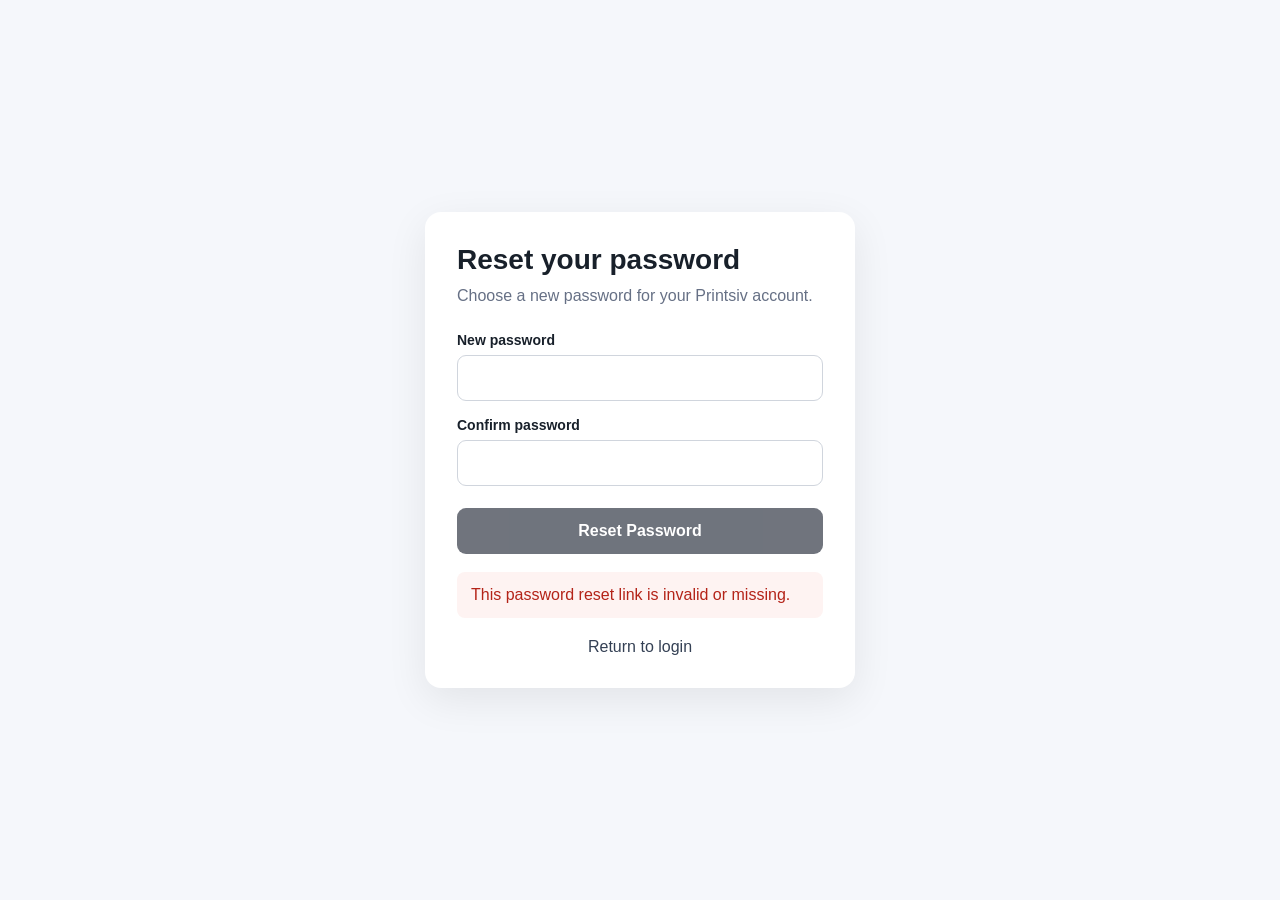
<file: reset-password.html>
<!doctype html>
<html lang="en">
<head>
  <meta charset="utf-8">
  <meta name="viewport" content="width=device-width,initial-scale=1">
  <title>Reset Password | Printsiv</title>
  <style>
    *{box-sizing:border-box}
    body{margin:0;min-height:100vh;display:grid;place-items:center;padding:24px;background:#f5f7fb;font-family:Arial,sans-serif;color:#18202a}
    .card{width:min(100%,430px);background:#fff;border-radius:16px;padding:32px;box-shadow:0 12px 40px rgba(0,0,0,.08)}
    h1{margin:0 0 8px;font-size:28px}.intro{margin:0 0 24px;color:#667085;line-height:1.5}
    label{display:block;margin:16px 0 7px;font-weight:600;font-size:14px}
    input{width:100%;padding:13px 14px;border:1px solid #d0d5dd;border-radius:9px;font-size:16px;outline:none}
    input:focus{border-color:#344054;box-shadow:0 0 0 3px rgba(52,64,84,.1)}
    button{width:100%;margin-top:22px;padding:14px;border:0;border-radius:9px;background:#111827;color:#fff;font-size:16px;font-weight:700;cursor:pointer}
    button:disabled{opacity:.6;cursor:not-allowed}
    .message{display:none;margin-top:18px;padding:12px 14px;border-radius:8px;line-height:1.4}
    .message.show{display:block}.error{background:#fef3f2;color:#b42318}.success{background:#ecfdf3;color:#027a48}
    .login{display:block;margin-top:20px;text-align:center;color:#344054;text-decoration:none}
  </style>
</head>
<body>
  <main class="card">
    <h1>Reset your password</h1>
    <p class="intro">Choose a new password for your Printsiv account.</p>

    <form id="resetForm" novalidate>
      <label for="password">New password</label>
      <input id="password" name="password" type="password" minlength="8" autocomplete="new-password" required>

      <label for="confirm_password">Confirm password</label>
      <input id="confirm_password" name="confirm_password" type="password" minlength="8" autocomplete="new-password" required>

      <button id="submitBtn" type="submit">Reset Password</button>
      <div id="message" class="message" role="alert"></div>
    </form>

    <a class="login" href="login.html">Return to login</a>
  </main>

  <script>
    const form = document.getElementById('resetForm');
    const button = document.getElementById('submitBtn');
    const message = document.getElementById('message');
    const token = new URLSearchParams(location.search).get('token') || '';

    function showMessage(text, type) {
      message.textContent = text;
      message.className = `message show ${type}`;
    }

    if (!/^[a-f0-9]{64}$/i.test(token)) {
      button.disabled = true;
      showMessage('This password reset link is invalid or missing.', 'error');
    }

    form.addEventListener('submit', async (event) => {
      event.preventDefault();
      const password = document.getElementById('password').value;
      const confirm = document.getElementById('confirm_password').value;

      if (password.length < 8) return showMessage('Password must be at least 8 characters.', 'error');
      if (password !== confirm) return showMessage('Passwords do not match.', 'error');

      button.disabled = true;
      button.textContent = 'Resetting...';

      try {
        const body = new URLSearchParams({
          action: 'reset_password',
          token,
          password,
          confirm_password: confirm
        });
        const response = await fetch('api/auth.php', {
          method: 'POST',
          headers: {'Content-Type': 'application/x-www-form-urlencoded'},
          body,
          credentials: 'same-origin'
        });
        const data = await response.json();

        if (!response.ok || !data.success) throw new Error(data.message || 'Unable to reset password.');
        showMessage(data.message, 'success');
        form.reset();
        button.textContent = 'Password Reset';
        setTimeout(() => { location.href = 'login.html'; }, 1800);
      } catch (error) {
        showMessage(error.message, 'error');
        button.disabled = false;
        button.textContent = 'Reset Password';
      }
    });
  </script>
</body>
</html>
</file>
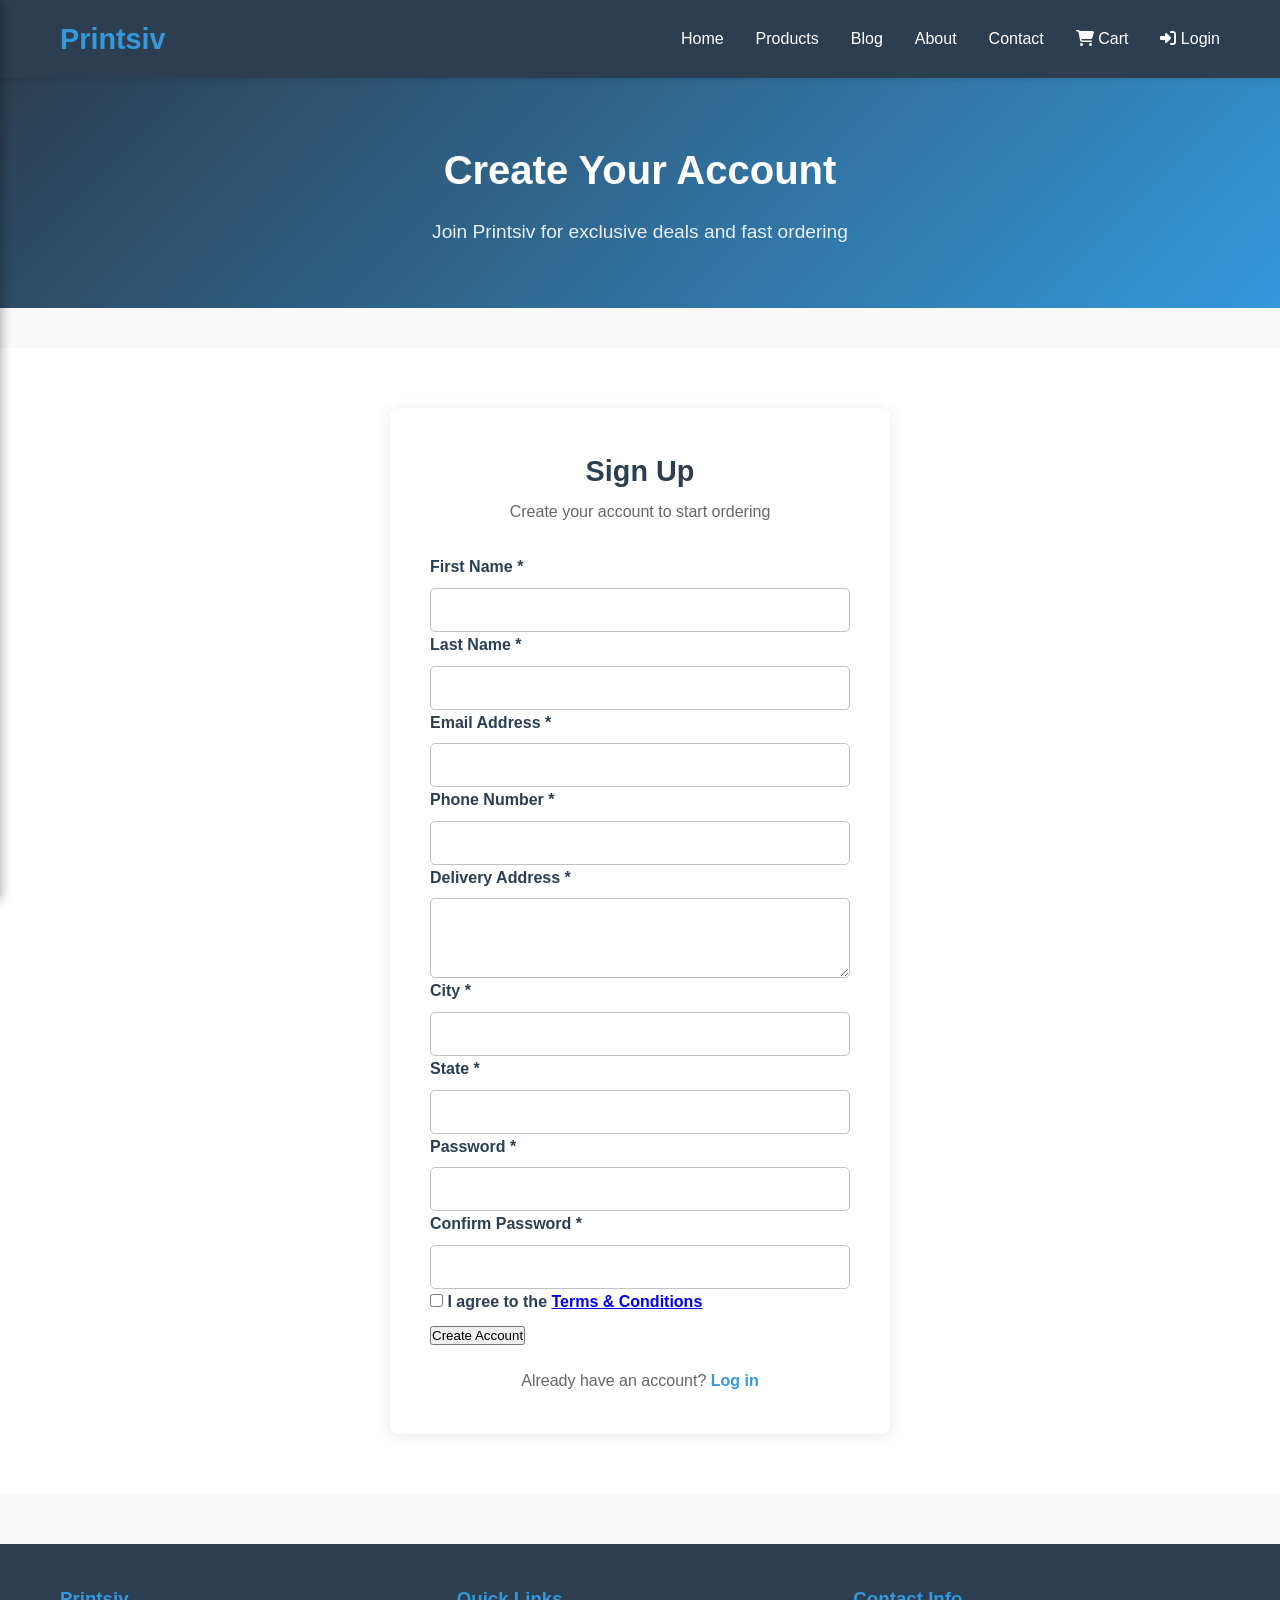
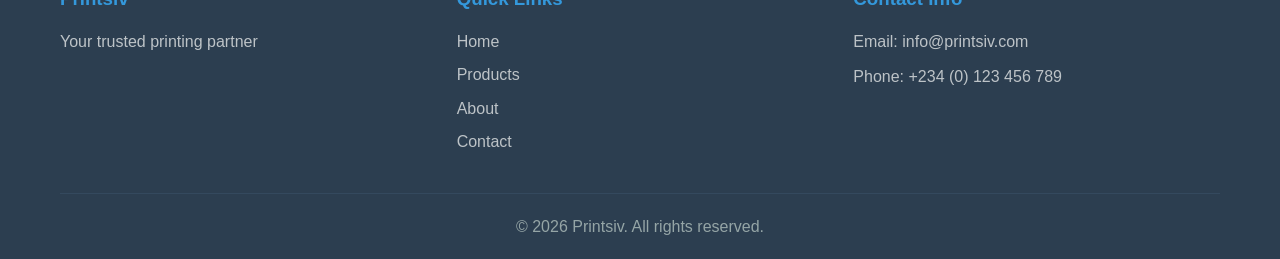
<file: signup.html>
<!DOCTYPE html>
<html lang="en">
<head>
    <meta charset="UTF-8">
    <meta name="viewport" content="width=device-width, initial-scale=1.0">
    <title>Sign Up - Printsiv</title>
    <link rel="stylesheet" href="https://cdnjs.cloudflare.com/ajax/libs/font-awesome/6.5.1/css/all.min.css">
    <link rel="stylesheet" href="styles.css">
</head>
<body>
    <nav class="navbar">
        <div class="nav-container">
            <div class="logo">
                <h1>Printsiv</h1>
            </div>
            <ul class="nav-menu">
                <li><a href="index.html">Home</a></li>
                <li><a href="products.html">Products</a></li>
                <li><a href="blog.html">Blog</a></li>
                <li><a href="about.html">About</a></li>
                <li><a href="contact.html">Contact</a></li>
                <li><a href="cart.html" class="cart-link"><i class="fas fa-shopping-cart"></i> Cart <span id="cart-count" class="cart-badge" style="display: none;">0</span></a></li>
                <li><a href="login.html"><i class="fas fa-sign-in-alt"></i> Login</a></li>
            </ul>
            <div class="hamburger">
                <span></span>
                <span></span>
                <span></span>
            </div>
        </div>
    </nav>

    <!-- Mobile Sidebar -->
    <div class="sidebar-overlay"></div>
    <aside class="mobile-sidebar">
        <div class="sidebar-header">
            <h2>Printsiv</h2>
            <button class="sidebar-close">&times;</button>
        </div>
        <ul class="sidebar-nav">
            <li><a href="index.html"><i class="fas fa-home"></i> Home</a></li>
            <li><a href="products.html"><i class="fas fa-shopping-bag"></i> Products</a></li>
            <li><a href="blog.html"><i class="fas fa-blog"></i> Blog</a></li>
            <li><a href="about.html"><i class="fas fa-info-circle"></i> About</a></li>
            <li><a href="contact.html"><i class="fas fa-envelope"></i> Contact</a></li>
            <li><a href="cart.html"><i class="fas fa-shopping-cart"></i> Cart <span id="cart-count" class="cart-badge" style="display: none;">0</span></a></li>
            <li><a href="login.html"><i class="fas fa-sign-in-alt"></i> Login</a></li>
        </ul>
    </aside>

    <section class="page-hero">
        <div class="page-hero-content">
            <h1>Create Your Account</h1>
            <p>Join Printsiv for exclusive deals and fast ordering</p>
        </div>
    </section>

    <section class="auth-section">
        <div class="container">
            <div class="auth-card">
                <h2>Sign Up</h2>
                <p class="auth-subtitle">Create your account to start ordering</p>

                <div class="error-message" id="errorMessage"></div>
                <div class="success-notification" id="successMessage"></div>

                <form id="signupForm" onsubmit="handleSignup(event)">
                    <div class="form-row">
                        <div class="form-group">
                            <label for="firstName">First Name *</label>
                            <input type="text" id="firstName" name="firstName" required>
                        </div>
                        <div class="form-group">
                            <label for="lastName">Last Name *</label>
                            <input type="text" id="lastName" name="lastName" required>
                        </div>
                    </div>

                    <div class="form-group">
                        <label for="email">Email Address *</label>
                        <input type="email" id="email" name="email" required>
                    </div>

                    <div class="form-group">
                        <label for="phone">Phone Number *</label>
                        <input type="tel" id="phone" name="phone" required>
                    </div>

                    <div class="form-group">
                        <label for="address">Delivery Address *</label>
                        <textarea id="address" name="address" rows="3" required></textarea>
                    </div>

                    <div class="form-row">
                        <div class="form-group">
                            <label for="city">City *</label>
                            <input type="text" id="city" name="city" required>
                        </div>
                        <div class="form-group">
                            <label for="state">State *</label>
                            <input type="text" id="state" name="state" required>
                        </div>
                    </div>

                    <div class="form-group">
                        <label for="password">Password *</label>
                        <input type="password" id="password" name="password" required minlength="6">
                    </div>

                    <div class="form-group">
                        <label for="confirmPassword">Confirm Password *</label>
                        <input type="password" id="confirmPassword" name="confirmPassword" required minlength="6">
                    </div>

                    <div class="form-group">
                        <label>
                            <input type="checkbox" id="terms" name="terms" required>
                            I agree to the <a href="#" target="_blank">Terms & Conditions</a>
                        </label>
                    </div>

                    <button type="submit" class="checkout-btn" id="submitBtn">Create Account</button>
                </form>

                <p class="auth-switch">Already have an account? <a href="login.html">Log in</a></p>
            </div>
        </div>
    </section>

    <footer class="footer">
        <div class="container">
            <div class="footer-content">
                <div class="footer-section">
                    <h3>Printsiv</h3>
                    <p>Your trusted printing partner</p>
                </div>
                <div class="footer-section">
                    <h3>Quick Links</h3>
                    <ul>
                        <li><a href="index.html">Home</a></li>
                        <li><a href="products.html">Products</a></li>
                        <li><a href="about.html">About</a></li>
                        <li><a href="contact.html">Contact</a></li>
                    </ul>
                </div>
                <div class="footer-section">
                    <h3>Contact Info</h3>
                    <p>Email: info@printsiv.com</p>
                    <p>Phone: +234 (0) 123 456 789</p>
                </div>
            </div>
            <div class="footer-bottom">
                <p>&copy; 2026 Printsiv. All rights reserved.</p>
            </div>
        </div>
    </footer>

    <script src="script.js"></script>
    <script>
        document.addEventListener('DOMContentLoaded', function() {
            updateCartCount();
        });

        function handleSignup(event) {
            event.preventDefault();

            const password = document.getElementById('password').value;
            const confirmPassword = document.getElementById('confirmPassword').value;

            if (password !== confirmPassword) {
                showError('Passwords do not match');
                return;
            }

            if (password.length < 6) {
                showError('Password must be at least 6 characters');
                return;
            }

            const formData = new FormData();
            formData.append('action', 'signup');
            formData.append('firstName', document.getElementById('firstName').value);
            formData.append('lastName', document.getElementById('lastName').value);
            formData.append('email', document.getElementById('email').value);
            formData.append('phone', document.getElementById('phone').value);
            formData.append('address', document.getElementById('address').value);
            formData.append('city', document.getElementById('city').value);
            formData.append('state', document.getElementById('state').value);
            formData.append('password', password);

            const submitBtn = document.getElementById('submitBtn');
            submitBtn.disabled = true;
            submitBtn.textContent = 'Creating Account...';

            fetch('api/auth.php', {
                method: 'POST',
                body: formData
            })
            .then(response => response.json())
            .then(data => {
                submitBtn.disabled = false;
                submitBtn.textContent = 'Create Account';

                if (data.success) {
                    showSuccess('Account created successfully! Redirecting to login...');
                    setTimeout(() => {
                        window.location.href = 'login.html';
                    }, 2000);
                } else {
                    showError(data.message || 'An error occurred. Please try again.');
                }
            })
            .catch(error => {
                console.error('Error:', error);
                submitBtn.disabled = false;
                submitBtn.textContent = 'Create Account';
                showError('Network error. Please check your connection and try again.');
            });
        }

        function showError(message) {
            const errorDiv = document.getElementById('errorMessage');
            errorDiv.textContent = message;
            errorDiv.style.display = 'block';
            setTimeout(() => {
                errorDiv.style.display = 'none';
            }, 5000);
        }

        function showSuccess(message) {
            const successDiv = document.getElementById('successMessage');
            successDiv.textContent = message;
            successDiv.style.display = 'block';
            setTimeout(() => {
                successDiv.style.display = 'none';
            }, 5000);
        }
    </script>
</body>
</html>
</file>
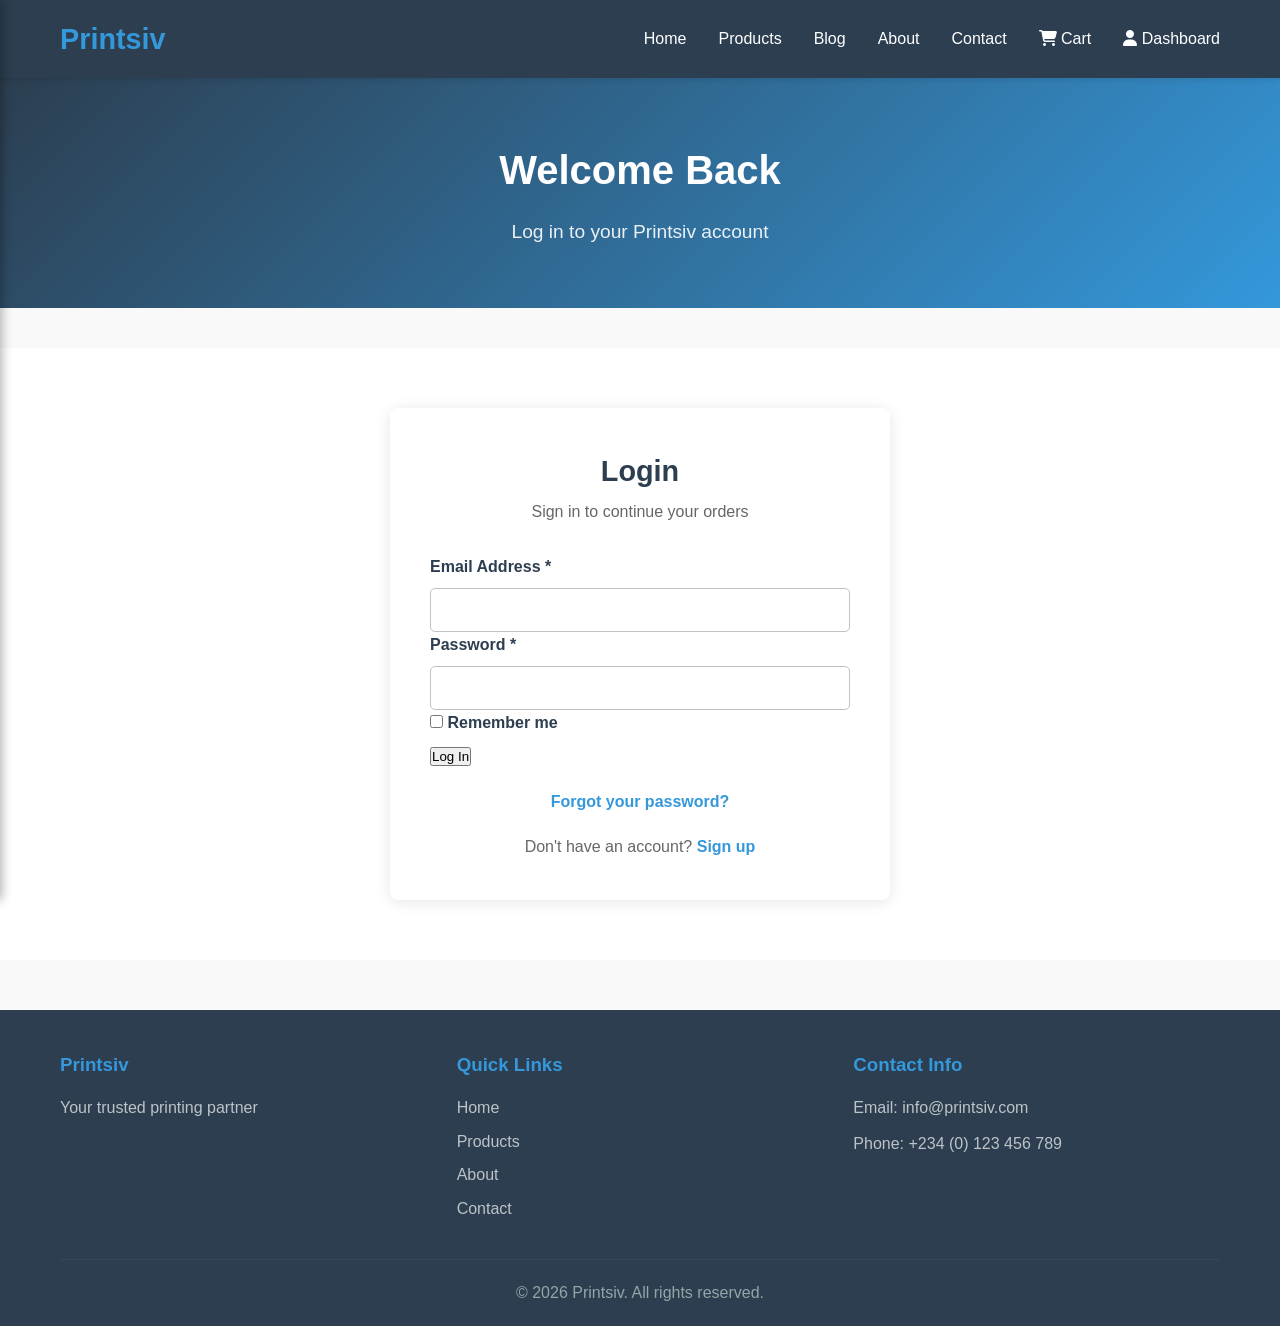
<file: user-dashboard.html>
<!DOCTYPE html>
<html lang="en">
<head>
    <meta charset="UTF-8">
    <meta name="viewport" content="width=device-width, initial-scale=1.0">
    <title>User Dashboard - Printsiv</title>
    <link rel="stylesheet" href="https://cdnjs.cloudflare.com/ajax/libs/font-awesome/6.5.1/css/all.min.css">
    <link rel="stylesheet" href="styles.css">
    <style>
        .dashboard-container {
            display: grid;
            grid-template-columns: 250px 1fr;
            min-height: calc(100vh - 120px);
        }

        .sidebar {
            background-color: #2c3e50;
            color: white;
            padding: 20px 0;
        }

        .sidebar h3 {
            padding: 0 20px 20px;
            border-bottom: 1px solid #34495e;
            margin-bottom: 15px;
            color: #3498db;
        }

        .sidebar-nav {
            list-style: none;
        }

        .sidebar-nav li {
            padding: 0;
        }

        .sidebar-nav a {
            display: block;
            padding: 12px 20px;
            color: #bdc3c7;
            text-decoration: none;
            transition: all 0.3s;
            border-left: 3px solid transparent;
        }

        .sidebar-nav a:hover,
        .sidebar-nav a.active {
            background-color: #34495e;
            color: white;
            border-left-color: #3498db;
        }

        .main-content {
            padding: 30px;
            background-color: #f9f9f9;
        }

        .dashboard-header {
            display: flex;
            justify-content: space-between;
            align-items: center;
            margin-bottom: 30px;
        }

        .dashboard-header h1 {
            font-size: 1.8rem;
            color: #2c3e50;
        }

        .user-info {
            display: flex;
            align-items: center;
            gap: 15px;
        }

        .user-info span {
            font-weight: 500;
            color: #2c3e50;
        }

        .logout-btn {
            padding: 8px 16px;
            background-color: #e74c3c;
            color: white;
            border: none;
            border-radius: 4px;
            cursor: pointer;
            font-size: 0.9rem;
        }

        .logout-btn:hover {
            background-color: #c0392b;
        }

        .stats-grid {
            display: grid;
            grid-template-columns: repeat(auto-fit, minmax(200px, 1fr));
            gap: 20px;
            margin-bottom: 30px;
        }

        .stat-card {
            background: white;
            padding: 20px;
            border-radius: 8px;
            box-shadow: 0 2px 10px rgba(0,0,0,0.1);
            text-align: center;
        }

        .stat-card h3 {
            font-size: 2rem;
            color: #3498db;
            margin-bottom: 5px;
        }

        .stat-card p {
            color: #666;
            font-size: 0.9rem;
        }

        .dashboard-table {
            width: 100%;
            background: white;
            border-radius: 8px;
            overflow: hidden;
            box-shadow: 0 2px 10px rgba(0,0,0,0.1);
            margin-bottom: 30px;
        }

        .dashboard-table h3 {
            padding: 15px 20px;
            margin: 0;
            background-color: #f8f9fa;
            border-bottom: 1px solid #e0e0e0;
        }

        table {
            width: 100%;
            border-collapse: collapse;
        }

        th, td {
            padding: 12px 15px;
            text-align: left;
            border-bottom: 1px solid #e0e0e0;
        }

        th {
            background-color: #f8f9fa;
            font-weight: 600;
            color: #2c3e50;
            font-size: 0.9rem;
            text-transform: uppercase;
        }

        td {
            font-size: 0.9rem;
        }

        .status-badge {
            padding: 4px 10px;
            border-radius: 12px;
            font-size: 0.8rem;
            font-weight: 600;
        }

        .status-pending {
            background-color: #fff3cd;
            color: #856404;
        }

        .status-processing {
            background-color: #cce5ff;
            color: #004085;
        }

        .status-shipped {
            background-color: #d4edda;
            color: #155724;
        }

        .status-delivered {
            background-color: #d1ecf1;
            color: #0c5460;
        }

        .status-cancelled {
            background-color: #f8d7da;
            color: #721c24;
        }

        .profile-section {
            background: white;
            padding: 25px;
            border-radius: 8px;
            box-shadow: 0 2px 10px rgba(0,0,0,0.1);
            margin-bottom: 30px;
        }

        .profile-section h3 {
            margin-bottom: 20px;
            color: #2c3e50;
        }

        .profile-info {
            display: grid;
            grid-template-columns: 1fr 1fr;
            gap: 15px;
        }

        .profile-info .form-group {
            margin-bottom: 0;
        }

        .profile-info label {
            font-weight: 600;
            color: #2c3e50;
            margin-bottom: 5px;
            display: block;
            font-size: 0.9rem;
        }

        .profile-info p {
            padding: 8px 12px;
            background: #f8f9fa;
            border-radius: 4px;
            margin: 0;
        }

        .loading-spinner {
            text-align: center;
            padding: 40px;
            color: #7f8c8d;
        }

        .spinner {
            border: 4px solid #f3f3f3;
            border-top: 4px solid #3498db;
            border-radius: 50%;
            width: 40px;
            height: 40px;
            animation: spin 1s linear infinite;
            margin: 0 auto 15px;
        }

        @keyframes spin {
            0% { transform: rotate(0deg); }
            100% { transform: rotate(360deg); }
        }

        @media (max-width: 768px) {
            .dashboard-container {
                grid-template-columns: 1fr;
            }

            .sidebar {
                padding: 10px 0;
            }

            .sidebar-nav {
                display: flex;
                flex-wrap: wrap;
            }

            .sidebar-nav a {
                padding: 8px 12px;
                font-size: 0.85rem;
            }

            .stats-grid {
                grid-template-columns: repeat(2, 1fr);
            }

            .dashboard-header {
                flex-direction: column;
                gap: 15px;
                align-items: flex-start;
            }

            .profile-info {
                grid-template-columns: 1fr;
            }

            table {
                font-size: 0.8rem;
            }

            th, td {
                padding: 8px 10px;
            }
        }
    </style>
</head>
<body>
    <nav class="navbar">
        <div class="nav-container">
            <div class="logo">
                <h1>Printsiv</h1>
            </div>
            <ul class="nav-menu">
                <li><a href="index.html">Home</a></li>
                <li><a href="products.html">Products</a></li>
                <li><a href="blog.html">Blog</a></li>
                <li><a href="cart.html">Cart</a></li>
                <li><a href="user-dashboard.html" class="active">Dashboard</a></li>
            </ul>
            <div class="hamburger">
                <span></span>
                <span></span>
                <span></span>
            </div>
        </div>
    </nav>

    <!-- Mobile Sidebar -->
    <div class="sidebar-overlay"></div>
    <aside class="mobile-sidebar">
        <div class="sidebar-header">
            <h2>Printsiv</h2>
            <button class="sidebar-close">&times;</button>
        </div>
        <ul class="sidebar-nav">
            <li><a href="index.html"><i class="fas fa-home"></i> Home</a></li>
            <li><a href="products.html"><i class="fas fa-shopping-bag"></i> Products</a></li>
            <li><a href="blog.html"><i class="fas fa-blog"></i> Blog</a></li>
                <li><a href="cart.html"><i class="fas fa-shopping-cart"></i> Cart</a></li>
                <li><a href="user-dashboard.html" class="active"><i class="fas fa-user"></i> Dashboard</a></li>
                <li><a href="login.html"><i class="fas fa-sign-in-alt"></i> Login</a></li>
        </ul>
    </aside>

    <div class="dashboard-container">
        <aside class="sidebar">
            <h3>My Account</h3>
            <ul class="sidebar-nav">
                <li><a href="#" class="active" onclick="showTab('overview', event)">📊 Overview</a></li>
                <li><a href="#" onclick="showTab('orders', event)"><i class="fas fa-box"></i> My Orders</a></li>
                <li><a href="#" onclick="showTab('profile', event)">👤 Profile</a></li>
            </ul>
        </aside>

        <main class="main-content">
            <div class="dashboard-header">
                <h1 id="dashboard-title">Dashboard Overview</h1>
                <div class="user-info">
                    <span id="user-username">User</span>
                    <button class="logout-btn" onclick="logout()">Logout</button>
                </div>
            </div>

            <div class="stats-grid" id="stats-grid">
                <div class="stat-card">
                    <h3 id="stat-total-orders">0</h3>
                    <p>Total Orders</p>
                </div>
                <div class="stat-card">
                    <h3 id="stat-pending-orders">0</h3>
                    <p>Pending Orders</p>
                </div>
                <div class="stat-card">
                    <h3 id="stat-total-spent">₦0</h3>
                    <p>Total Spent</p>
                </div>
            </div>

            <div id="tab-overview" class="tab-content active">
                <div class="dashboard-table">
                    <h3>Recent Orders</h3>
                    <div id="recent-orders-container">
                        <div class="loading-spinner"><div class="spinner"></div><p>Loading orders...</p></div>
                    </div>
                </div>
            </div>

            <div id="tab-orders" class="tab-content">
                <div class="dashboard-table">
                    <h3>All Orders</h3>
                    <div id="all-orders-container">
                        <div class="loading-spinner"><div class="spinner"></div><p>Loading orders...</p></div>
                    </div>
                </div>
            </div>

            <div id="tab-profile" class="tab-content">
                <div class="profile-section">
                    <h3>My Profile</h3>
                    <div class="profile-info">
                        <div>
                            <label>First Name</label>
                            <p id="profile-firstName">-</p>
                        </div>
                        <div>
                            <label>Last Name</label>
                            <p id="profile-lastName">-</p>
                        </div>
                        <div>
                            <label>Email</label>
                            <p id="profile-email">-</p>
                        </div>
                        <div>
                            <label>Phone</label>
                            <p id="profile-phone">-</p>
                        </div>
                        <div>
                            <label>Address</label>
                            <p id="profile-address">-</p>
                        </div>
                        <div>
                            <label>City</label>
                            <p id="profile-city">-</p>
                        </div>
                        <div>
                            <label>State</label>
                            <p id="profile-state">-</p>
                        </div>
                        <div>
                            <label>Member Since</label>
                            <p id="profile-created">-</p>
                        </div>
                    </div>
                </div>
            </div>
        </main>
    </div>

    <footer class="footer">
        <div class="container">
            <div class="footer-bottom">
                <p>&copy; 2026 Printsiv. All rights reserved.</p>
            </div>
        </div>
    </footer>

    <script src="script.js"></script>
    <script>
        let currentTab = 'overview';

        document.addEventListener('DOMContentLoaded', function() {
            const user = JSON.parse(localStorage.getItem('user') || '{}');
            if (!user.id) {
                window.location.href = 'login.html';
                return;
            }
            document.getElementById('user-username').textContent = user.first_name || user.email || 'User';
            loadDashboardData();
        });

        function showTab(tab, event) {
            if (event) event.preventDefault();
            currentTab = tab;

            document.querySelectorAll('.tab-content').forEach(el => el.classList.remove('active'));
            document.querySelectorAll('.sidebar-nav a').forEach(el => el.classList.remove('active'));

            const tabEl = document.getElementById('tab-' + tab);
            if (tabEl) tabEl.classList.add('active');

            const titles = { overview: 'Dashboard Overview', orders: 'My Orders', profile: 'My Profile' };
            document.getElementById('dashboard-title').textContent = titles[tab] || 'Dashboard';

            const sidebarLinks = document.querySelectorAll('.sidebar-nav a');
            const tabIndex = ['overview', 'orders', 'profile'].indexOf(tab);
            if (sidebarLinks[tabIndex]) sidebarLinks[tabIndex].classList.add('active');

            loadDashboardData();
        }

        function loadDashboardData() {
            loadStats();
            if (currentTab === 'overview' || currentTab === 'orders') loadOrders();
            if (currentTab === 'profile') loadProfile();
        }

        function loadStats() {
            fetch('api/user-dashboard.php?action=stats')
                .then(r => r.json())
                .then(data => {
                    if (data.success) {
                        document.getElementById('stat-total-orders').textContent = data.stats.total_orders || 0;
                        document.getElementById('stat-pending-orders').textContent = data.stats.pending_orders || 0;
                        document.getElementById('stat-total-spent').textContent = '₦' + (data.stats.total_spent || 0).toLocaleString();
                    }
                })
                .catch(err => console.error('Stats error:', err));
        }

        function loadOrders() {
            const container = currentTab === 'overview' ? document.getElementById('recent-orders-container') : document.getElementById('all-orders-container');
            if (!container) return;

            fetch('api/user-dashboard.php?action=orders')
                .then(r => r.json())
                .then(data => {
                    if (!data.success || !data.orders.length) {
                        container.innerHTML = '<p style="padding:20px;text-align:center;color:#666;">No orders found</p>';
                        return;
                    }
                    container.innerHTML = `
                        <table>
                            <thead><tr><th>Order ID</th><th>Total</th><th>Status</th><th>Date</th><th>Actions</th></tr></thead>
                            <tbody>${data.orders.map(o => `
                                <tr>
                                    <td>${o.order_id}</td>
                                    <td>₦${parseFloat(o.total).toLocaleString()}</td>
                                    <td><span class="status-badge status-${o.status}">${o.status}</span></td>
                                    <td>${new Date(o.created_at).toLocaleDateString()}</td>
                                    <td><button class="action-btn btn-view" onclick="viewOrder('${o.order_id}')">View</button></td>
                                </tr>
                            `).join('')}</tbody>
                        </table>`;
                })
                .catch(err => { container.innerHTML = '<p>Error loading orders</p>'; console.error(err); });
        }

        function loadProfile() {
            const user = JSON.parse(localStorage.getItem('user') || '{}');
            document.getElementById('profile-firstName').textContent = user.first_name || '-';
            document.getElementById('profile-lastName').textContent = user.last_name || '-';
            document.getElementById('profile-email').textContent = user.email || '-';
            document.getElementById('profile-phone').textContent = user.phone || '-';
            document.getElementById('profile-address').textContent = user.address || '-';
            document.getElementById('profile-city').textContent = user.city || '-';
            document.getElementById('profile-state').textContent = user.state || '-';
            document.getElementById('profile-created').textContent = user.created_at ? new Date(user.created_at).toLocaleDateString() : '-';
        }

        function viewOrder(orderId) {
            fetch('api/orders.php?action=get_order&order_id=' + orderId)
                .then(r => r.json())
                .then(data => {
                    if (data.success) {
                        const o = data.order;
                        alert(`Order: ${o.order_id}\nCustomer: ${o.customer_name}\nEmail: ${o.email}\nPhone: ${o.phone}\nAddress: ${o.address}, ${o.city}, ${o.state}\nPayment: ${o.payment_method}\nSubtotal: ₦${o.subtotal}\nTax: ₦${o.tax}\nShipping: ₦${o.shipping}\nTotal: ₦${o.total}\nStatus: ${o.status}`);
                    } else {
                        alert('Order not found');
                    }
                })
                .catch(err => alert('Error fetching order'));
        }

        function logout() {
            localStorage.removeItem('user');
            window.location.href = 'login.html';
        }
    </script>
</body>
</html>
</file>
<file: styles.css>
* {
    margin: 0;
    padding: 0;
    box-sizing: border-box;
}

body {
    font-family: 'Segoe UI', Tahoma, Geneva, Verdana, sans-serif;
    line-height: 1.6;
    color: #333;
    background-color: #f9f9f9;
}

.container {
    max-width: 1200px;
    margin: 0 auto;
    padding: 0 20px;
}

/* ===== NAVIGATION ===== */
.navbar {
    background-color: #2c3e50;
    color: white;
    padding: 1rem 0;
    position: sticky;
    top: 0;
    z-index: 100;
    box-shadow: 0 2px 5px rgba(0,0,0,0.1);
}

.nav-container {
    max-width: 1200px;
    margin: 0 auto;
    padding: 0 20px;
    display: flex;
    justify-content: space-between;
    align-items: center;
}

.logo h1 {
    font-size: 1.8rem;
    font-weight: bold;
    color: #3498db;
}

.nav-menu {
    list-style: none;
    display: flex;
    gap: 2rem;
}

.nav-menu a {
    color: white;
    text-decoration: none;
    transition: color 0.3s ease;
    font-weight: 500;
}

.nav-menu a:hover,
.nav-menu a.active {
    color: #3498db;
}

.hamburger {
    display: none;
    flex-direction: column;
    cursor: pointer;
}

.hamburger span {
    width: 25px;
    height: 3px;
    background-color: white;
    margin: 5px 0;
    transition: 0.3s;
    border-radius: 2px;
}

/* ===== BUTTONS ===== */
.btn {
    padding: 10px 20px;
    border: none;
    border-radius: 5px;
    cursor: pointer;
    font-size: 1rem;
    transition: all 0.3s ease;
    text-decoration: none;
    display: inline-block;
}

.btn-primary {
    background-color: #3498db;
    color: white;
}

.btn-primary:hover {
    background-color: #2980b9;
    transform: translateY(-2px);
    box-shadow: 0 4px 8px rgba(0,0,0,0.2);
}

.btn-secondary {
    background-color: #e74c3c;
    color: white;
}

.btn-secondary:hover {
    background-color: #c0392b;
    transform: translateY(-2px);
}

.btn-small {
    padding: 8px 16px;
    font-size: 0.9rem;
}

/* ===== HERO SECTION ===== */
.hero {
    background: linear-gradient(135deg, #3498db 0%, #2c3e50 100%);
    color: white;
    padding: 100px 20px;
    text-align: center;
    margin-bottom: 50px;
}

.hero-content h1 {
    font-size: 3rem;
    margin-bottom: 20px;
    animation: slideDown 0.6s ease-out;
}

.hero-content p {
    font-size: 1.3rem;
    margin-bottom: 30px;
    animation: slideUp 0.6s ease-out 0.2s both;
}

.page-hero {
    background: linear-gradient(135deg, #2c3e50 0%, #3498db 100%);
    color: white;
    padding: 60px 20px;
    text-align: center;
    margin-bottom: 40px;
}

.page-hero-content h1 {
    font-size: 2.5rem;
    margin-bottom: 15px;
}

.page-hero-content p {
    font-size: 1.2rem;
    opacity: 0.9;
}

@keyframes slideDown {
    from {
        transform: translateY(-30px);
        opacity: 0;
    }
    to {
        transform: translateY(0);
        opacity: 1;
    }
}

@keyframes slideUp {
    from {
        transform: translateY(30px);
        opacity: 0;
    }
    to {
        transform: translateY(0);
        opacity: 1;
    }
}

@keyframes fadeIn {
    from { opacity: 0; }
    to { opacity: 1; }
}

/* ===== FEATURES SECTION ===== */
.features {
    padding: 60px 20px;
    background-color: white;
    margin-bottom: 50px;
}

.features h2,
.featured-products h2,
.cta h2,
.about-section h2,
.faq-section h2,
.contact-section h2,
.values-section h2,
.team-section h2 {
    font-size: 2rem;
    text-align: center;
    margin-bottom: 40px;
    color: #2c3e50;
}

.features-grid {
    display: grid;
    grid-template-columns: repeat(auto-fit, minmax(250px, 1fr));
    gap: 30px;
}

.feature-card {
    background-color: #f8f9fa;
    padding: 30px;
    border-radius: 10px;
    text-align: center;
    transition: all 0.3s ease;
    box-shadow: 0 2px 10px rgba(0,0,0,0.1);
}

.feature-card:hover {
    transform: translateY(-10px);
    box-shadow: 0 8px 20px rgba(0,0,0,0.15);
}

.feature-icon {
    font-size: 3rem;
    margin-bottom: 15px;
}

.feature-card h3 {
    font-size: 1.3rem;
    margin-bottom: 15px;
    color: #2c3e50;
}

.feature-card p {
    color: #666;
    line-height: 1.6;
}

/* ===== PRODUCTS SECTION ===== */
.featured-products {
    padding: 60px 20px;
    background-color: white;
    margin-bottom: 50px;
}

.products-section {
    padding: 40px 20px;
    margin-bottom: 50px;
}

.products-wrapper {
    display: grid;
    grid-template-columns: 250px 1fr;
    gap: 30px;
}

.filters-sidebar {
    background-color: white;
    padding: 20px;
    border-radius: 8px;
    box-shadow: 0 2px 10px rgba(0,0,0,0.1);
    height: fit-content;
    position: sticky;
    top: 100px;
}

.filters-sidebar h3 {
    font-size: 1.1rem;
    margin-bottom: 15px;
    color: #2c3e50;
}

.filter-list {
    display: flex;
    flex-direction: column;
    gap: 10px;
}

.filter-item {
    display: flex;
    align-items: center;
    cursor: pointer;
}

.filter-item input {
    margin-right: 10px;
    cursor: pointer;
}

.filter-item span {
    font-size: 0.95rem;
}

.price-filter {
    margin-top: 15px;
}

.price-filter input {
    width: 100%;
    margin-bottom: 10px;
}

.price-filter p {
    font-size: 0.95rem;
    color: #666;
}

/* ===== PRODUCTS GRID ===== */
.products-grid {
    display: grid;
    grid-template-columns: repeat(auto-fill, minmax(200px, 1fr));
    gap: 20px;
}

.product-card {
    background-color: white;
    border-radius: 8px;
    overflow: hidden;
    box-shadow: 0 2px 10px rgba(0,0,0,0.1);
    transition: all 0.3s ease;
}

.product-card:hover {
    transform: translateY(-5px);
    box-shadow: 0 8px 20px rgba(0,0,0,0.15);
}

.product-image {
    width: 100%;
    height: 200px;
    overflow: hidden;
    background-color: #f0f0f0;
}

.product-image img {
    width: 100%;
    height: 100%;
    object-fit: cover;
    transition: transform 0.3s ease;
}

.product-card:hover .product-image img {
    transform: scale(1.1);
}

.product-info {
    padding: 15px;
}

.product-info h3 {
    font-size: 1rem;
    margin-bottom: 8px;
    color: #2c3e50;
    line-height: 1.3;
}

.product-info .category {
    font-size: 0.85rem;
    color: #7f8c8d;
    margin-bottom: 8px;
}

.product-info .price {
    font-size: 1.3rem;
    font-weight: bold;
    color: #e74c3c;
    margin-bottom: 12px;
}

.price-large {
    font-size: 2rem;
    font-weight: bold;
    color: #e74c3c;
    margin: 15px 0;
}

/* ===== PRODUCTS MAIN ===== */
.products-main {
    background-color: white;
    padding: 20px;
    border-radius: 8px;
}

.products-header {
    display: flex;
    justify-content: space-between;
    align-items: center;
    margin-bottom: 20px;
    padding-bottom: 20px;
    border-bottom: 1px solid #e0e0e0;
}

.sort-container {
    display: flex;
    align-items: center;
    gap: 10px;
}

.sort-container label {
    font-weight: 600;
}

.sort-container select {
    padding: 8px 12px;
    border: 1px solid #bdc3c7;
    border-radius: 5px;
    font-size: 0.95rem;
    cursor: pointer;
}

.loading {
    text-align: center;
    padding: 40px;
    color: #7f8c8d;
    font-size: 1.1rem;
}

.no-products {
    text-align: center;
    padding: 40px;
    color: #e74c3c;
    font-size: 1.1rem;
}

/* ===== MODAL ===== */
.modal {
    display: none;
    position: fixed;
    z-index: 1000;
    left: 0;
    top: 0;
    width: 100%;
    height: 100%;
    background-color: rgba(0,0,0,0.6);
    animation: fadeIn 0.3s ease;
}

.modal-content {
    background-color: white;
    margin: 5% auto;
    padding: 0;
    border-radius: 8px;
    max-width: 800px;
    max-height: 80vh;
    overflow-y: auto;
    animation: slideInDown 0.3s ease;
}

@keyframes slideInDown {
    from {
        transform: translateY(-50px);
        opacity: 0;
    }
    to {
        transform: translateY(0);
        opacity: 1;
    }
}

.close {
    float: right;
    font-size: 2rem;
    font-weight: bold;
    padding: 10px 20px;
    cursor: pointer;
    color: #aaa;
    transition: color 0.3s;
}

.close:hover {
    color: #000;
}

.modal-body {
    padding: 30px;
}

.product-detail {
    display: grid;
    grid-template-columns: 1fr 1fr;
    gap: 30px;
}

.detail-image {
    width: 100%;
    max-height: 400px;
    overflow: hidden;
    border-radius: 8px;
}

.detail-image img {
    width: 100%;
    height: 100%;
    object-fit: cover;
}

.detail-info h2 {
    font-size: 1.8rem;
    margin-bottom: 10px;
    color: #2c3e50;
}

.detail-info .category {
    font-size: 0.95rem;
    color: #7f8c8d;
    margin-bottom: 15px;
}

.detail-info .description {
    color: #555;
    line-height: 1.7;
    margin-bottom: 15px;
}

.detail-info .date {
    font-size: 0.85rem;
    color: #95a5a6;
    margin-bottom: 20px;
}

/* ===== CTA SECTION ===== */
.cta {
    background: linear-gradient(135deg, #3498db 0%, #2c3e50 100%);
    color: white;
    padding: 60px 20px;
    text-align: center;
    margin-bottom: 50px;
}

.cta p {
    font-size: 1.2rem;
    margin-bottom: 25px;
}

/* ===== ABOUT SECTION ===== */
.about-section {
    padding: 60px 20px;
    background-color: white;
    margin-bottom: 50px;
}

.about-content {
    margin-bottom: 50px;
}

.about-text {
    background-color: #f8f9fa;
    padding: 30px;
    border-radius: 8px;
    border-left: 4px solid #3498db;
}

.about-text h2 {
    font-size: 1.5rem;
    margin-bottom: 15px;
    color: #2c3e50;
}

.about-text p {
    color: #555;
    line-height: 1.8;
    margin-bottom: 10px;
}

.values-section {
    background-color: #f8f9fa;
    padding: 40px;
    border-radius: 8px;
    margin-bottom: 50px;
}

	.values-section h2 {
    font-size: 2rem;
    text-align: center;
    margin-bottom: 40px;
    color: #2c3e50;
}			
.values-grid,
.why-choose-grid {
    display: grid;
    grid-template-columns: repeat(auto-fit, minmax(250px, 1fr));
    gap: 25px;
    margin-top: 30px;
}

.value-card,
.why-card {
    background-color: white;
    padding: 25px;
    border-radius: 8px;
    box-shadow: 0 2px 8px rgba(0,0,0,0.1);
    transition: all 0.3s ease;
    text-align: center;
}

.value-card:hover,
.why-card:hover {
    transform: translateY(-5px);
    box-shadow: 0 8px 15px rgba(0,0,0,0.2);
}

.value-card h3,
.why-card h3 {
    font-size: 1.2rem;
    margin-bottom: 10px;
    color: #2c3e50;
}

.value-card p,
.why-card p {
    color: #666;
    line-height: 1.6;
}

.why-icon {
    font-size: 2.5rem;
    margin-bottom: 15px;
}

	.team-section {
    margin-top: 50px;
}

.team-section h2 {
    font-size: 2rem;
    text-align: center;
    margin-bottom: 40px;
    color: #2c3e50;
}				   
/* ===== CONTACT SECTION ===== */
.contact-section {
    padding: 60px 20px;
    background-color: white;
    margin-bottom: 50px;
}

.contact-wrapper {
    display: grid;
    grid-template-columns: 2fr 1fr;
    gap: 40px;
    margin-top: 30px;
}

.contact-form-container h2,
.contact-info h2 {
    font-size: 1.5rem;
    margin-bottom: 25px;
    color: #2c3e50;
}

.contact-form {
    display: flex;
    flex-direction: column;
    gap: 20px;
}

.form-group {
    display: flex;
    flex-direction: column;
}

.form-group label {
    font-weight: 600;
    margin-bottom: 8px;
    color: #2c3e50;
}

.form-group input,
.form-group textarea,
.form-group select {
    padding: 12px;
    border: 1px solid #bdc3c7;
    border-radius: 5px;
    font-size: 1rem;
    font-family: inherit;
    transition: border-color 0.3s;
}

.form-group input:focus,
.form-group textarea:focus,
.form-group select:focus {
    outline: none;
    border-color: #3498db;
    box-shadow: 0 0 5px rgba(52, 152, 219, 0.3);
}

.form-message {
    display: none;
    padding: 15px;
    border-radius: 5px;
    margin-top: 10px;
}

.info-card {
    background-color: #f8f9fa;
    padding: 20px;
    border-radius: 8px;
    margin-bottom: 20px;
    border-left: 4px solid #3498db;
}

.info-card h3 {
    font-size: 1.1rem;
    margin-bottom: 10px;
    color: #2c3e50;
}

.info-card p {
    color: #666;
    margin-bottom: 5px;
    line-height: 1.6;
}

.social-links {
    display: flex;
    gap: 10px;
    margin-top: 10px;
}

.social-links a {
    display: inline-block;
    padding: 8px 12px;
    background-color: #3498db;
    color: white;
    text-decoration: none;
    border-radius: 5px;
    transition: background-color 0.3s;
}

.social-links a:hover {
    background-color: #2980b9;
}

/* ===== FAQ SECTION ===== */
.faq-section {
    padding: 60px 20px;
    background-color: white;
    margin-bottom: 50px;
}

	.faq-section h2 {
    font-size: 2rem;
    text-align: center;
    margin-bottom: 40px;
    color: #2c3e50;
}				   
.faq-container {
    max-width: 800px;
    margin: 30px auto 0;
}

.faq-item {
    background-color: #f8f9fa;
    border-radius: 8px;
    margin-bottom: 15px;
    overflow: hidden;
}

.faq-question {
    display: flex;
    justify-content: space-between;
    align-items: center;
    padding: 20px;
    background-color: #ecf0f1;
    cursor: pointer;
    transition: background-color 0.3s;
}

.faq-question:hover {
    background-color: #d5dbdb;
}

.faq-question h3 {
    font-size: 1.1rem;
    color: #2c3e50;
    margin: 0;
}

.faq-toggle {
    font-size: 1.5rem;
    color: #3498db;
    font-weight: bold;
}

.faq-answer {
    display: none;
    padding: 20px;
    background-color: white;
    color: #666;
    line-height: 1.7;
}

/* ===== FOOTER ===== */
.footer {
    background-color: #2c3e50;
    color: white;
    padding: 40px 20px 20px;
    margin-top: 50px;
}

.footer-content {
    display: grid;
    grid-template-columns: repeat(auto-fit, minmax(200px, 1fr));
    gap: 30px;
    margin-bottom: 30px;
}

.footer-section h3 {
    margin-bottom: 15px;
    color: #3498db;
}

.footer-section p {
    margin-bottom: 10px;
    color: #bdc3c7;
    line-height: 1.6;
}

.footer-section ul {
    list-style: none;
}

.footer-section ul li {
    margin-bottom: 8px;
}

.footer-section a {
    color: #bdc3c7;
    text-decoration: none;
    transition: color 0.3s;
}

.footer-section a:hover {
    color: #3498db;
}

.footer-bottom {
    border-top: 1px solid #34495e;
    padding-top: 20px;
    text-align: center;
    color: #95a5a6;
}

/* ===== AUTH SECTION ===== */
.auth-section {
    padding: 60px 20px;
    background-color: white;
    margin-bottom: 50px;
}

.auth-card {
    max-width: 500px;
    margin: 0 auto;
    background: white;
    padding: 40px;
    border-radius: 8px;
    box-shadow: 0 2px 15px rgba(0,0,0,0.1);
}

.auth-card h2 {
    font-size: 1.8rem;
    color: #2c3e50;
    text-align: center;
    margin-bottom: 5px;
}

.auth-subtitle {
    text-align: center;
    color: #666;
    margin-bottom: 30px;
}

.auth-switch {
    text-align: center;
    margin-top: 20px;
    color: #666;
}

.auth-switch a {
    color: #3498db;
    text-decoration: none;
    font-weight: 600;
}

.auth-switch a:hover {
    text-decoration: underline;
}

/* ===== BLOG SECTION ===== */
.blog-section {
    padding: 60px 20px;
    background-color: #f9f9f9;
    margin-bottom: 50px;
}

.blog-grid {
    display: grid;
    grid-template-columns: repeat(auto-fill, minmax(350px, 1fr));
    gap: 30px;
}

.blog-card {
    background: white;
    border-radius: 8px;
    overflow: hidden;
    box-shadow: 0 2px 10px rgba(0,0,0,0.1);
    transition: all 0.3s ease;
}

.blog-card:hover {
    transform: translateY(-5px);
    box-shadow: 0 8px 20px rgba(0,0,0,0.15);
}

.blog-image {
    width: 100%;
    height: 220px;
    overflow: hidden;
    background-color: #f0f0f0;
}

.blog-image img {
    width: 100%;
    height: 100%;
    object-fit: cover;
    transition: transform 0.3s ease;
}

.blog-card:hover .blog-image img {
    transform: scale(1.05);
}

.blog-content {
    padding: 20px;
}

.blog-meta {
    display: flex;
    gap: 15px;
    margin-bottom: 10px;
    font-size: 0.85rem;
    color: #7f8c8d;
}

.blog-meta i {
    margin-right: 5px;
    color: #3498db;
}

.blog-content h2 {
    font-size: 1.3rem;
    margin-bottom: 10px;
    color: #2c3e50;
    line-height: 1.4;
}

.blog-content p {
    color: #555;
    line-height: 1.6;
    margin-bottom: 15px;
}

.blog-footer {
    display: flex;
    justify-content: space-between;
    align-items: center;
    padding-top: 15px;
    border-top: 1px solid #e0e0e0;
}

.blog-price {
    font-weight: bold;
    color: #e74c3c;
    font-size: 1.1rem;
}

.blog-price i {
    margin-right: 5px;
}

/* ===== BLOG DETAIL SECTION ===== */
.blog-detail-section {
    padding: 60px 20px;
    background-color: white;
    margin-bottom: 50px;
}

.blog-detail-article {
    max-width: 900px;
    margin: 0 auto;
}

.blog-detail-image {
    width: 100%;
    height: 400px;
    overflow: hidden;
    border-radius: 8px;
    margin-bottom: 30px;
    background-color: #f0f0f0;
}

.blog-detail-image img {
    width: 100%;
    height: 100%;
    object-fit: cover;
}

.blog-detail-content {
    background: white;
}

.blog-detail-meta {
    display: flex;
    gap: 20px;
    margin-bottom: 15px;
    font-size: 0.9rem;
    color: #7f8c8d;
    flex-wrap: wrap;
}

.blog-detail-meta i {
    margin-right: 5px;
    color: #3498db;
}

.blog-detail-content h1 {
    font-size: 2rem;
    color: #2c3e50;
    margin-bottom: 15px;
    line-height: 1.3;
}

.blog-detail-price {
    margin-bottom: 25px;
}

.blog-detail-price .price-tag {
    display: inline-block;
    background: #e74c3c;
    color: white;
    padding: 8px 20px;
    border-radius: 4px;
    font-size: 1.5rem;
    font-weight: bold;
}

.blog-detail-body {
    margin-bottom: 30px;
    line-height: 1.8;
    color: #444;
    font-size: 1.05rem;
}

.blog-detail-body p {
    margin-bottom: 15px;
}

.blog-detail-specs {
    background: #f8f9fa;
    padding: 25px;
    border-radius: 8px;
    margin-bottom: 30px;
    border-left: 4px solid #3498db;
}

.blog-detail-specs h3 {
    margin-top: 0;
    color: #2c3e50;
    margin-bottom: 15px;
}

.blog-detail-specs ul {
    list-style: none;
    padding: 0;
}

.blog-detail-specs li {
    padding: 6px 0;
    border-bottom: 1px solid #e0e0e0;
    color: #555;
}

.blog-detail-specs li:last-child {
    border-bottom: none;
}

.blog-detail-specs strong {
    color: #2c3e50;
}

.blog-detail-actions {
    display: flex;
    gap: 15px;
    flex-wrap: wrap;
}

/* ===== RELATED PRODUCTS ===== */
.related-products {
    padding: 60px 20px;
    background-color: #f9f9f9;
    margin-bottom: 50px;
}

.related-products h2 {
    font-size: 2rem;
    text-align: center;
    margin-bottom: 40px;
    color: #2c3e50;
}

@media (max-width: 768px) {
    .blog-detail-image {
        height: 250px;
    }

    .blog-detail-content h1 {
        font-size: 1.5rem;
    }

    .blog-detail-meta {
        flex-direction: column;
        gap: 8px;
    }

    .blog-detail-actions {
        flex-direction: column;
    }

    .blog-detail-actions .btn {
        text-align: center;
    }
}
}
/* ===== MOBILE SIDEBAR ===== */
.sidebar-overlay {
    display: none;
    position: fixed;
    top: 0;
    left: 0;
    width: 100%;
    height: 100%;
    background-color: rgba(0, 0, 0, 0.5);
    z-index: 99;
    opacity: 0;
    transition: opacity 0.3s ease;
}

.sidebar-overlay.active {
    display: block;
    opacity: 1;
}

.mobile-sidebar {
    position: fixed;
    top: 0;
    left: -280px;
    width: 280px;
    height: 100%;
    background-color: #2c3e50;
    z-index: 1000;
    transition: left 0.3s ease;
    overflow-y: auto;
    box-shadow: 2px 0 10px rgba(0,0,0,0.3);
}

.mobile-sidebar.active {
    left: 0;
}

.sidebar-header {
    display: flex;
    justify-content: space-between;
    align-items: center;
    padding: 15px 20px;
    border-bottom: 1px solid #34495e;
}

.sidebar-header h2 {
    color: #3498db;
    font-size: 1.3rem;
    margin: 0;
}

.sidebar-close {
    background: none;
    border: none;
    color: white;
    font-size: 1.5rem;
    cursor: pointer;
    padding: 5px 10px;
    transition: color 0.3s;
}

.sidebar-close:hover {
    color: #e74c3c;
}

.sidebar-nav {
    list-style: none;
    padding: 0;
    margin: 0;
}

.sidebar-nav li {
    border-bottom: 1px solid #34495e;
}

.sidebar-nav a {
    display: flex;
    align-items: center;
    gap: 10px;
    padding: 12px 20px;
    color: #bdc3c7;
    text-decoration: none;
    font-size: 0.95rem;
    transition: all 0.3s;
}

.sidebar-nav a:hover,
.sidebar-nav a.active {
    background-color: #34495e;
    color: white;
}

.sidebar-nav a i {
    width: 20px;
    text-align: center;
}

/* Hamburger animation */
.hamburger {
    display: none;
    flex-direction: column;
    cursor: pointer;
    gap: 5px;
    padding: 5px;
    background: none;
    border: none;
    z-index: 1001;
}

.hamburger span {
    width: 25px;
    height: 3px;
    background-color: white;
    border-radius: 2px;
    transition: all 0.3s ease;
    display: block;
}

.hamburger.active span:nth-child(1) {
    transform: rotate(45deg) translate(5px, 6px);
}

.hamburger.active span:nth-child(2) {
    opacity: 0;
}

.hamburger.active span:nth-child(3) {
    transform: rotate(-45deg) translate(5px, -6px);
}

/* ===== RESPONSIVE DESIGN ===== */
@media (max-width: 768px) {
    .hamburger {
        display: flex;
    }

    .nav-menu {
        display: none;
    }

    .blog-detail-image {
        height: 250px;
    }

    .blog-detail-content h1 {
        font-size: 1.5rem;
    }

    .blog-detail-meta {
        flex-direction: column;
        gap: 8px;
    }

    .blog-detail-actions {
        flex-direction: column;
    }

    .blog-detail-actions .btn {
        text-align: center;
    }

    .hero-content h1 {
        font-size: 2rem;
    }

    .hero-content p {
        font-size: 1rem;
    }

    .page-hero-content h1 {
        font-size: 1.8rem;
    }

    .features h2,
    .featured-products h2,
    .cta h2,
    .about-section h2,
    .faq-section h2,
    .contact-section h2 {
        font-size: 1.5rem;
    }

    .features-grid,
    .values-grid,
    .why-choose-grid {
        grid-template-columns: 1fr;
    }

    .products-wrapper,
    .contact-wrapper {
        grid-template-columns: 1fr;
    }

    .filters-sidebar {
        position: static;
        margin-bottom: 20px;
    }

    .products-grid {
        grid-template-columns: repeat(auto-fill, minmax(150px, 1fr));
    }

    .product-detail {
        grid-template-columns: 1fr;
    }

    .modal-content {
        margin: 20% auto;
        max-width: 95%;
    }

    .modal-body {
        padding: 20px;
    }

    .footer-content {
        grid-template-columns: 1fr;
    }

    .products-header {
        flex-direction: column;
        align-items: flex-start;
        gap: 15px;
    }

    .sort-container {
        width: 100%;
    }

    .sort-container select {
        width: 100%;
    }

    .about-text {
        padding: 20px;
    }

    .values-section {
        padding: 25px;
    }

    .contact-wrapper {
        gap: 25px;
    }

    .contact-form-container h2,
    .contact-info h2 {
        font-size: 1.3rem;
    }

    .dashboard-container {
        grid-template-columns: 1fr;
    }

    .sidebar {
        display: none;
    }

    .stats-grid {
        grid-template-columns: repeat(2, 1fr);
    }

    .dashboard-header {
        flex-direction: column;
        gap: 15px;
        align-items: flex-start;
    }

    table {
        font-size: 0.8rem;
    }

    th, td {
        padding: 8px 10px;
    }

    .profile-info {
        grid-template-columns: 1fr;
    }
}

@media (max-width: 480px) {
    .logo h1 {
        font-size: 1.3rem;
    }

    .hero-content h1 {
        font-size: 1.5rem;
    }

    .hero-content p {
        font-size: 0.9rem;
    }

    .page-hero {
        padding: 40px 20px;
    }

    .page-hero-content h1 {
        font-size: 1.3rem;
    }

    .products-grid {
        grid-template-columns: repeat(auto-fill, minmax(120px, 1fr));
        gap: 15px;
    }

    .feature-icon {
        font-size: 2rem;
    }

    .feature-card {
        padding: 20px;
    }

    .why-icon {
        font-size: 2rem;
    }

    .btn {
        padding: 8px 16px;
        font-size: 0.9rem;
    }

    .cta {
        padding: 40px 20px;
    }

    .price-large {
        font-size: 1.5rem;
    }

    .detail-info h2 {
        font-size: 1.3rem;
    }

    .about-text {
        padding: 15px;
        border-left: 3px solid #3498db;
    }

    .about-text h2 {
        font-size: 1.3rem;
    }

    .value-card h3,
    .why-card h3 {
        font-size: 1rem;
    }

    .contact-form,
    .faq-container {
        padding: 0;
    }

    .faq-question {
        padding: 15px;
    }

    .faq-question h3 {
        font-size: 1rem;
    }

    .faq-answer {
        padding: 15px;
    }

    .info-card {
        padding: 15px;
    }

    .info-card h3 {
        font-size: 1rem;
    }
}
</file>
